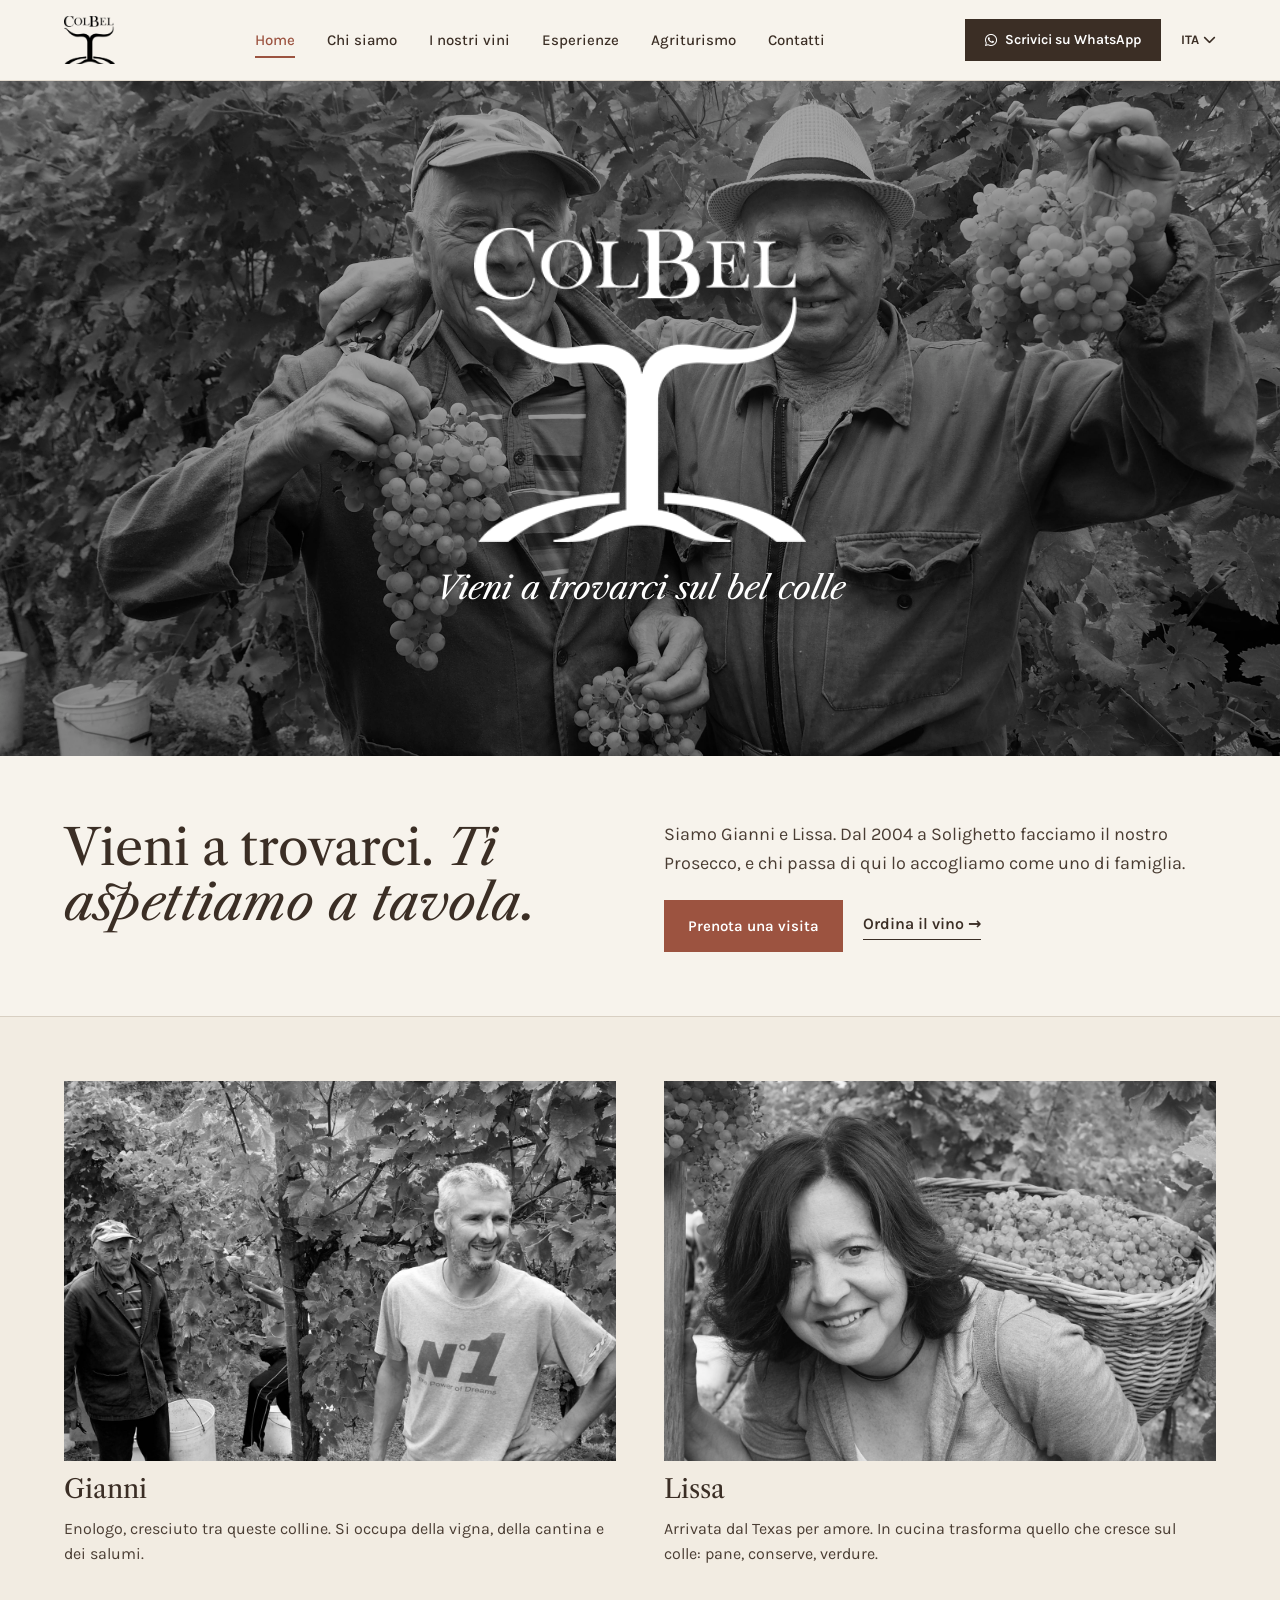
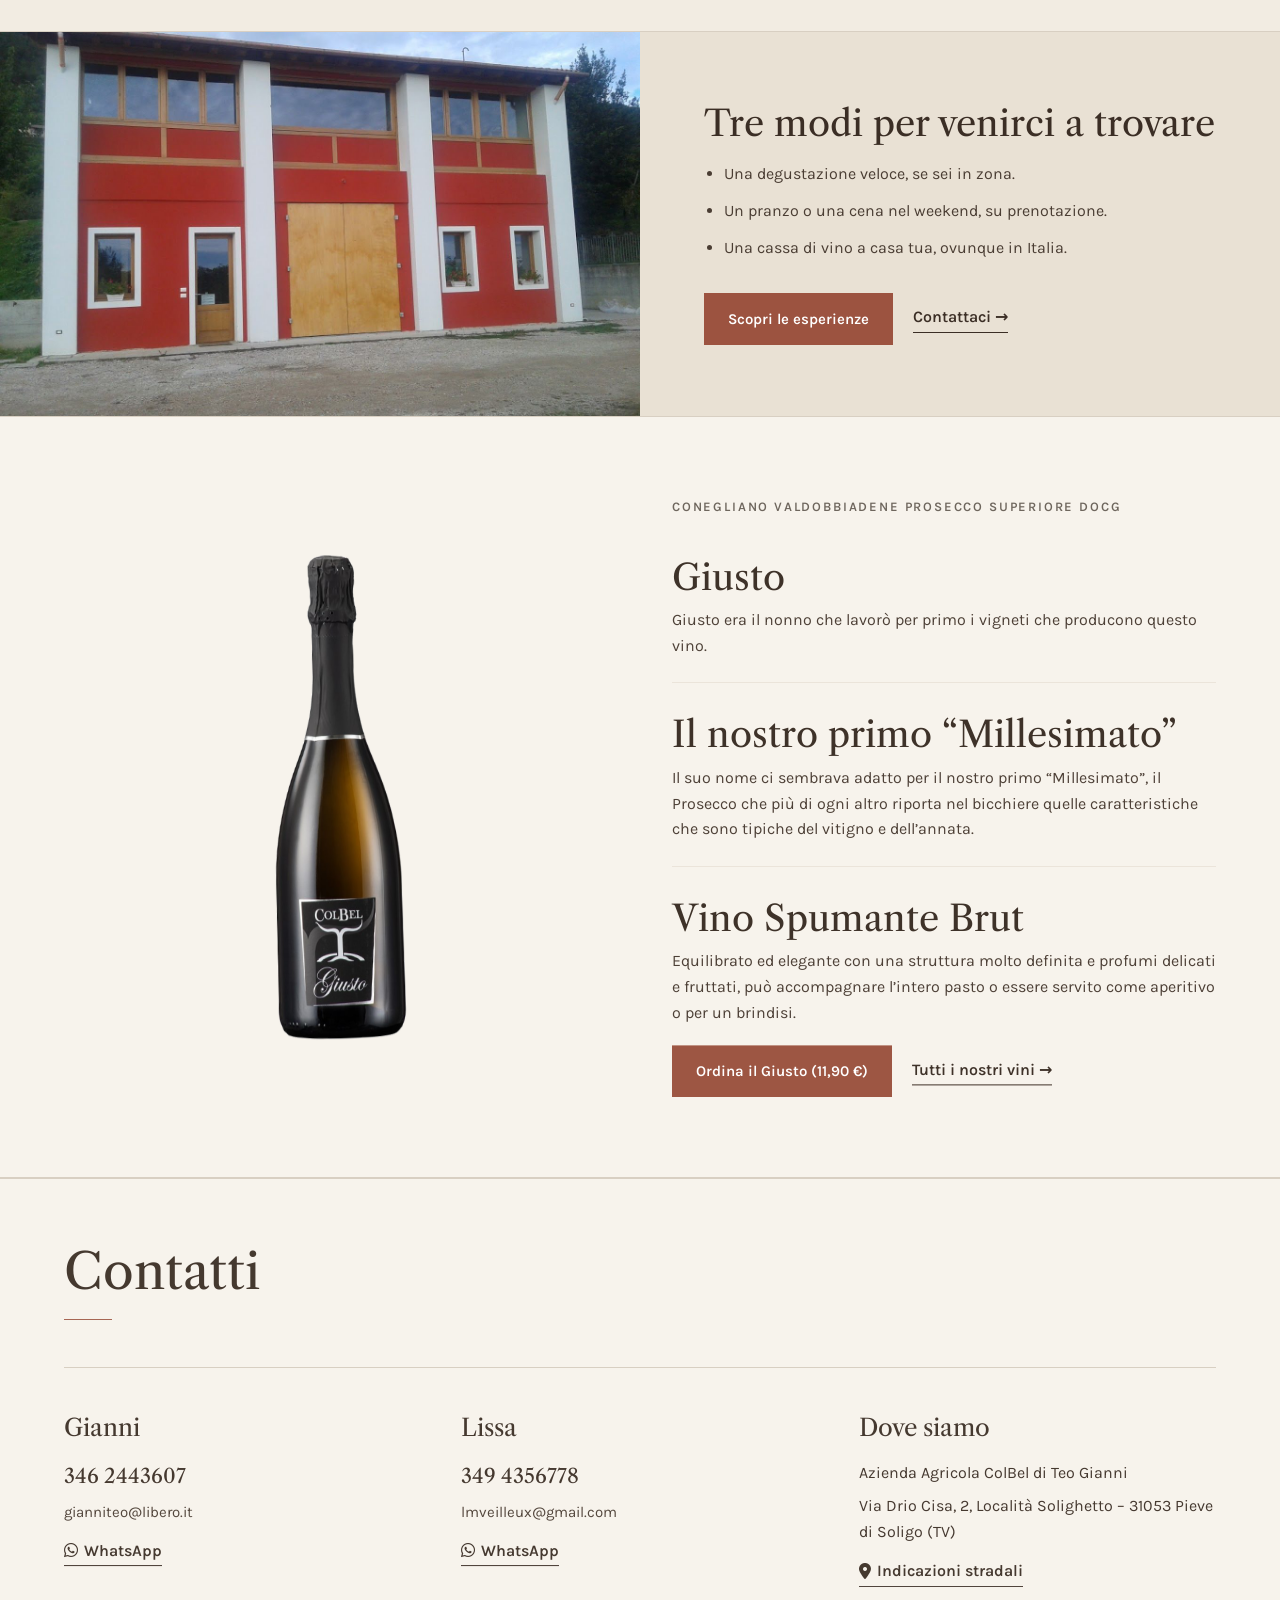
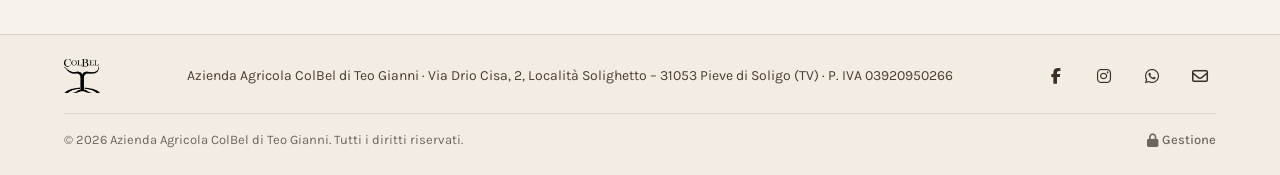
<file: index.html>
<!DOCTYPE html>
<html lang="it">
<head>
  <meta charset="UTF-8" />
  <meta name="viewport" content="width=device-width, initial-scale=1.0" />
  <title>ColBel Vineyards and Winery – Una tradizione, un’emozione</title>
  <meta name="description" content="ColBel Vineyards and Winery – Una tradizione, un’emozione. Via Drio Cisa, 2 – Loc. Solighetto, 31053 Pieve di Soligo (TV)." />
  <meta property="og:type" content="website" />
  <meta property="og:site_name" content="ColBel Vineyards and Winery" />
  <meta property="og:title" content="ColBel Vineyards and Winery – Una tradizione, un’emozione" />
  <meta property="og:description" content="ColBel Vineyards and Winery – Una tradizione, un’emozione. Via Drio Cisa, 2 – Loc. Solighetto, 31053 Pieve di Soligo (TV)." />
  <meta property="og:locale" content="it_IT" />
  <meta name="theme-color" content="#0a0908" />
  <link rel="icon" type="image/png" href="assets/images/logo.png" />
  <link rel="preconnect" href="https://fonts.googleapis.com" />
  <link rel="preconnect" href="https://fonts.gstatic.com" crossorigin />
  <link rel="stylesheet" href="https://fonts.googleapis.com/css2?family=Karla:ital,wght@0,300;0,400;0,500;0,600;0,700;1,400&family=Libre+Caslon+Text:ital,wght@0,400;0,700;1,400&display=swap" />
  <link rel="stylesheet" href="https://cdnjs.cloudflare.com/ajax/libs/font-awesome/6.5.1/css/all.min.css" />
  <link rel="stylesheet" href="assets/css/casa.css" />
  <script type="application/ld+json">{"@context":"https://schema.org","@type":"Winery","name":"ColBel Vineyards and Winery","legalName":"Azienda Agricola ColBel di Teo Gianni","slogan":"Una tradizione, un’emozione","url":"https://colbelwine.com/","logo":"https://colbelwine.com/assets/images/logo.png","email":"lissa@colbelwine.com","telephone":["+39 346 2443607","+39 349 4356778"],"vatID":"IT03920950266","address":{"@type":"PostalAddress","streetAddress":"Via Drio Cisa, 2, Località Solighetto","postalCode":"31053","addressLocality":"Pieve di Soligo","addressRegion":"TV","addressCountry":"IT"},"sameAs":["https://www.facebook.com/people/AA-Colbel-C-V-Prosecco-DOCG/100054377224427/","https://www.instagram.com/colbel_wine/"]}</script>
  <script>document.documentElement.classList.add('js');</script>
</head>
<body>

  <!-- ==================== HEADER ==================== -->
  <header class="site-header">
    <a href="index.html" class="brand" aria-label="ColBel – Home">
      <img src="assets/images/logo.png" alt="ColBel" />
    </a>
    <nav class="main-nav" id="mainNav" aria-label="Menu principale">
      <a href="index.html" class="nav-link active"><span data-i18n="nav_home">Home</span></a>
      <a href="storia.html" class="nav-link"><span data-i18n="nav_about">Chi siamo</span></a>
      <a href="vini.html" class="nav-link"><span data-i18n="nav_wines">I nostri vini</span></a>
      <a href="esperienze.html" class="nav-link"><span data-i18n="nav_experiences">Esperienze</span></a>
      <a href="agriturismo.html" class="nav-link"><span data-i18n="nav_agriturismo">Agriturismo</span></a>
      <a href="contatti.html" class="nav-link"><span data-i18n="nav_contacts">Contatti</span></a>
    </nav>
    <div class="header-tools">
      <a href="https://wa.me/393462443607" target="_blank" rel="noopener" class="header-cta-btn"><i class="fa-brands fa-whatsapp"></i> <span>Scrivici su WhatsApp</span></a>
      <div class="lang-menu" id="langMenu">
        <button type="button" class="lang-current" id="langCurrent" aria-haspopup="true" aria-expanded="false"><span id="langCurrentLabel">ITA</span> <i class="fa-solid fa-chevron-down"></i></button>
        <div class="lang-list" role="menu">
          <button class="lang-btn active" data-lang="ita" role="menuitem">Italiano</button>
          <button class="lang-btn" data-lang="eng" role="menuitem">English</button>
        </div>
      </div>
      <button class="menu-toggle" id="mobileNavToggle" aria-label="Apri il menu"><span></span><span></span></button>
    </div>
  </header>

  <div class="menu-overlay" id="menuOverlay" aria-hidden="true">
    <nav aria-label="Menu">
        <a href="index.html" data-i18n="nav_home">Home</a>
        <a href="storia.html" data-i18n="nav_about">Chi siamo</a>
        <a href="vini.html" data-i18n="nav_wines">I nostri vini</a>
        <a href="esperienze.html" data-i18n="nav_experiences">Esperienze</a>
        <a href="agriturismo.html" data-i18n="nav_agriturismo">Agriturismo</a>
        <a href="contatti.html" data-i18n="nav_contacts">Contatti</a>
    </nav>
    <div class="menu-foot">
      <div class="lang-toggle drawer-lang-toggle">
        <button class="lang-btn active" data-lang="ita">ITA</button>
        <button class="lang-btn" data-lang="eng">ENG</button>
      </div>
      <a href="https://wa.me/393462443607" class="link" target="_blank" rel="noopener" data-cb-wa="gianni"><i class="fa-brands fa-whatsapp"></i> WhatsApp</a>
    </div>
  </div>

  <main id="top" data-page="index">

    <!-- 1. Apertura: foto a tutto schermo, logo grande al centro e frase -->
    <section class="hero-full" id="home">
      <div class="hero-full__bg"><img src="assets/images/p9201811-2.jpg" alt="Vendemmia sulle colline di ColBel" data-cb-src="impostazioni.hero_immagine" data-cb-pos="impostazioni.hero_immagine_pos" data-cb-label="Foto di apertura" fetchpriority="high" /></div>
      <div class="hero-full__shade"></div>
      <div class="hero-full__content">
        <h1 class="hero-full__title"><img src="assets/images/logoesteso.png" alt="ColBel Vineyards and Winery" class="hero-logo" /></h1>
        <p class="hero-claim">Vieni a trovarci sul bel colle</p>
      </div>
    </section>

    
    
    <!-- 2. Vieni a trovarci: Sezione editoriale D-finale -->
    <section class="home-intro" id="vieni-a-trovarci">
      <h2>Vieni a trovarci. <span>Ti aspettiamo a tavola.</span></h2>
      <div class="home-intro-copy">
        <p>Siamo Gianni e Lissa. Dal 2004 a Solighetto facciamo il nostro Prosecco, e chi passa di qui lo accogliamo come uno di famiglia.</p>
        <div class="home-intro-actions">
          <a href="esperienze.html" class="btn">Prenota una visita</a>
          <a href="vini.html" class="link">Ordina il vino &rarr;</a>
        </div>
      </div>
    </section>

    <!-- 3. Persone in Bianco e Nero: Gianni e Lissa (D-finale) -->
    <section class="home-people" id="chi-siamo">
      <div class="person-card">
        <img src="assets/images/df-gianni.jpg" alt="Gianni durante la vendemmia" class="bw" />
        <h3>Gianni</h3>
        <p>Enologo, cresciuto tra queste colline. Si occupa della vigna, della cantina e dei salumi.</p>
      </div>
      <div class="person-card">
        <img src="assets/images/df-lissa.jpg" alt="Lissa tra le vigne" class="bw" />
        <h3>Lissa</h3>
        <p>Arrivata dal Texas per amore. In cucina trasforma quello che cresce sul colle: pane, conserve, verdure.</p>
      </div>
    </section>

    <!-- 4. Tre modi per venirci a trovare (Blocco contrasto #E9E1D4 D-finale) -->
    <section class="home-ways" id="modi">
      <img src="assets/images/df-sala.jpg" alt="La sala degustazione ColBel" />
      <div class="home-ways-copy">
        <h3>Tre modi per venirci a trovare</h3>
        <ul>
          <li>Una degustazione veloce, se sei in zona.</li>
          <li>Un pranzo o una cena nel weekend, su prenotazione.</li>
          <li>Una cassa di vino a casa tua, ovunque in Italia.</li>
        </ul>
        <div class="home-intro-actions" style="margin-top: 14px;">
          <a href="esperienze.html" class="btn">Scopri le esperienze</a>
          <a href="contatti.html" class="link">Contattaci &rarr;</a>
        </div>
      </div>
    </section>

    <!-- 5. Momento fermo: la bottiglia Giusto che ruota -->
    <section class="bottle-scroll" id="bottiglia" aria-label="Giusto">
      <div class="bottle-story">
        <div class="bottle-stage" id="bottleStage" data-frames="0" data-frames-src="assets/bottiglia/giusto-{n}.webp" data-frames-pad="4">
          <img class="bottle-img" src="assets/images/bottiglie/giusto.png" alt="Giusto Millesimato Prosecco Superiore DOCG" data-cb-src="scrollytelling.immagine_bottiglia" data-cb-label="Bottiglia (PNG trasparente)" />
        </div>
        <div class="story-steps">
          <span class="eyebrow" data-cb="scrollytelling.titolo_sezione" data-cb-label="Titolo della sezione">Conegliano Valdobbiadene Prosecco Superiore DOCG</span>
          <article class="story-step is-first" data-step="0">
            <h3 class="h2" data-cb="scrollytelling.step.0.titolo" data-cb-label="Titolo">Giusto</h3>
            <p class="text" data-cb="scrollytelling.step.0.testo" data-cb-label="Testo">Giusto era il nonno che lavorò per primo i vigneti che producono questo vino.</p>
          </article>
          <article class="story-step" data-step="1">
            <h3 class="h2" data-cb="scrollytelling.step.1.titolo" data-cb-label="Titolo">Il nostro primo “Millesimato”</h3>
            <p class="text" data-cb="scrollytelling.step.1.testo" data-cb-label="Testo">Il suo nome ci sembrava adatto per il nostro primo “Millesimato”, il Prosecco che più di ogni altro riporta nel bicchiere quelle caratteristiche che sono tipiche del vitigno e dell’annata.</p>
          </article>
          <article class="story-step" data-step="2">
            <h3 class="h2" data-cb="scrollytelling.step.2.titolo" data-cb-label="Titolo">Vino Spumante Brut</h3>
            <p class="text" data-cb="scrollytelling.step.2.testo" data-cb-label="Testo">Equilibrato ed elegante con una struttura molto definita e profumi delicati e fruttati, può accompagnare l’intero pasto o essere servito come aperitivo o per un brindisi.</p>
            <div class="home-intro-actions" style="margin-top: 20px;">
              <button type="button" class="btn" onclick="openOrderModal('Giusto – Prosecco Superiore DOCG Millesimato Brut', 11.90)">Ordina il Giusto (11,90 €)</button>
              <a href="vini.html" class="link">Tutti i nostri vini &rarr;</a>
            </div>
          </article>
        </div>
      </div>
    </section>

    <!-- 6. Sezione Contatti in fondo (ben staccata dai numeri, senza spazi vuoti prima del footer) -->
    <section class="contact-block" id="contatti-blocco">
      <div class="cb-head" data-reveal>
        <h2 class="cb-title" data-i18n="nav_contacts">Contatti</h2>
        <span class="cb-rule" aria-hidden="true"></span>
        <p class="text cb-intro" data-cb="impostazioni.testi_sezioni.contatti_home" data-cb-label="Testo sopra i contatti"></p>
      </div>
      <div class="cb-people">
        <div class="cb-person" data-reveal>
          <strong class="cb-name" data-cb="contatti.gianni.nome">Gianni</strong>
          <a class="cb-phone" href="tel:+393462443607" data-cb-tel="gianni"><span data-cb="contatti.gianni.telefono">346 2443607</span></a>
          <a class="cb-mail" href="mailto:gianniteo@libero.it" data-cb="contatti.gianni.email">gianniteo@libero.it</a>
          <a href="https://wa.me/393462443607" class="link" target="_blank" rel="noopener" data-cb-wa="gianni"><i class="fa-brands fa-whatsapp"></i> <span>WhatsApp</span></a>
        </div>
        <div class="cb-person" data-reveal>
          <strong class="cb-name" data-cb="contatti.lissa.nome">Lissa</strong>
          <a class="cb-phone" href="tel:+393494356778" data-cb-tel="lissa"><span data-cb="contatti.lissa.telefono">349 4356778</span></a>
          <a class="cb-mail" href="mailto:lmveilleux@gmail.com" data-cb="contatti.lissa.email">lmveilleux@gmail.com</a>
          <a href="https://wa.me/393494356778" class="link" target="_blank" rel="noopener" data-cb-wa="lissa"><i class="fa-brands fa-whatsapp"></i> <span>WhatsApp</span></a>
        </div>
        <div class="cb-person cb-where" data-reveal>
          <strong class="cb-name" data-i18n="cb_where">Dove siamo</strong>
          <span class="cb-addr" data-cb="contatti.azienda.nome">Azienda Agricola ColBel di Teo Gianni</span>
          <span class="cb-addr" data-cb="contatti.azienda.indirizzo">Via Drio Cisa, 2, Località Solighetto – 31053 Pieve di Soligo (TV)</span>
          <a href="https://www.google.com/maps/search/?api=1&amp;query=ColBel+Via+Drio+Cisa+2+Solighetto+Pieve+di+Soligo" class="link" target="_blank" rel="noopener"><i class="fa-solid fa-location-dot"></i> <span data-i18n="cb_directions">Indicazioni stradali</span></a>
        </div>
      </div>
    </section>

  </main>

  <!-- ==================== FOOTER (minimal: due righe) ==================== -->
  <footer class="site-footer" id="footer">
    <div class="fm-main">
      <a href="index.html" class="fm-logo" aria-label="ColBel – Home"><img src="assets/images/logo.png" alt="ColBel Vineyards and Winery" loading="lazy" /></a>
      <address class="fm-legal">
        <span>Azienda Agricola ColBel di Teo Gianni · Via Drio Cisa, 2, Località Solighetto – 31053 Pieve di Soligo (TV) · P. IVA <span data-cb="impostazioni.partita_iva" data-cb-label="Partita IVA">03920950266</span></span>
      </address>
      <div class="fm-social">
        <a href="https://www.facebook.com/people/AA-Colbel-C-V-Prosecco-DOCG/100054377224427/" target="_blank" rel="noopener" aria-label="Facebook" data-cb-social="facebook"><i class="fa-brands fa-facebook-f"></i></a>
        <a href="https://www.instagram.com/colbel_wine/?hl=it" target="_blank" rel="noopener" aria-label="Instagram" data-cb-social="instagram"><i class="fa-brands fa-instagram"></i></a>
        <a href="https://wa.me/393462443607" target="_blank" rel="noopener" aria-label="WhatsApp" data-cb-wa="gianni"><i class="fa-brands fa-whatsapp"></i></a>
        <a href="mailto:lissa@colbelwine.com" aria-label="Email"><i class="fa-regular fa-envelope"></i></a>
      </div>
    </div>
    <div class="fm-bottom">
      <span data-cb="impostazioni.testo_footer">© 2026 Azienda Agricola ColBel di Teo Gianni. Tutti i diritti riservati.</span>
      <a href="admin/" class="fm-admin"><i class="fa-solid fa-lock"></i> Gestione</a>
    </div>
  </footer>

  <!-- ==================== MODALE ORDINE ==================== -->
  <div id="orderModal" class="modal-backdrop" aria-hidden="true">
    <div class="modal-content" role="dialog" aria-modal="true" aria-labelledby="modalWineTitle">
      <button class="modal-close-btn" aria-label="Chiudi">&times;</button>
      <span class="eyebrow" data-i18n="modal_label">Ordine diretto dalla cantina</span>
      <h3 id="modalWineTitle" class="h3">Prosecco Superiore</h3>
      <p id="modalWinePrice" class="modal-price">11,90 € / bottiglia</p>

      <div class="qty">
        <span class="small" data-i18n="modal_qty">Quantità (minimo 6 bottiglie)</span>
        <div class="qty-stepper-wrap">
          <button type="button" class="qty-step-btn" id="qtyMinus" aria-label="Meno 6 bottiglie"><i class="fa-solid fa-minus"></i></button>
          <input type="number" id="bottleQty" class="qty-input-field" value="6" min="6" step="6" readonly />
          <button type="button" class="qty-step-btn" id="qtyPlus" aria-label="Più 6 bottiglie"><i class="fa-solid fa-plus"></i></button>
        </div>
        <div class="qty-presets">
          <button type="button" class="preset-pill active" data-qty="6">6 · 1 cassa</button>
          <button type="button" class="preset-pill" data-qty="12">12 · 2 casse</button>
          <button type="button" class="preset-pill" data-qty="24">24 · 4 casse</button>
        </div>
      </div>

      <p id="modalTotalCalc" class="modal-total">Totale indicativo: 71,40 € (IVA incl.)</p>
      <p class="small" data-i18n="modal_hint">Scegli come inviarci la richiesta: ti rispondiamo con le istruzioni per pagamento e spedizione.</p>

      <div class="modal-actions">
        <a id="btnWaGianni" href="#" target="_blank" rel="noopener" class="btn btn--block"><i class="fa-brands fa-whatsapp"></i> <span data-i18n="modal_wa_gianni">Invia a Gianni</span></a>
        <a id="btnWaLissa" href="#" target="_blank" rel="noopener" class="btn btn--block"><i class="fa-brands fa-whatsapp"></i> <span data-i18n="modal_wa_lissa">Invia a Lissa</span></a>
        <a id="btnEmailOrder" href="#" class="link" style="align-self:center"><span data-i18n="modal_email">Oppure via email</span></a>
      </div>
    </div>
  </div>

  <!-- ==================== AZIONI RAPIDE (MOBILE) ==================== -->
  <aside class="mobile-bottom-bar" aria-label="Azioni rapide">
    <a href="tel:+393462443607" class="bottom-bar-action" data-cb-tel="gianni"><i class="fa-solid fa-phone"></i><span data-i18n="mob_call">Chiama</span></a>
    <a href="https://wa.me/393462443607?text=Buongiorno%20ColBel,%20vorrei%20informazioni" target="_blank" rel="noopener" class="bottom-bar-action" data-cb-wa="gianni" data-cb-wa-msg="Buongiorno ColBel, vorrei informazioni"><i class="fa-brands fa-whatsapp"></i><span>WhatsApp</span></a>
    <button type="button" class="bottom-bar-action cta" id="dockOrderBtn" onclick="openOrderModal('Giusto – Prosecco Superiore DOCG Millesimato Brut', 11.90)"><i class="fa-solid fa-wine-bottle"></i><span data-i18n="mob_order">Ordina</span></button>
  </aside>

  <script src="assets/js/vendor/gsap.min.js"></script>
  <script src="assets/js/vendor/ScrollTrigger.min.js"></script>
  <script src="assets/js/vendor/lenis.min.js"></script>
  <script src="assets/js/content.js"></script>
  <script src="assets/js/casa.js"></script>
</body>
</html>
</file>
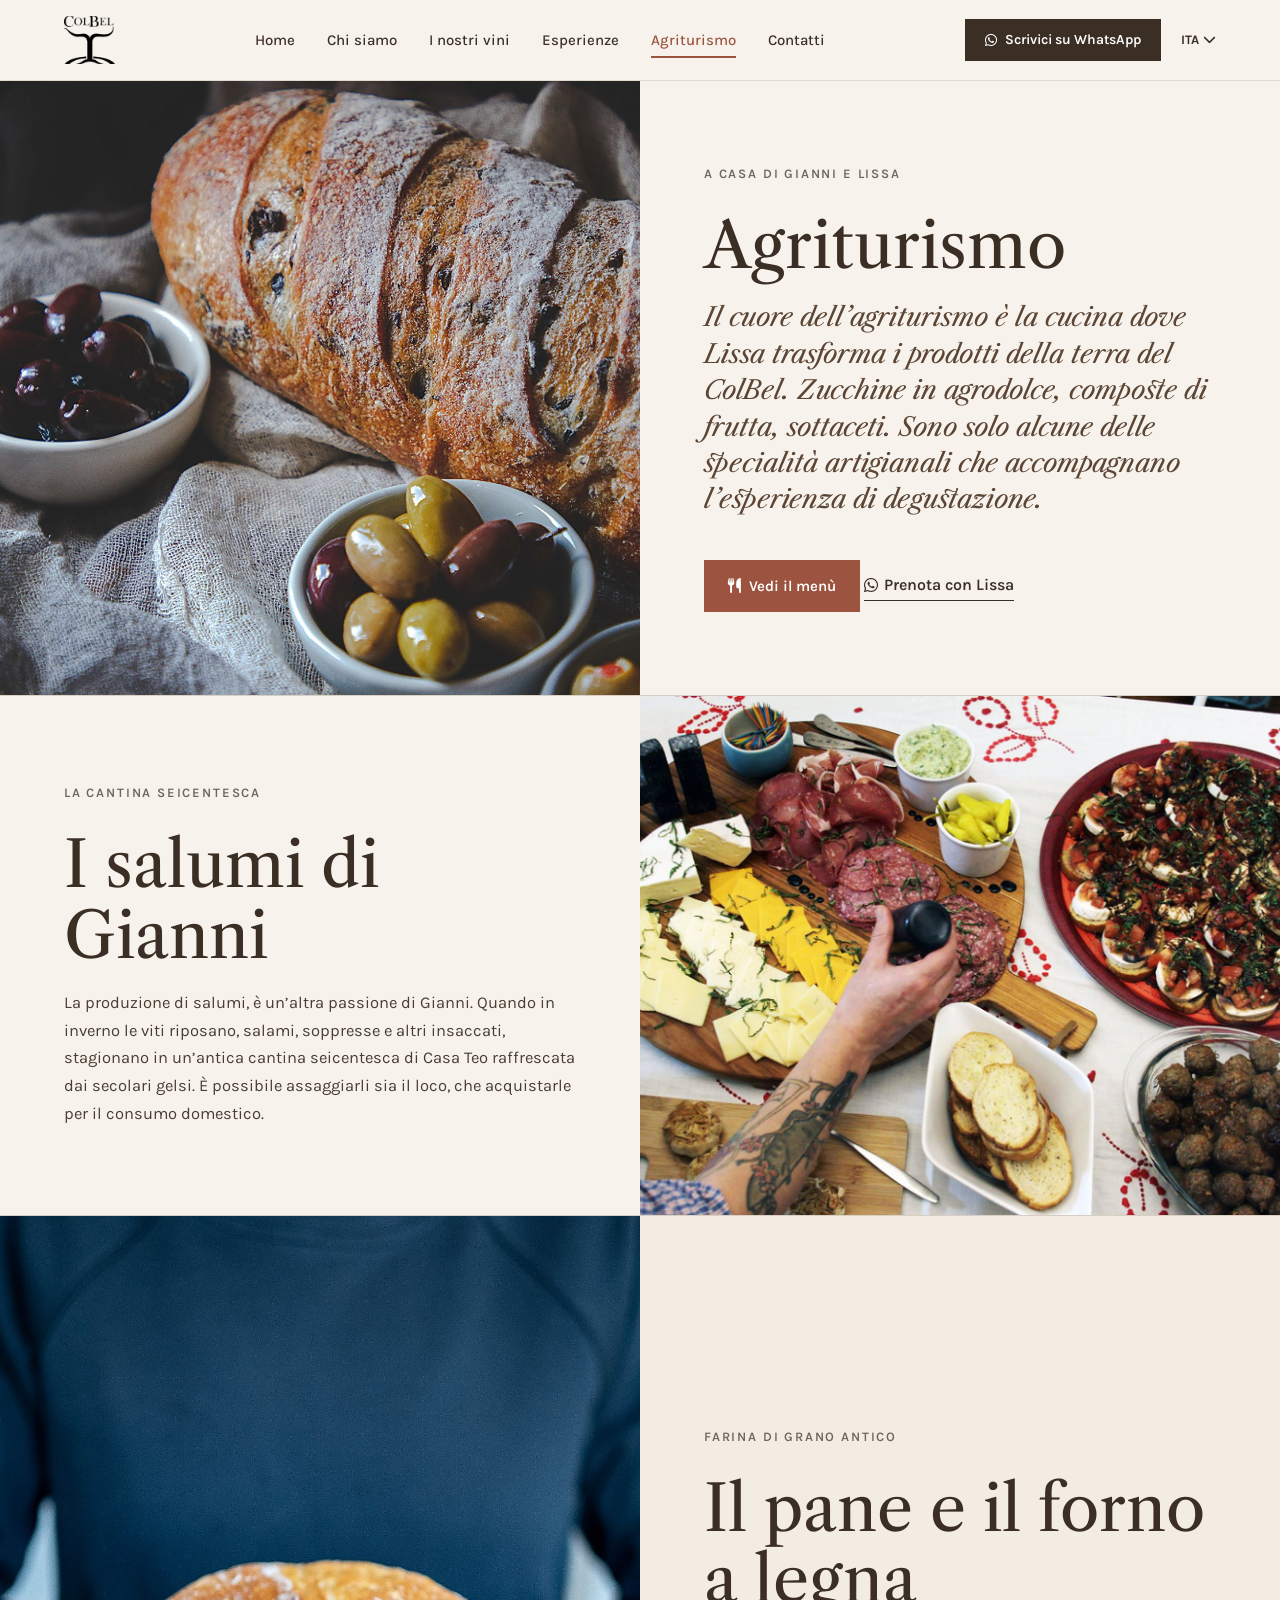
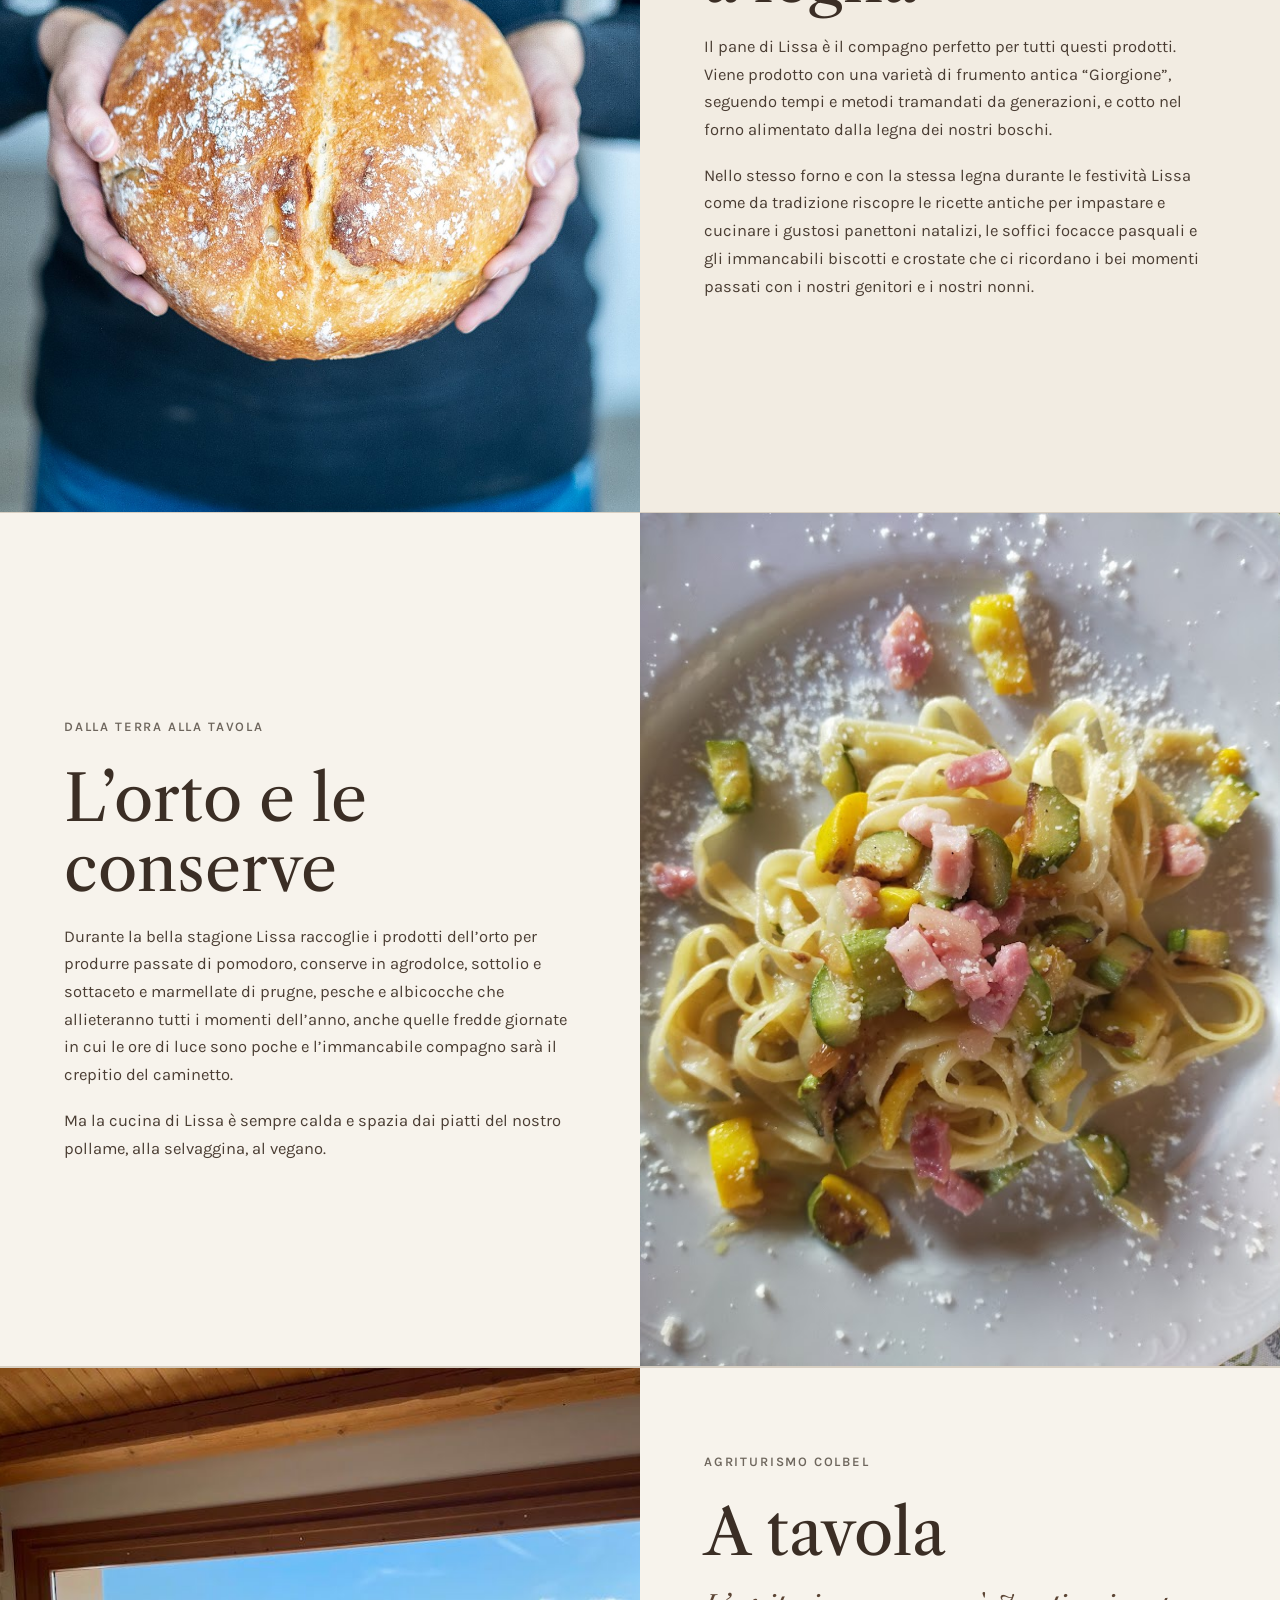
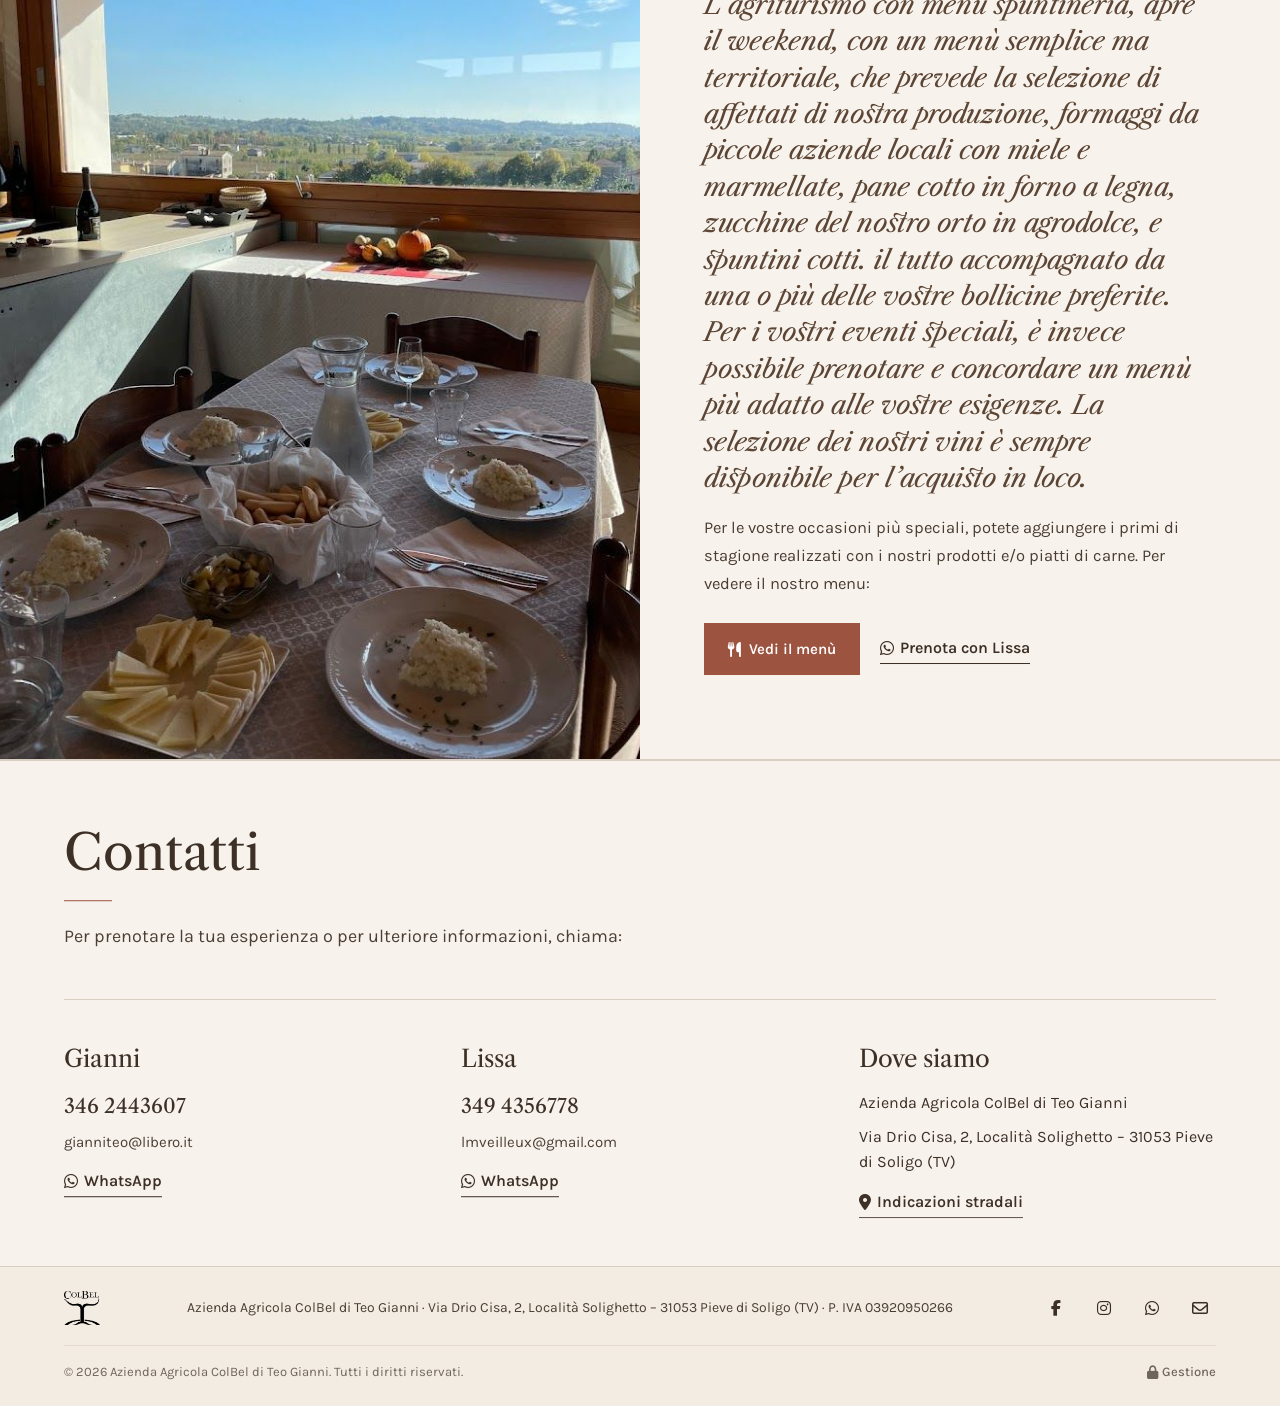
<file: agriturismo.html>
<!DOCTYPE html>
<html lang="it">
<head>
  <meta charset="UTF-8" />
  <meta name="viewport" content="width=device-width, initial-scale=1.0" />
  <title>Agriturismo – ColBel Vineyards and Winery</title>
  <meta name="description" content="Il cuore dell’agriturismo è la cucina dove Lissa trasforma i prodotti della terra del ColBel." />
  <meta property="og:type" content="website" />
  <meta property="og:site_name" content="ColBel Vineyards and Winery" />
  <meta property="og:title" content="Agriturismo – ColBel Vineyards and Winery" />
  <meta property="og:description" content="Il cuore dell’agriturismo è la cucina dove Lissa trasforma i prodotti della terra del ColBel." />
  <meta property="og:locale" content="it_IT" />
  <meta name="theme-color" content="#0a0908" />
  <link rel="icon" type="image/png" href="assets/images/logo.png" />
  <link rel="preconnect" href="https://fonts.googleapis.com" />
  <link rel="preconnect" href="https://fonts.gstatic.com" crossorigin />
  <link rel="stylesheet" href="https://fonts.googleapis.com/css2?family=Karla:ital,wght@0,300;0,400;0,500;0,600;0,700;1,400&family=Libre+Caslon+Text:ital,wght@0,400;0,700;1,400&display=swap" />
  <link rel="stylesheet" href="https://cdnjs.cloudflare.com/ajax/libs/font-awesome/6.5.1/css/all.min.css" />
  <link rel="stylesheet" href="assets/css/casa.css" />
  <script type="application/ld+json">{"@context":"https://schema.org","@type":"Winery","name":"ColBel Vineyards and Winery","legalName":"Azienda Agricola ColBel di Teo Gianni","slogan":"Una tradizione, un’emozione","url":"https://colbelwine.com/","logo":"https://colbelwine.com/assets/images/logo.png","email":"lissa@colbelwine.com","telephone":["+39 346 2443607","+39 349 4356778"],"vatID":"IT03920950266","address":{"@type":"PostalAddress","streetAddress":"Via Drio Cisa, 2, Località Solighetto","postalCode":"31053","addressLocality":"Pieve di Soligo","addressRegion":"TV","addressCountry":"IT"},"sameAs":["https://www.facebook.com/people/AA-Colbel-C-V-Prosecco-DOCG/100054377224427/","https://www.instagram.com/colbel_wine/"]}</script>
  <script>document.documentElement.classList.add('js');</script>
</head>
<body>

  <!-- ==================== HEADER ==================== -->
  <header class="site-header">
    <a href="index.html" class="brand" aria-label="ColBel – Home">
      <img src="assets/images/logo.png" alt="ColBel" />
    </a>
    <nav class="main-nav" id="mainNav" aria-label="Menu principale">
      <a href="index.html" class="nav-link"><span data-i18n="nav_home">Home</span></a>
      <a href="storia.html" class="nav-link"><span data-i18n="nav_about">Chi siamo</span></a>
      <a href="vini.html" class="nav-link"><span data-i18n="nav_wines">I nostri vini</span></a>
      <a href="esperienze.html" class="nav-link"><span data-i18n="nav_experiences">Esperienze</span></a>
      <a href="agriturismo.html" class="nav-link active"><span data-i18n="nav_agriturismo">Agriturismo</span></a>
      <a href="contatti.html" class="nav-link"><span data-i18n="nav_contacts">Contatti</span></a>
    </nav>
    <div class="header-tools">
      <a href="https://wa.me/393462443607" target="_blank" rel="noopener" class="header-cta-btn"><i class="fa-brands fa-whatsapp"></i> <span>Scrivici su WhatsApp</span></a>
      <div class="lang-menu" id="langMenu">
        <button type="button" class="lang-current" id="langCurrent" aria-haspopup="true" aria-expanded="false"><span id="langCurrentLabel">ITA</span> <i class="fa-solid fa-chevron-down"></i></button>
        <div class="lang-list" role="menu">
          <button class="lang-btn active" data-lang="ita" role="menuitem">Italiano</button>
          <button class="lang-btn" data-lang="eng" role="menuitem">English</button>
        </div>
      </div>
      <button class="menu-toggle" id="mobileNavToggle" aria-label="Apri il menu"><span></span><span></span></button>
    </div>
  </header>

  <div class="menu-overlay" id="menuOverlay" aria-hidden="true">
    <nav aria-label="Menu">
        <a href="index.html" data-i18n="nav_home">Home</a>
        <a href="storia.html" data-i18n="nav_about">Chi siamo</a>
        <a href="vini.html" data-i18n="nav_wines">I nostri vini</a>
        <a href="esperienze.html" data-i18n="nav_experiences">Esperienze</a>
        <a href="agriturismo.html" data-i18n="nav_agriturismo">Agriturismo</a>
        <a href="contatti.html" data-i18n="nav_contacts">Contatti</a>
    </nav>
    <div class="menu-foot">
      <div class="lang-toggle drawer-lang-toggle">
        <button class="lang-btn active" data-lang="ita">ITA</button>
        <button class="lang-btn" data-lang="eng">ENG</button>
      </div>
      <a href="https://wa.me/393462443607" class="link" target="_blank" rel="noopener" data-cb-wa="gianni"><i class="fa-brands fa-whatsapp"></i> WhatsApp</a>
    </div>
  </div>

  <main id="top" data-page="agriturismo">

    <!-- 1. Hero Spaccato 50/50: Il pane e le olive dell'orto -->
    <section class="page-hero grid">
      <figure class="photo" data-photo><img src="assets/images/stock/pane-olive.jpg" alt="Pane fatto in casa e prodotti dell'agriturismo ColBel" fetchpriority="high" data-cb-src="agriturismo.immagine" data-cb-pos="agriturismo.immagine_pos" data-cb-label="Foto Agriturismo" /></figure>
      <div class="copy copy-left">
        <div class="col" data-reveal>
          <span class="eyebrow">A casa di Gianni e Lissa</span>
          <h1 class="h1" data-cb="agriturismo.titolo">Agriturismo</h1>
          <p class="lead" data-cb="agriturismo.descrizione">Il cuore dell’agriturismo è la cucina dove Lissa trasforma i prodotti della terra del ColBel. Zucchine in agrodolce, composte di frutta, sottaceti. Sono solo alcune delle specialità artigianali che accompagnano l’esperienza di degustazione.</p>
          <div class="actions" style="margin-top: 1.5rem;">
            <a href="https://drive.google.com/file/d/1X7A61adjXPqkHjpULQF5xil_7dh0yKVr/view?usp=sharing" class="btn" target="_blank" rel="noopener" data-cb-href="impostazioni.testi_sezioni.menu_url"><i class="fa-solid fa-utensils"></i> <span data-i18n="agri_menu_btn">Vedi il menù</span></a>
            <a href="https://wa.me/393494356778" class="link" target="_blank" rel="noopener" data-cb-wa="lissa"><i class="fa-brands fa-whatsapp"></i> <span data-i18n="agri_btn">Prenota con Lissa</span></a>
          </div>
        </div>
      </div>
    </section>

    <!-- 2. Capitolo 1: I salumi di Gianni (Testo a sinistra, Foto a destra) -->
    <section class="split-section split-section--right" id="salumi">
      <div class="split-photo">
        <img src="assets/images/stock/tagliere-salumi.jpg" alt="I salumi artigianali di Gianni" loading="lazy" style="object-position:50% 50%" data-cb-src="agriturismo.galleria#foto-2.immagine" data-cb-pos="agriturismo.galleria#foto-2.immagine_pos" data-cb-label="Foto del capitolo" />
      </div>
      <div class="split-copy" data-reveal>
        <div class="col">
          <span class="eyebrow">La cantina seicentesca</span>
          <h2 class="h1" data-cb="agriturismo.galleria#foto-2.titolo" data-cb-label="Titolo del capitolo">I salumi di Gianni</h2>
          <p class="text" data-cb="agriturismo.galleria#foto-2.didascalia" data-cb-label="Paragrafo">La produzione di salumi, è un’altra passione di Gianni. Quando in inverno le viti riposano, salami, soppresse e altri insaccati, stagionano in un’antica cantina seicentesca di Casa Teo raffrescata dai secolari gelsi. È possibile assaggiarli sia in loco, che acquistarli per il consumo domestico.</p>
        </div>
      </div>
    </section>

    <!-- 3. Capitolo 2: Il pane e il forno a legna (Foto a sinistra, Testo a destra) -->
    <section class="split-section split-section--left" id="forno">
      <div class="split-photo">
        <img src="assets/images/stock/mani-pane.jpg" alt="Lissa e la lavorazione del pane con grano antico" loading="lazy" style="object-position:50% 50%" data-cb-src="agriturismo.galleria#foto-1.immagine" data-cb-pos="agriturismo.galleria#foto-1.immagine_pos" data-cb-label="Foto del capitolo" />
      </div>
      <div class="split-copy" data-reveal>
        <div class="col">
          <span class="eyebrow">Farina di grano antico</span>
          <h2 class="h1" data-cb="agriturismo.galleria#foto-1.titolo" data-cb-label="Titolo del capitolo">Il pane e il forno a legna</h2>
          <p class="text" data-cb="agriturismo.galleria#foto-1.didascalia" data-cb-label="Paragrafo">Il pane di Lissa è il compagno perfetto per tutti questi prodotti. Viene prodotto con una varietà di frumento antica “Giorgione”, seguendo tempi e metodi tramandati da generazioni, e cotto nel forno alimentato dalla legna dei nostri boschi.</p>
          <p class="text" data-cb="agriturismo.galleria#foto-5.didascalia" data-cb-label="Paragrafo">Nello stesso forno e con la stessa legna durante le festività Lissa come da tradizione riscopre le ricette antiche per impastare e cucinare i gustosi panettoni natalizi, le soffici focacce pasquali e gli immancabili biscotti e crostate che ci ricordano i bei momenti passati con i nostri genitori e i nostri nonni.</p>
        </div>
      </div>
    </section>

    <!-- 4. Capitolo 3: L’orto e le conserve (Testo a sinistra, Foto a destra) -->
    <section class="split-section split-section--right" id="orto">
      <div class="split-photo">
        <img src="assets/images/IMG20200731193140.jpg" alt="I prodotti dell'orto e le conserve fatte in casa" loading="lazy" style="object-position:50% 50%" data-cb-src="agriturismo.galleria#foto-3.immagine" data-cb-pos="agriturismo.galleria#foto-3.immagine_pos" data-cb-label="Foto del capitolo" />
      </div>
      <div class="split-copy" data-reveal>
        <div class="col">
          <span class="eyebrow">Dalla terra alla tavola</span>
          <h2 class="h1" data-cb="agriturismo.galleria#foto-3.titolo" data-cb-label="Titolo del capitolo">L’orto e le conserve</h2>
          <p class="text" data-cb="agriturismo.galleria#foto-3.didascalia" data-cb-label="Paragrafo">Durante la bella stagione Lissa raccoglie i prodotti dell’orto per produrre passate di pomodoro, conserve in agrodolce, sottolio e sottaceto e marmellate di prugne, pesche e albicocche che allieteranno tutti i momenti dell’anno, anche quelle fredde giornate in cui le ore di luce sono poche e l’immancabile compagno sarà il crepitio del caminetto.</p>
          <p class="text" data-cb="agriturismo.galleria#foto-6.didascalia" data-cb-label="Paragrafo">Ma la cucina di Lissa è sempre calda e spazia dai piatti del nostro pollame, alla selvaggina, al vegano.</p>
        </div>
      </div>
    </section>

    <!-- 5. Sezione finale a tutta larghezza: A tavola (Foto a sinistra, Testo a destra) -->
    <section class="final-split-section" id="a-tavola">
      <figure class="final-photo"><img src="assets/images/web/sala-vista.jpg" alt="Sala degustazione con vista sulle colline" loading="lazy" /></figure>
      <div class="final-copy" data-reveal>
        <div class="col">
          <span class="eyebrow">Agriturismo ColBel</span>
          <h2 class="h1" data-i18n="agri_menu_title">A tavola</h2>
          <p class="lead" data-cb="agriturismo.spuntineria">L’agriturismo con menù spuntineria apre il weekend, con un menù semplice ma territoriale, che prevede la selezione di affettati di nostra produzione, formaggi da piccole aziende locali con miele e marmellate, pane cotto in forno a legna, zucchine del nostro orto in agrodolce, e spuntini caldi, il tutto accompagnato dalle tue bollicine preferite.</p>
          <p class="text"><span data-cb="impostazioni.testi_sezioni.agriturismo_menu">Per le tue occasioni più speciali, puoi concordare i primi di stagione realizzati con i nostri prodotti o piatti di carne della tradizione.</span></p>
          <div class="actions">
            <a href="https://drive.google.com/file/d/1X7A61adjXPqkHjpULQF5xil_7dh0yKVr/view?usp=sharing" class="btn" target="_blank" rel="noopener" data-cb-href="impostazioni.testi_sezioni.menu_url"><i class="fa-solid fa-utensils"></i> <span data-i18n="agri_menu_btn">Vedi il menù</span></a>
            <a href="https://wa.me/393494356778" class="link" target="_blank" rel="noopener" data-cb-wa="lissa"><i class="fa-brands fa-whatsapp"></i> <span data-i18n="agri_btn">Prenota con Lissa</span></a>
          </div>
        </div>
      </div>
    </section>

    <section class="contact-block" id="contatti-blocco">
      <div class="cb-head" data-reveal>
        <h2 class="cb-title" data-i18n="nav_contacts">Contatti</h2>
        <span class="cb-rule" aria-hidden="true"></span>
        <p class="text cb-intro" data-cb="impostazioni.testi_sezioni.contatti_agriturismo" data-cb-label="Testo sopra i contatti">Per prenotare la tua esperienza o per qualsiasi informazione, puoi chiamarci:</p>
      </div>
      <div class="cb-people">
        <div class="cb-person" data-reveal>
          <strong class="cb-name" data-cb="contatti.gianni.nome">Gianni</strong>
          <a class="cb-phone" href="tel:+393462443607" data-cb-tel="gianni"><span data-cb="contatti.gianni.telefono">346 2443607</span></a>
          <a class="cb-mail" href="mailto:gianniteo@libero.it" data-cb="contatti.gianni.email">gianniteo@libero.it</a>
          <a href="https://wa.me/393462443607" class="link" target="_blank" rel="noopener" data-cb-wa="gianni"><i class="fa-brands fa-whatsapp"></i> <span>WhatsApp</span></a>
        </div>
        <div class="cb-person" data-reveal>
          <strong class="cb-name" data-cb="contatti.lissa.nome">Lissa</strong>
          <a class="cb-phone" href="tel:+393494356778" data-cb-tel="lissa"><span data-cb="contatti.lissa.telefono">349 4356778</span></a>
          <a class="cb-mail" href="mailto:lmveilleux@gmail.com" data-cb="contatti.lissa.email">lmveilleux@gmail.com</a>
          <a href="https://wa.me/393494356778" class="link" target="_blank" rel="noopener" data-cb-wa="lissa"><i class="fa-brands fa-whatsapp"></i> <span>WhatsApp</span></a>
        </div>
        <div class="cb-person cb-where" data-reveal>
          <strong class="cb-name" data-i18n="cb_where">Dove siamo</strong>
          <span class="cb-addr" data-cb="contatti.azienda.nome">Azienda Agricola ColBel di Teo Gianni</span>
          <span class="cb-addr" data-cb="contatti.azienda.indirizzo">Via Drio Cisa, 2, Località Solighetto – 31053 Pieve di Soligo (TV)</span>
          <a href="https://www.google.com/maps/search/?api=1&amp;query=ColBel+Via+Drio+Cisa+2+Solighetto+Pieve+di+Soligo" class="link" target="_blank" rel="noopener"><i class="fa-solid fa-location-dot"></i> <span data-i18n="cb_directions">Indicazioni stradali</span></a>
        </div>
      </div>
    </section>

  </main>

  <!-- ==================== FOOTER (minimal: due righe) ==================== -->
  <footer class="site-footer" id="footer">
    <div class="fm-main">
      <a href="index.html" class="fm-logo" aria-label="ColBel – Home"><img src="assets/images/logo.png" alt="ColBel Vineyards and Winery" loading="lazy" /></a>
      <address class="fm-legal">
        <span>Azienda Agricola ColBel di Teo Gianni · Via Drio Cisa, 2, Località Solighetto – 31053 Pieve di Soligo (TV) · P. IVA <span data-cb="impostazioni.partita_iva" data-cb-label="Partita IVA">03920950266</span></span>
      </address>
      <div class="fm-social">
        <a href="https://www.facebook.com/people/AA-Colbel-C-V-Prosecco-DOCG/100054377224427/" target="_blank" rel="noopener" aria-label="Facebook" data-cb-social="facebook"><i class="fa-brands fa-facebook-f"></i></a>
        <a href="https://www.instagram.com/colbel_wine/?hl=it" target="_blank" rel="noopener" aria-label="Instagram" data-cb-social="instagram"><i class="fa-brands fa-instagram"></i></a>
        <a href="https://wa.me/393462443607" target="_blank" rel="noopener" aria-label="WhatsApp" data-cb-wa="gianni"><i class="fa-brands fa-whatsapp"></i></a>
        <a href="mailto:lissa@colbelwine.com" aria-label="Email"><i class="fa-regular fa-envelope"></i></a>
      </div>
    </div>
    <div class="fm-bottom">
      <span data-cb="impostazioni.testo_footer">© 2026 Azienda Agricola ColBel di Teo Gianni. Tutti i diritti riservati.</span>
      <a href="admin/" class="fm-admin"><i class="fa-solid fa-lock"></i> Gestione</a>
    </div>
  </footer>

  <!-- ==================== MODALE ORDINE ==================== -->
  <div id="orderModal" class="modal-backdrop" aria-hidden="true">
    <div class="modal-content" role="dialog" aria-modal="true" aria-labelledby="modalWineTitle">
      <button class="modal-close-btn" aria-label="Chiudi">&times;</button>
      <span class="eyebrow" data-i18n="modal_label">Ordine diretto dalla cantina</span>
      <h3 id="modalWineTitle" class="h3">Prosecco Superiore</h3>
      <p id="modalWinePrice" class="modal-price">11,90 € / bottiglia</p>

      <div class="qty">
        <span class="small" data-i18n="modal_qty">Quantità (minimo 6 bottiglie)</span>
        <div class="qty-stepper-wrap">
          <button type="button" class="qty-step-btn" id="qtyMinus" aria-label="Meno 6 bottiglie"><i class="fa-solid fa-minus"></i></button>
          <input type="number" id="bottleQty" class="qty-input-field" value="6" min="6" step="6" readonly />
          <button type="button" class="qty-step-btn" id="qtyPlus" aria-label="Più 6 bottiglie"><i class="fa-solid fa-plus"></i></button>
        </div>
        <div class="qty-presets">
          <button type="button" class="preset-pill active" data-qty="6">6 · 1 cassa</button>
          <button type="button" class="preset-pill" data-qty="12">12 · 2 casse</button>
          <button type="button" class="preset-pill" data-qty="24">24 · 4 casse</button>
        </div>
      </div>

      <p id="modalTotalCalc" class="modal-total">Totale indicativo: 71,40 € (IVA incl.)</p>
      <p class="small" data-i18n="modal_hint">Scegli come inviarci la richiesta: ti rispondiamo con le istruzioni per pagamento e spedizione.</p>

      <div class="modal-actions">
        <a id="btnWaGianni" href="#" target="_blank" rel="noopener" class="btn btn--block"><i class="fa-brands fa-whatsapp"></i> <span data-i18n="modal_wa_gianni">Invia a Gianni</span></a>
        <a id="btnWaLissa" href="#" target="_blank" rel="noopener" class="btn btn--block"><i class="fa-brands fa-whatsapp"></i> <span data-i18n="modal_wa_lissa">Invia a Lissa</span></a>
        <a id="btnEmailOrder" href="#" class="link" style="align-self:center"><span data-i18n="modal_email">Oppure via email</span></a>
      </div>
    </div>
  </div>

  <!-- ==================== AZIONI RAPIDE (MOBILE) ==================== -->
  <aside class="mobile-bottom-bar" aria-label="Azioni rapide">
    <a href="tel:+393462443607" class="bottom-bar-action" data-cb-tel="gianni"><i class="fa-solid fa-phone"></i><span data-i18n="mob_call">Chiama</span></a>
    <a href="https://wa.me/393462443607?text=Buongiorno%20ColBel,%20vorrei%20informazioni" target="_blank" rel="noopener" class="bottom-bar-action" data-cb-wa="gianni" data-cb-wa-msg="Buongiorno ColBel, vorrei informazioni"><i class="fa-brands fa-whatsapp"></i><span>WhatsApp</span></a>
    <button type="button" class="bottom-bar-action cta" id="dockOrderBtn" onclick="openOrderModal('Giusto – Prosecco Superiore DOCG Millesimato Brut', 11.90)"><i class="fa-solid fa-wine-bottle"></i><span data-i18n="mob_order">Ordina</span></button>
  </aside>

  <script src="assets/js/vendor/gsap.min.js"></script>
  <script src="assets/js/vendor/ScrollTrigger.min.js"></script>
  <script src="assets/js/vendor/lenis.min.js"></script>
  <script src="assets/js/content.js"></script>
  <script src="assets/js/casa.js"></script>
</body>
</html>
</file>
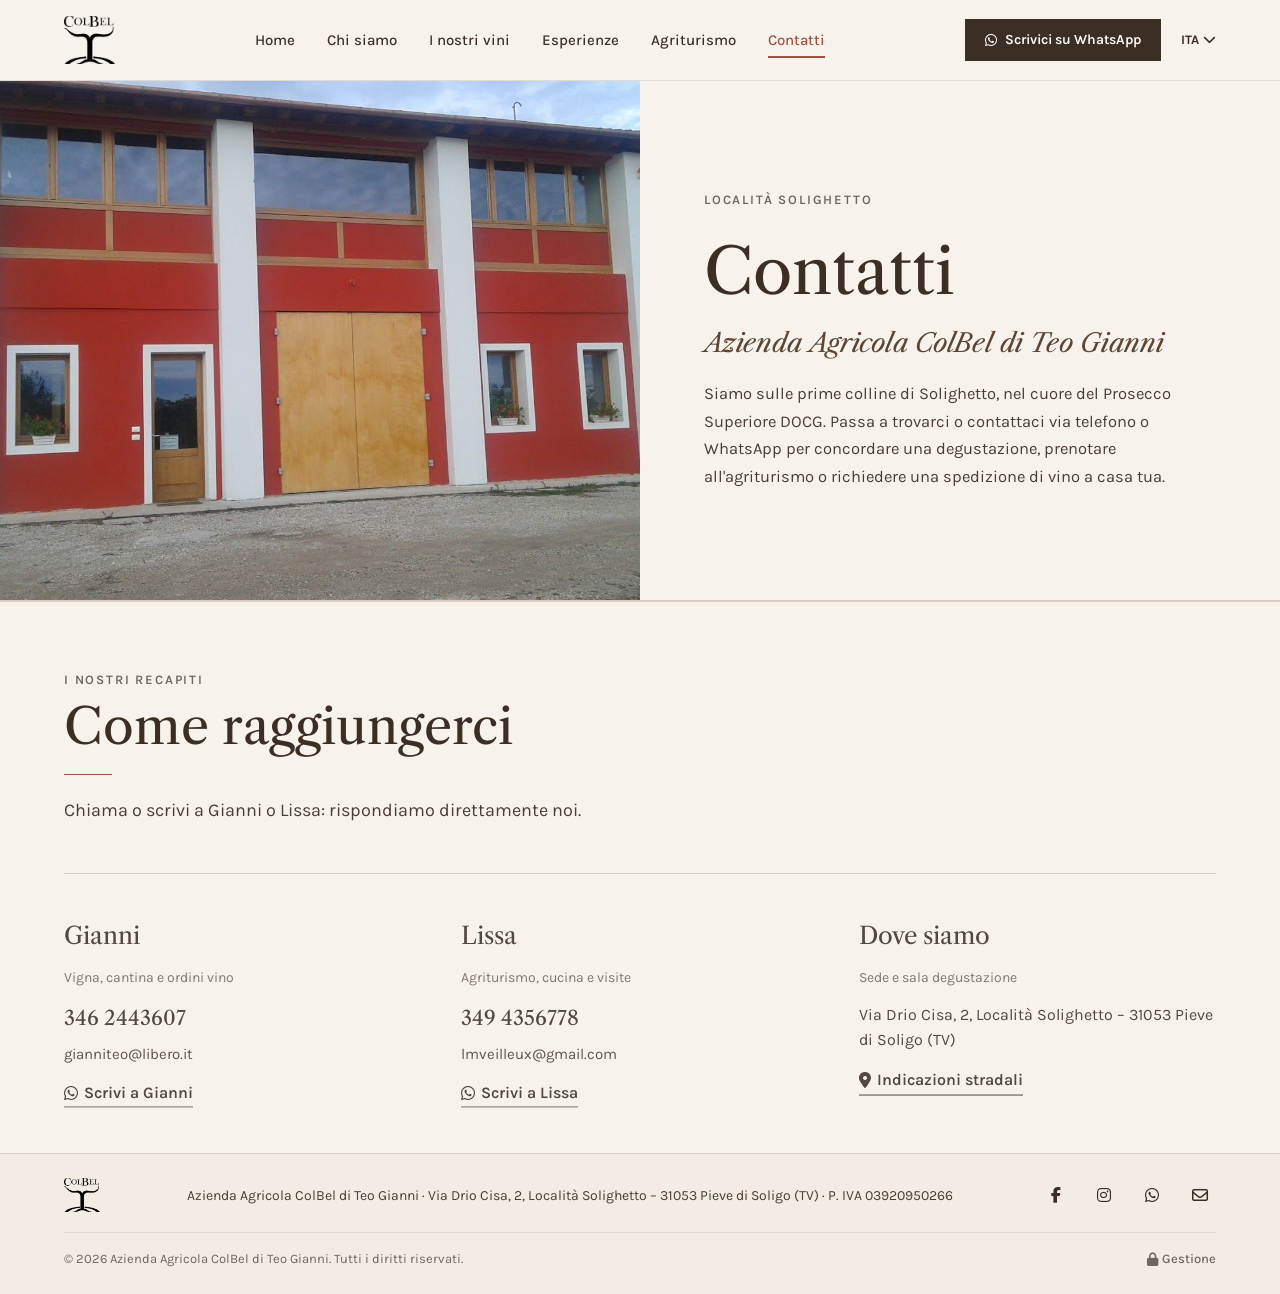
<file: contatti.html>
<!DOCTYPE html>
<html lang="it">
<head>
  <meta charset="UTF-8" />
  <meta name="viewport" content="width=device-width, initial-scale=1.0" />
  <title>Contatti – ColBel Vineyards and Winery</title>
  <meta name="description" content="Azienda Agricola ColBel di Teo Gianni – Via Drio Cisa, 2, Località Solighetto – 31053 Pieve di Soligo (TV)." />
  <meta property="og:type" content="website" />
  <meta property="og:site_name" content="ColBel Vineyards and Winery" />
  <meta property="og:title" content="Contatti – ColBel Vineyards and Winery" />
  <meta property="og:description" content="Azienda Agricola ColBel di Teo Gianni – Via Drio Cisa, 2, Località Solighetto – 31053 Pieve di Soligo (TV)." />
  <meta property="og:locale" content="it_IT" />
  <meta name="theme-color" content="#0a0908" />
  <link rel="icon" type="image/png" href="assets/images/logo.png" />
  <link rel="preconnect" href="https://fonts.googleapis.com" />
  <link rel="preconnect" href="https://fonts.gstatic.com" crossorigin />
  <link rel="stylesheet" href="https://fonts.googleapis.com/css2?family=Karla:ital,wght@0,300;0,400;0,500;0,600;0,700;1,400&family=Libre+Caslon+Text:ital,wght@0,400;0,700;1,400&display=swap" />
  <link rel="stylesheet" href="https://cdnjs.cloudflare.com/ajax/libs/font-awesome/6.5.1/css/all.min.css" />
  <link rel="stylesheet" href="assets/css/casa.css" />
  <script type="application/ld+json">{"@context":"https://schema.org","@type":"Winery","name":"ColBel Vineyards and Winery","legalName":"Azienda Agricola ColBel di Teo Gianni","slogan":"Una tradizione, un’emozione","url":"https://colbelwine.com/","logo":"https://colbelwine.com/assets/images/logo.png","email":"lissa@colbelwine.com","telephone":["+39 346 2443607","+39 349 4356778"],"vatID":"IT03920950266","address":{"@type":"PostalAddress","streetAddress":"Via Drio Cisa, 2, Località Solighetto","postalCode":"31053","addressLocality":"Pieve di Soligo","addressRegion":"TV","addressCountry":"IT"},"sameAs":["https://www.facebook.com/people/AA-Colbel-C-V-Prosecco-DOCG/100054377224427/","https://www.instagram.com/colbel_wine/"]}</script>
  <script>document.documentElement.classList.add('js');</script>
</head>
<body>

  <!-- ==================== HEADER ==================== -->
  <header class="site-header">
    <a href="index.html" class="brand" aria-label="ColBel – Home">
      <img src="assets/images/logo.png" alt="ColBel" />
    </a>
    <nav class="main-nav" id="mainNav" aria-label="Menu principale">
      <a href="index.html" class="nav-link"><span data-i18n="nav_home">Home</span></a>
      <a href="storia.html" class="nav-link"><span data-i18n="nav_about">Chi siamo</span></a>
      <a href="vini.html" class="nav-link"><span data-i18n="nav_wines">I nostri vini</span></a>
      <a href="esperienze.html" class="nav-link"><span data-i18n="nav_experiences">Esperienze</span></a>
      <a href="agriturismo.html" class="nav-link"><span data-i18n="nav_agriturismo">Agriturismo</span></a>
      <a href="contatti.html" class="nav-link active"><span data-i18n="nav_contacts">Contatti</span></a>
    </nav>
    <div class="header-tools">
      <a href="https://wa.me/393462443607" target="_blank" rel="noopener" class="header-cta-btn"><i class="fa-brands fa-whatsapp"></i> <span>Scrivici su WhatsApp</span></a>
      <div class="lang-menu" id="langMenu">
        <button type="button" class="lang-current" id="langCurrent" aria-haspopup="true" aria-expanded="false"><span id="langCurrentLabel">ITA</span> <i class="fa-solid fa-chevron-down"></i></button>
        <div class="lang-list" role="menu">
          <button class="lang-btn active" data-lang="ita" role="menuitem">Italiano</button>
          <button class="lang-btn" data-lang="eng" role="menuitem">English</button>
        </div>
      </div>
      <button class="menu-toggle" id="mobileNavToggle" aria-label="Apri il menu"><span></span><span></span></button>
    </div>
  </header>

  <div class="menu-overlay" id="menuOverlay" aria-hidden="true">
    <nav aria-label="Menu">
        <a href="index.html" data-i18n="nav_home">Home</a>
        <a href="storia.html" data-i18n="nav_about">Chi siamo</a>
        <a href="vini.html" data-i18n="nav_wines">I nostri vini</a>
        <a href="esperienze.html" data-i18n="nav_experiences">Esperienze</a>
        <a href="agriturismo.html" data-i18n="nav_agriturismo">Agriturismo</a>
        <a href="contatti.html" data-i18n="nav_contacts">Contatti</a>
    </nav>
    <div class="menu-foot">
      <div class="lang-toggle drawer-lang-toggle">
        <button class="lang-btn active" data-lang="ita">ITA</button>
        <button class="lang-btn" data-lang="eng">ENG</button>
      </div>
      <a href="https://wa.me/393462443607" class="link" target="_blank" rel="noopener" data-cb-wa="gianni"><i class="fa-brands fa-whatsapp"></i> WhatsApp</a>
    </div>
  </div>

  <main id="top" data-page="contatti">

    <!-- 1. Hero Spaccato 50/50: La sala degustazione e introduzione contatti -->
    <section class="page-hero grid">
      <figure class="photo" data-photo><img src="assets/images/web/sala-degustazione.jpg" alt="La sala degustazione dell'agriturismo ColBel" fetchpriority="high" data-cb-src="contatti.azienda.immagine" data-cb-pos="contatti.azienda.immagine_pos" data-cb-label="Foto Contatti" /></figure>
      <div class="copy copy-left">
        <div class="col" data-reveal>
          <span class="eyebrow">Località Solighetto</span>
          <h1 class="h1" data-cb="contatti.titolo">Contatti</h1>
          <p class="lead" data-cb="contatti.sottotitolo">Azienda Agricola ColBel di Teo Gianni</p>
          <p class="text">Siamo sulle prime colline di Solighetto, nel cuore del Prosecco Superiore DOCG. Passa a trovarci o contattaci via telefono o WhatsApp per concordare una degustazione, prenotare all'agriturismo o richiedere una spedizione di vino a casa tua.</p>
        </div>
      </div>
    </section>

    <!-- 2. Blocco Contatti esteso e ordinato -->
    <section class="contact-block contact-block--page" id="contatti-blocco">
      <div class="cb-head" data-reveal>
        <span class="eyebrow">I nostri recapiti</span>
        <h2 class="cb-title">Come raggiungerci</h2>
        <span class="cb-rule" aria-hidden="true"></span>
        <p class="text cb-intro">Chiama o scrivi a Gianni o Lissa: rispondiamo direttamente noi.</p>
      </div>
      <div class="cb-people">
        <div class="cb-person" data-reveal>
          <strong class="cb-name" data-cb="contatti.gianni.nome">Gianni</strong>
          <span class="small" style="margin-bottom: 4px;">Vigna, cantina e ordini vino</span>
          <a class="cb-phone" href="tel:+393462443607" data-cb-tel="gianni"><span data-cb="contatti.gianni.telefono">346 2443607</span></a>
          <a class="cb-mail" href="mailto:gianniteo@libero.it" data-cb="contatti.gianni.email">gianniteo@libero.it</a>
          <a href="https://wa.me/393462443607" class="link" target="_blank" rel="noopener" data-cb-wa="gianni"><i class="fa-brands fa-whatsapp"></i> <span>Scrivi a Gianni</span></a>
        </div>
        <div class="cb-person" data-reveal>
          <strong class="cb-name" data-cb="contatti.lissa.nome">Lissa</strong>
          <span class="small" style="margin-bottom: 4px;">Agriturismo, cucina e visite</span>
          <a class="cb-phone" href="tel:+393494356778" data-cb-tel="lissa"><span data-cb="contatti.lissa.telefono">349 4356778</span></a>
          <a class="cb-mail" href="mailto:lmveilleux@gmail.com" data-cb="contatti.lissa.email">lmveilleux@gmail.com</a>
          <a href="https://wa.me/393494356778" class="link" target="_blank" rel="noopener" data-cb-wa="lissa"><i class="fa-brands fa-whatsapp"></i> <span>Scrivi a Lissa</span></a>
        </div>
        <div class="cb-person cb-where" data-reveal>
          <strong class="cb-name" data-i18n="cb_where">Dove siamo</strong>
          <span class="small" style="margin-bottom: 4px;">Sede e sala degustazione</span>
          <span class="cb-addr" data-cb="contatti.azienda.indirizzo">Via Drio Cisa, 2, Località Solighetto – 31053 Pieve di Soligo (TV)</span>
          <a href="https://www.google.com/maps/search/?api=1&amp;query=ColBel+Via+Drio+Cisa+2+Solighetto+Pieve+di+Soligo" class="link" target="_blank" rel="noopener"><i class="fa-solid fa-location-dot"></i> <span data-i18n="cb_directions">Indicazioni stradali</span></a>
        </div>
      </div>
    </section>

  </main>

  <!-- ==================== FOOTER (minimal: due righe) ==================== -->
  <footer class="site-footer" id="footer">
    <div class="fm-main">
      <a href="index.html" class="fm-logo" aria-label="ColBel – Home"><img src="assets/images/logo.png" alt="ColBel Vineyards and Winery" loading="lazy" /></a>
      <address class="fm-legal">
        <span>Azienda Agricola ColBel di Teo Gianni · Via Drio Cisa, 2, Località Solighetto – 31053 Pieve di Soligo (TV) · P. IVA <span data-cb="impostazioni.partita_iva" data-cb-label="Partita IVA">03920950266</span></span>
      </address>
      <div class="fm-social">
        <a href="https://www.facebook.com/people/AA-Colbel-C-V-Prosecco-DOCG/100054377224427/" target="_blank" rel="noopener" aria-label="Facebook" data-cb-social="facebook"><i class="fa-brands fa-facebook-f"></i></a>
        <a href="https://www.instagram.com/colbel_wine/?hl=it" target="_blank" rel="noopener" aria-label="Instagram" data-cb-social="instagram"><i class="fa-brands fa-instagram"></i></a>
        <a href="https://wa.me/393462443607" target="_blank" rel="noopener" aria-label="WhatsApp" data-cb-wa="gianni"><i class="fa-brands fa-whatsapp"></i></a>
        <a href="mailto:lissa@colbelwine.com" aria-label="Email"><i class="fa-regular fa-envelope"></i></a>
      </div>
    </div>
    <div class="fm-bottom">
      <span data-cb="impostazioni.testo_footer">© 2026 Azienda Agricola ColBel di Teo Gianni. Tutti i diritti riservati.</span>
      <a href="admin/" class="fm-admin"><i class="fa-solid fa-lock"></i> Gestione</a>
    </div>
  </footer>

  <!-- ==================== MODALE ORDINE ==================== -->
  <div id="orderModal" class="modal-backdrop" aria-hidden="true">
    <div class="modal-content" role="dialog" aria-modal="true" aria-labelledby="modalWineTitle">
      <button class="modal-close-btn" aria-label="Chiudi">&times;</button>
      <span class="eyebrow" data-i18n="modal_label">Ordine diretto dalla cantina</span>
      <h3 id="modalWineTitle" class="h3">Prosecco Superiore</h3>
      <p id="modalWinePrice" class="modal-price">11,90 € / bottiglia</p>

      <div class="qty">
        <span class="small" data-i18n="modal_qty">Quantità (minimo 6 bottiglie)</span>
        <div class="qty-stepper-wrap">
          <button type="button" class="qty-step-btn" id="qtyMinus" aria-label="Meno 6 bottiglie"><i class="fa-solid fa-minus"></i></button>
          <input type="number" id="bottleQty" class="qty-input-field" value="6" min="6" step="6" readonly />
          <button type="button" class="qty-step-btn" id="qtyPlus" aria-label="Più 6 bottiglie"><i class="fa-solid fa-plus"></i></button>
        </div>
        <div class="qty-presets">
          <button type="button" class="preset-pill active" data-qty="6">6 · 1 cassa</button>
          <button type="button" class="preset-pill" data-qty="12">12 · 2 casse</button>
          <button type="button" class="preset-pill" data-qty="24">24 · 4 casse</button>
        </div>
      </div>

      <p id="modalTotalCalc" class="modal-total">Totale indicativo: 71,40 € (IVA incl.)</p>
      <p class="small" data-i18n="modal_hint">Scegli come inviarci la richiesta: ti rispondiamo con le istruzioni per pagamento e spedizione.</p>

      <div class="modal-actions">
        <a id="btnWaGianni" href="#" target="_blank" rel="noopener" class="btn btn--block"><i class="fa-brands fa-whatsapp"></i> <span data-i18n="modal_wa_gianni">Invia a Gianni</span></a>
        <a id="btnWaLissa" href="#" target="_blank" rel="noopener" class="btn btn--block"><i class="fa-brands fa-whatsapp"></i> <span data-i18n="modal_wa_lissa">Invia a Lissa</span></a>
        <a id="btnEmailOrder" href="#" class="link" style="align-self:center"><span data-i18n="modal_email">Oppure via email</span></a>
      </div>
    </div>
  </div>

  <!-- ==================== AZIONI RAPIDE (MOBILE) ==================== -->
  <aside class="mobile-bottom-bar" aria-label="Azioni rapide">
    <a href="tel:+393462443607" class="bottom-bar-action" data-cb-tel="gianni"><i class="fa-solid fa-phone"></i><span data-i18n="mob_call">Chiama</span></a>
    <a href="https://wa.me/393462443607?text=Buongiorno%20ColBel,%20vorrei%20informazioni" target="_blank" rel="noopener" class="bottom-bar-action" data-cb-wa="gianni" data-cb-wa-msg="Buongiorno ColBel, vorrei informazioni"><i class="fa-brands fa-whatsapp"></i><span>WhatsApp</span></a>
    <button type="button" class="bottom-bar-action cta" id="dockOrderBtn" onclick="openOrderModal('Giusto – Prosecco Superiore DOCG Millesimato Brut', 11.90)"><i class="fa-solid fa-wine-bottle"></i><span data-i18n="mob_order">Ordina</span></button>
  </aside>

  <script src="assets/js/vendor/gsap.min.js"></script>
  <script src="assets/js/vendor/ScrollTrigger.min.js"></script>
  <script src="assets/js/vendor/lenis.min.js"></script>
  <script src="assets/js/content.js"></script>
  <script src="assets/js/casa.js"></script>
</body>
</html>
</file>
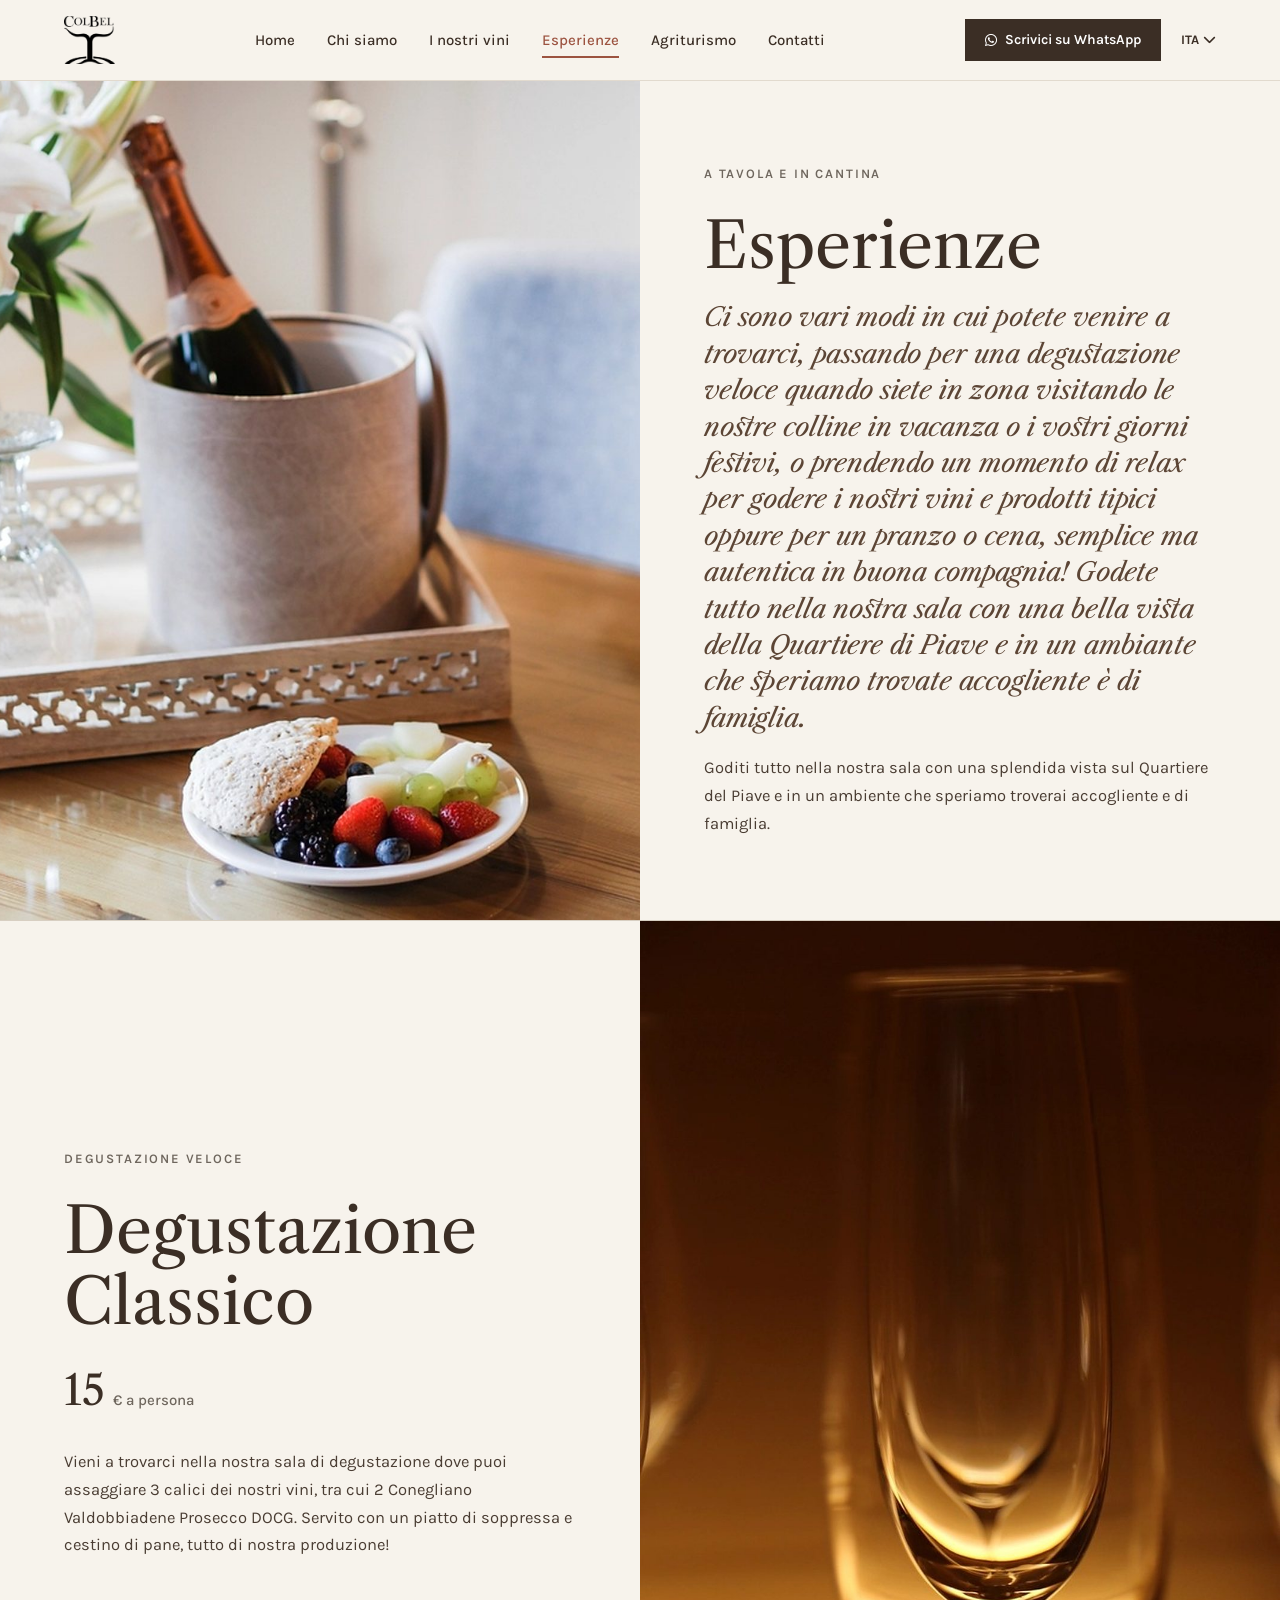
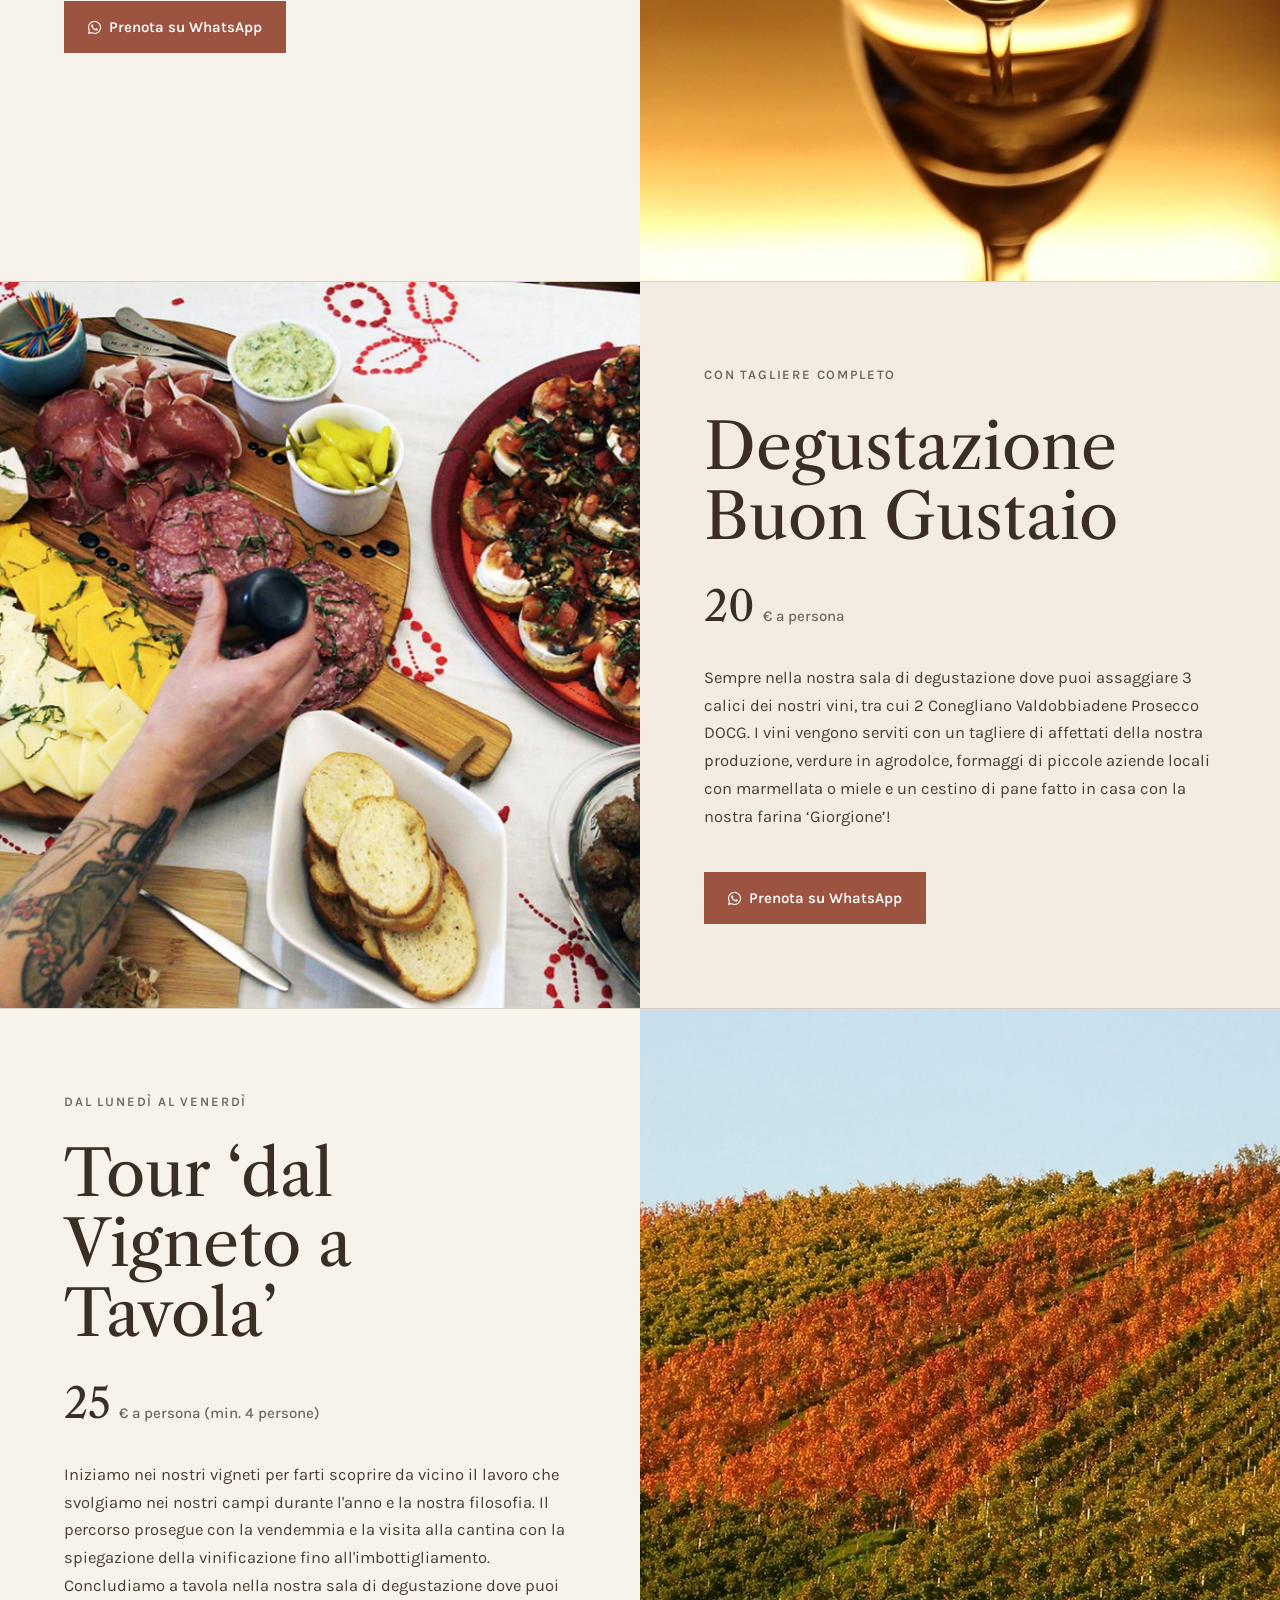
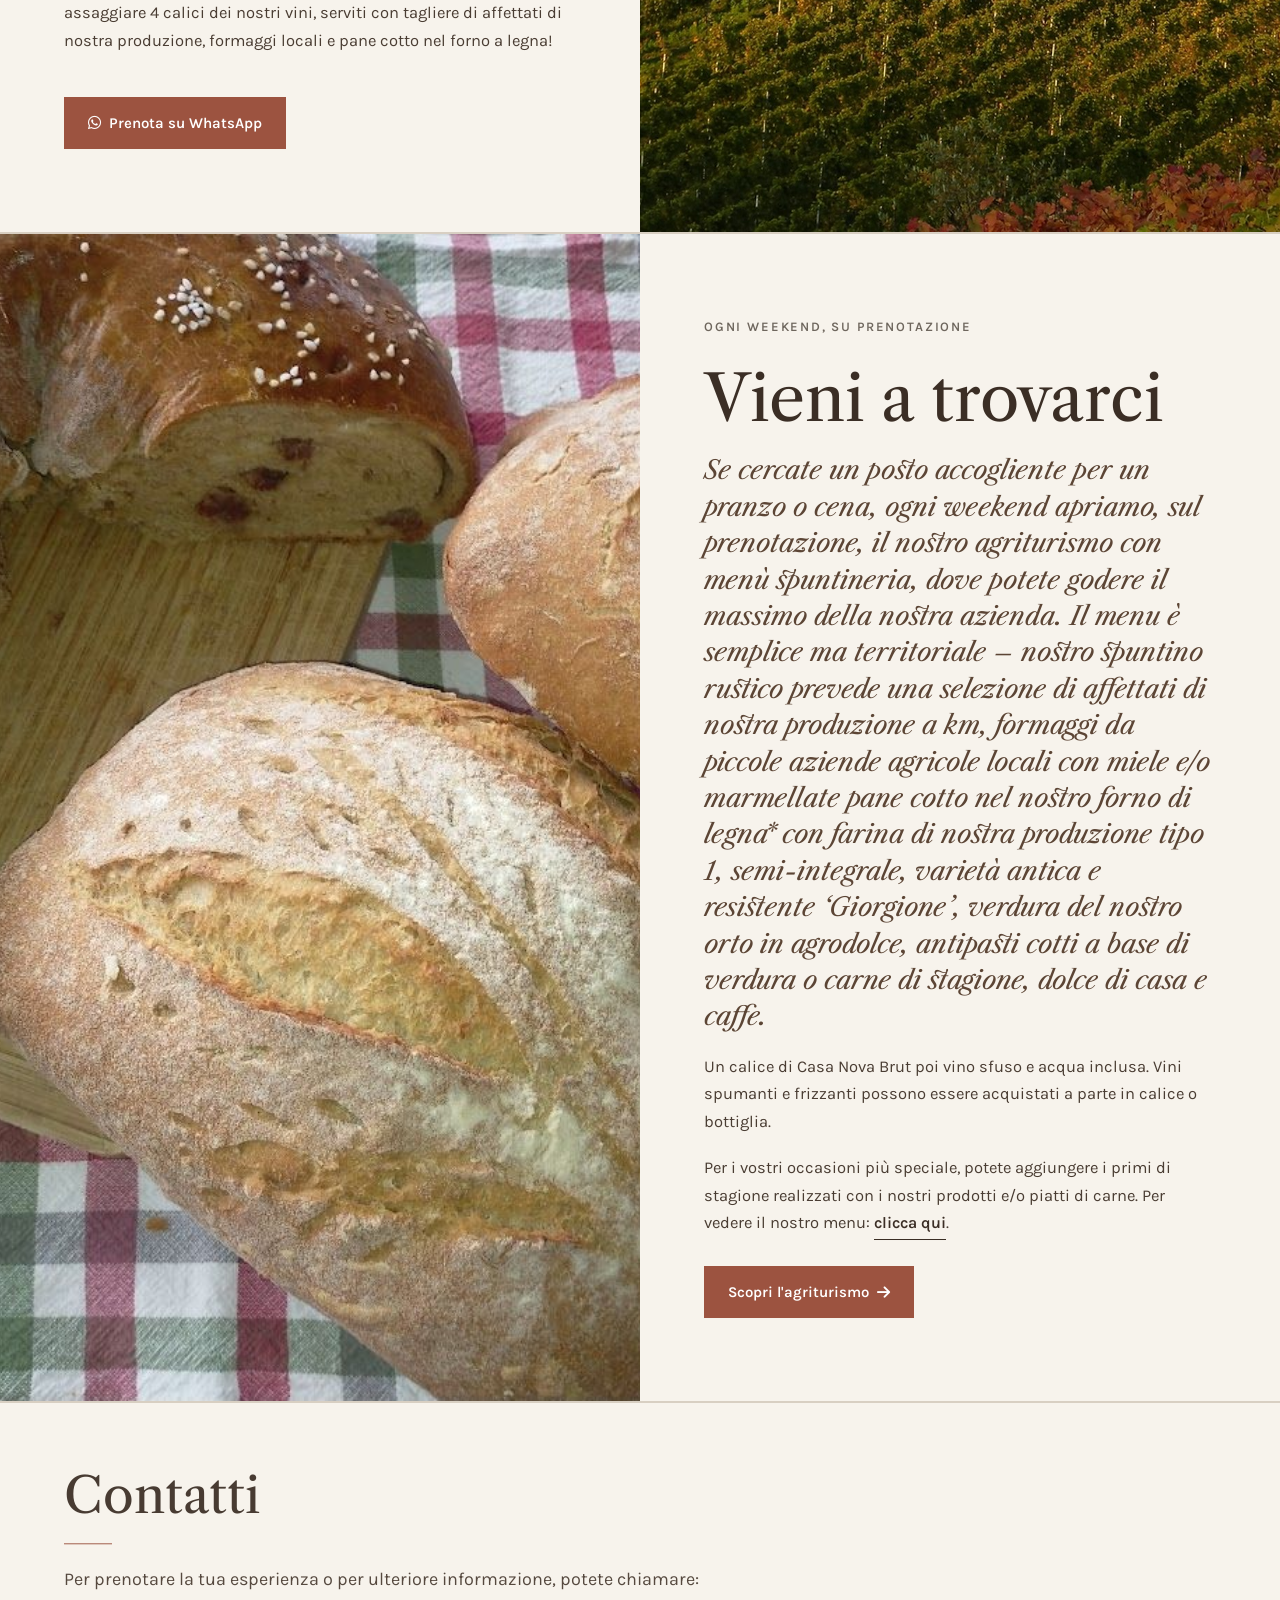
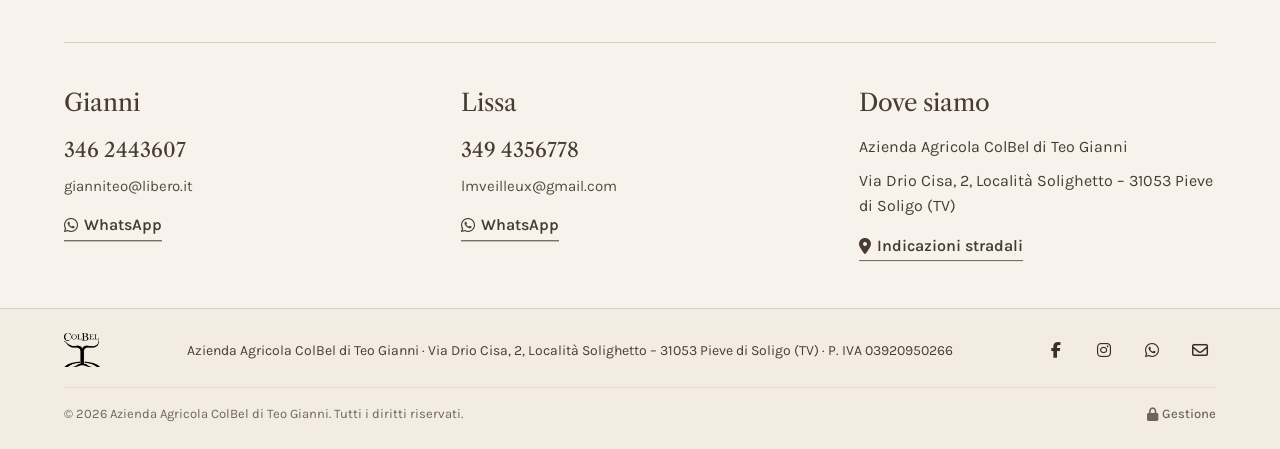
<file: esperienze.html>
<!DOCTYPE html>
<html lang="it">
<head>
  <meta charset="UTF-8" />
  <meta name="viewport" content="width=device-width, initial-scale=1.0" />
  <title>Esperienze – ColBel Vineyards and Winery</title>
  <meta name="description" content="Degustazione Classico, Degustazione Buon Gustaio e Tour dal Vigneto a Tavola a Solighetto." />
  <meta property="og:type" content="website" />
  <meta property="og:site_name" content="ColBel Vineyards and Winery" />
  <meta property="og:title" content="Esperienze – ColBel Vineyards and Winery" />
  <meta property="og:description" content="Degustazione Classico, Degustazione Buon Gustaio e Tour dal Vigneto a Tavola a Solighetto." />
  <meta property="og:locale" content="it_IT" />
  <meta name="theme-color" content="#0a0908" />
  <link rel="icon" type="image/png" href="assets/images/logo.png" />
  <link rel="preconnect" href="https://fonts.googleapis.com" />
  <link rel="preconnect" href="https://fonts.gstatic.com" crossorigin />
  <link rel="stylesheet" href="https://fonts.googleapis.com/css2?family=Karla:ital,wght@0,300;0,400;0,500;0,600;0,700;1,400&family=Libre+Caslon+Text:ital,wght@0,400;0,700;1,400&display=swap" />
  <link rel="stylesheet" href="https://cdnjs.cloudflare.com/ajax/libs/font-awesome/6.5.1/css/all.min.css" />
  <link rel="stylesheet" href="assets/css/casa.css" />
  <script type="application/ld+json">{"@context":"https://schema.org","@type":"Winery","name":"ColBel Vineyards and Winery","legalName":"Azienda Agricola ColBel di Teo Gianni","slogan":"Una tradizione, un’emozione","url":"https://colbelwine.com/","logo":"https://colbelwine.com/assets/images/logo.png","email":"lissa@colbelwine.com","telephone":["+39 346 2443607","+39 349 4356778"],"vatID":"IT03920950266","address":{"@type":"PostalAddress","streetAddress":"Via Drio Cisa, 2, Località Solighetto","postalCode":"31053","addressLocality":"Pieve di Soligo","addressRegion":"TV","addressCountry":"IT"},"sameAs":["https://www.facebook.com/people/AA-Colbel-C-V-Prosecco-DOCG/100054377224427/","https://www.instagram.com/colbel_wine/"]}</script>
  <script>document.documentElement.classList.add('js');</script>
</head>
<body>

  <!-- ==================== HEADER ==================== -->
  <header class="site-header">
    <a href="index.html" class="brand" aria-label="ColBel – Home">
      <img src="assets/images/logo.png" alt="ColBel" />
    </a>
    <nav class="main-nav" id="mainNav" aria-label="Menu principale">
      <a href="index.html" class="nav-link"><span data-i18n="nav_home">Home</span></a>
      <a href="storia.html" class="nav-link"><span data-i18n="nav_about">Chi siamo</span></a>
      <a href="vini.html" class="nav-link"><span data-i18n="nav_wines">I nostri vini</span></a>
      <a href="esperienze.html" class="nav-link active"><span data-i18n="nav_experiences">Esperienze</span></a>
      <a href="agriturismo.html" class="nav-link"><span data-i18n="nav_agriturismo">Agriturismo</span></a>
      <a href="contatti.html" class="nav-link"><span data-i18n="nav_contacts">Contatti</span></a>
    </nav>
    <div class="header-tools">
      <a href="https://wa.me/393462443607" target="_blank" rel="noopener" class="header-cta-btn"><i class="fa-brands fa-whatsapp"></i> <span>Scrivici su WhatsApp</span></a>
      <div class="lang-menu" id="langMenu">
        <button type="button" class="lang-current" id="langCurrent" aria-haspopup="true" aria-expanded="false"><span id="langCurrentLabel">ITA</span> <i class="fa-solid fa-chevron-down"></i></button>
        <div class="lang-list" role="menu">
          <button class="lang-btn active" data-lang="ita" role="menuitem">Italiano</button>
          <button class="lang-btn" data-lang="eng" role="menuitem">English</button>
        </div>
      </div>
      <button class="menu-toggle" id="mobileNavToggle" aria-label="Apri il menu"><span></span><span></span></button>
    </div>
  </header>

  <div class="menu-overlay" id="menuOverlay" aria-hidden="true">
    <nav aria-label="Menu">
        <a href="index.html" data-i18n="nav_home">Home</a>
        <a href="storia.html" data-i18n="nav_about">Chi siamo</a>
        <a href="vini.html" data-i18n="nav_wines">I nostri vini</a>
        <a href="esperienze.html" data-i18n="nav_experiences">Esperienze</a>
        <a href="agriturismo.html" data-i18n="nav_agriturismo">Agriturismo</a>
        <a href="contatti.html" data-i18n="nav_contacts">Contatti</a>
    </nav>
    <div class="menu-foot">
      <div class="lang-toggle drawer-lang-toggle">
        <button class="lang-btn active" data-lang="ita">ITA</button>
        <button class="lang-btn" data-lang="eng">ENG</button>
      </div>
      <a href="https://wa.me/393462443607" class="link" target="_blank" rel="noopener" data-cb-wa="gianni"><i class="fa-brands fa-whatsapp"></i> WhatsApp</a>
    </div>
  </div>

  <main id="top" data-page="esperienze">

    <!-- 1. Hero Spaccato 50/50: Tavola brindisi e introduzione -->
    <section class="page-hero grid">
      <figure class="photo" data-photo><img src="assets/images/stock/tavola-brindisi.jpg" alt="Degustazione di Prosecco tra i vigneti ColBel" fetchpriority="high" style="object-position:50% 40%" data-cb-src="impostazioni.testi_sezioni.esperienze_immagine" data-cb-pos="impostazioni.testi_sezioni.esperienze_immagine_pos" data-cb-label="Foto Esperienze" /></figure>
      <div class="copy copy-left">
        <div class="col" data-reveal>
          <span class="eyebrow">A tavola e in cantina</span>
          <h1 class="h1" data-cb="impostazioni.testi_sezioni.esperienze_titolo">Esperienze</h1>
          <p class="lead" data-cb="impostazioni.testi_sezioni.esperienze_intro">Ci sono vari modi in cui puoi venire a trovarci, passando per una degustazione veloce quando sei in zona visitando le nostre colline o prendendoti un momento di relax per godere i nostri vini e prodotti tipici oppure per un pranzo o cena, semplice ma autentica in buona compagnia!</p>
          <p class="text">Goditi tutto nella nostra sala con una splendida vista sul Quartiere del Piave e in un ambiente che speriamo troverai accogliente e di famiglia.</p>
        </div>
      </div>
    </section>

    <!-- 2. Esperienza 1: Degustazione Classico (Testo a sinistra, Foto a destra) -->
    <section class="split-section split-section--right" id="degustazione-classico">
      <div class="split-photo">
        <img src="assets/images/stock/calice-bollicine.jpg" alt="Un calice di Prosecco Superiore ColBel" loading="lazy" />
      </div>
      <div class="split-copy" data-reveal>
        <div class="col">
          <span class="eyebrow">Degustazione veloce</span>
          <h2 class="h1">Degustazione Classico</h2>
          <div class="exp-price">15 <span class="unit">€ a persona</span></div>
          <p class="text">Vieni a trovarci nella nostra sala di degustazione dove puoi assaggiare 3 calici dei nostri vini, tra cui 2 Conegliano Valdobbiadene Prosecco DOCG. Servito con un piatto di soppressa e cestino di pane, tutto di nostra produzione!</p>
          <div class="actions" style="margin-top: 1.5rem;">
            <a href="https://wa.me/393462443607?text=Buongiorno%20ColBel,%20vorrei%20prenotare%20la%20Degustazione%20Classico" target="_blank" rel="noopener" class="btn"><i class="fa-brands fa-whatsapp"></i> Prenota su WhatsApp</a>
          </div>
        </div>
      </div>
    </section>

    <!-- 3. Esperienza 2: Degustazione Buon Gustaio (Foto a sinistra, Testo a destra) -->
    <section class="split-section split-section--left" id="degustazione-buon-gustaio">
      <div class="split-photo">
        <img src="assets/images/stock/tagliere-salumi.jpg" alt="Tagliere di salumi artigianali e formaggi locali" loading="lazy" />
      </div>
      <div class="split-copy" data-reveal>
        <div class="col">
          <span class="eyebrow">Con tagliere completo</span>
          <h2 class="h1">Degustazione Buon Gustaio</h2>
          <div class="exp-price">20 <span class="unit">€ a persona</span></div>
          <p class="text">Sempre nella nostra sala di degustazione dove puoi assaggiare 3 calici dei nostri vini, tra cui 2 Conegliano Valdobbiadene Prosecco DOCG. I vini vengono serviti con un tagliere di affettati della nostra produzione, verdure in agrodolce, formaggi di piccole aziende locali con marmellata o miele e un cestino di pane fatto in casa con la nostra farina ‘Giorgione’!</p>
          <div class="actions" style="margin-top: 1.5rem;">
            <a href="https://wa.me/393462443607?text=Buongiorno%20ColBel,%20vorrei%20prenotare%20la%20Degustazione%20Buon%20Gustaio" target="_blank" rel="noopener" class="btn"><i class="fa-brands fa-whatsapp"></i> Prenota su WhatsApp</a>
          </div>
        </div>
      </div>
    </section>

    <!-- 4. Esperienza 3: Tour dal Vigneto a Tavola (Testo a sinistra, Foto a destra) -->
    <section class="split-section split-section--right" id="tour-vigneto-tavola">
      <div class="split-photo">
        <img src="assets/images/stock/collina-autunno.jpg" alt="I vigneti terrazzati di ColBel in autunno" loading="lazy" />
      </div>
      <div class="split-copy" data-reveal>
        <div class="col">
          <span class="eyebrow">Dal lunedì al venerdì</span>
          <h2 class="h1">Tour ‘dal Vigneto a Tavola’</h2>
          <div class="exp-price">25 <span class="unit">€ a persona (min. 4 persone)</span></div>
          <p class="text">Iniziamo nei nostri vigneti per farti scoprire da vicino il lavoro che svolgiamo nei nostri campi durante l'anno e la nostra filosofia. Il percorso prosegue con la vendemmia e la visita alla cantina con la spiegazione della vinificazione fino all'imbottigliamento. Concludiamo a tavola nella nostra sala di degustazione dove puoi assaggiare 4 calici dei nostri vini, serviti con tagliere di affettati di nostra produzione, formaggi locali e pane cotto nel forno a legna!</p>
          <div class="actions" style="margin-top: 1.5rem;">
            <a href="https://wa.me/393462443607?text=Buongiorno%20ColBel,%20vorrei%20prenotare%20il%20Tour%20dal%20Vigneto%20a%20Tavola" target="_blank" rel="noopener" class="btn"><i class="fa-brands fa-whatsapp"></i> Prenota su WhatsApp</a>
          </div>
        </div>
      </div>
    </section>

    <!-- 5. Sezione finale a tutta larghezza: Vieni a trovarci (Agriturismo weekend) -->
    <section class="final-split-section" id="agriturismo-weekend">
      <figure class="final-photo"><img src="assets/images/web/pane.jpg" alt="Il pane cotto nel forno a legna con farina Giorgione" loading="lazy" /></figure>
      <div class="final-copy" data-reveal>
        <div class="col">
          <span class="eyebrow" data-i18n="exp_weekend">Ogni weekend, su prenotazione</span>
          <h2 class="h1">Vieni a trovarci</h2>
          <p class="lead" data-cb="impostazioni.testi_sezioni.esperienze_weekend">Se cerchi un posto accogliente per un pranzo o cena, ogni weekend apriamo su prenotazione il nostro agriturismo con menù spuntineria, dove puoi godere del massimo della nostra azienda: affettati di nostra produzione a km 0, formaggi di piccole aziende agricole locali con miele e marmellate, pane cotto nel nostro forno a legna con farina di grano antico ‘Giorgione’, verdure dell'orto in agrodolce e dolci fatti in casa.</p>
          <p class="text" data-cb="impostazioni.testi_sezioni.esperienze_weekend_2">Un calice di Casa Nova Brut, poi vino sfuso e acqua inclusi. I nostri spumanti e frizzanti possono essere degustati anche in calice o acquistati in bottiglia.</p>
          <p class="text"><span data-cb="impostazioni.testi_sezioni.esperienze_menu">Per le tue occasioni più speciali, puoi concordare primi piatti di stagione e specialità di carne. Per vedere il nostro menù:</span> <a href="https://drive.google.com/file/d/1X7A61adjXPqkHjpULQF5xil_7dh0yKVr/view?usp=sharing" target="_blank" rel="noopener" class="link">clicca qui</a>.</p>
          <div class="actions">
            <a href="agriturismo.html" class="btn"><span data-i18n="exp_agri_btn">Scopri l'agriturismo</span> <i class="fa-solid fa-arrow-right"></i></a>
          </div>
        </div>
      </div>
    </section>

    <section class="contact-block" id="contatti-blocco">
      <div class="cb-head" data-reveal>
        <h2 class="cb-title" data-i18n="nav_contacts">Contatti</h2>
        <span class="cb-rule" aria-hidden="true"></span>
        <p class="text cb-intro" data-cb="impostazioni.testi_sezioni.contatti_esperienze" data-cb-label="Testo sopra i contatti">Per prenotare la tua esperienza o per qualsiasi informazione, puoi chiamarci:</p>
      </div>
      <div class="cb-people">
        <div class="cb-person" data-reveal>
          <strong class="cb-name" data-cb="contatti.gianni.nome">Gianni</strong>
          <a class="cb-phone" href="tel:+393462443607" data-cb-tel="gianni"><span data-cb="contatti.gianni.telefono">346 2443607</span></a>
          <a class="cb-mail" href="mailto:gianniteo@libero.it" data-cb="contatti.gianni.email">gianniteo@libero.it</a>
          <a href="https://wa.me/393462443607" class="link" target="_blank" rel="noopener" data-cb-wa="gianni"><i class="fa-brands fa-whatsapp"></i> <span>WhatsApp</span></a>
        </div>
        <div class="cb-person" data-reveal>
          <strong class="cb-name" data-cb="contatti.lissa.nome">Lissa</strong>
          <a class="cb-phone" href="tel:+393494356778" data-cb-tel="lissa"><span data-cb="contatti.lissa.telefono">349 4356778</span></a>
          <a class="cb-mail" href="mailto:lmveilleux@gmail.com" data-cb="contatti.lissa.email">lmveilleux@gmail.com</a>
          <a href="https://wa.me/393494356778" class="link" target="_blank" rel="noopener" data-cb-wa="lissa"><i class="fa-brands fa-whatsapp"></i> <span>WhatsApp</span></a>
        </div>
        <div class="cb-person cb-where" data-reveal>
          <strong class="cb-name" data-i18n="cb_where">Dove siamo</strong>
          <span class="cb-addr" data-cb="contatti.azienda.nome">Azienda Agricola ColBel di Teo Gianni</span>
          <span class="cb-addr" data-cb="contatti.azienda.indirizzo">Via Drio Cisa, 2, Località Solighetto – 31053 Pieve di Soligo (TV)</span>
          <a href="https://www.google.com/maps/search/?api=1&amp;query=ColBel+Via+Drio+Cisa+2+Solighetto+Pieve+di+Soligo" class="link" target="_blank" rel="noopener"><i class="fa-solid fa-location-dot"></i> <span data-i18n="cb_directions">Indicazioni stradali</span></a>
        </div>
      </div>
    </section>

  </main>

  <!-- ==================== FOOTER (minimal: due righe) ==================== -->
  <footer class="site-footer" id="footer">
    <div class="fm-main">
      <a href="index.html" class="fm-logo" aria-label="ColBel – Home"><img src="assets/images/logo.png" alt="ColBel Vineyards and Winery" loading="lazy" /></a>
      <address class="fm-legal">
        <span>Azienda Agricola ColBel di Teo Gianni · Via Drio Cisa, 2, Località Solighetto – 31053 Pieve di Soligo (TV) · P. IVA <span data-cb="impostazioni.partita_iva" data-cb-label="Partita IVA">03920950266</span></span>
      </address>
      <div class="fm-social">
        <a href="https://www.facebook.com/people/AA-Colbel-C-V-Prosecco-DOCG/100054377224427/" target="_blank" rel="noopener" aria-label="Facebook" data-cb-social="facebook"><i class="fa-brands fa-facebook-f"></i></a>
        <a href="https://www.instagram.com/colbel_wine/?hl=it" target="_blank" rel="noopener" aria-label="Instagram" data-cb-social="instagram"><i class="fa-brands fa-instagram"></i></a>
        <a href="https://wa.me/393462443607" target="_blank" rel="noopener" aria-label="WhatsApp" data-cb-wa="gianni"><i class="fa-brands fa-whatsapp"></i></a>
        <a href="mailto:lissa@colbelwine.com" aria-label="Email"><i class="fa-regular fa-envelope"></i></a>
      </div>
    </div>
    <div class="fm-bottom">
      <span data-cb="impostazioni.testo_footer">© 2026 Azienda Agricola ColBel di Teo Gianni. Tutti i diritti riservati.</span>
      <a href="admin/" class="fm-admin"><i class="fa-solid fa-lock"></i> Gestione</a>
    </div>
  </footer>

  <!-- ==================== MODALE ORDINE ==================== -->
  <div id="orderModal" class="modal-backdrop" aria-hidden="true">
    <div class="modal-content" role="dialog" aria-modal="true" aria-labelledby="modalWineTitle">
      <button class="modal-close-btn" aria-label="Chiudi">&times;</button>
      <span class="eyebrow" data-i18n="modal_label">Ordine diretto dalla cantina</span>
      <h3 id="modalWineTitle" class="h3">Prosecco Superiore</h3>
      <p id="modalWinePrice" class="modal-price">11,90 € / bottiglia</p>

      <div class="qty">
        <span class="small" data-i18n="modal_qty">Quantità (minimo 6 bottiglie)</span>
        <div class="qty-stepper-wrap">
          <button type="button" class="qty-step-btn" id="qtyMinus" aria-label="Meno 6 bottiglie"><i class="fa-solid fa-minus"></i></button>
          <input type="number" id="bottleQty" class="qty-input-field" value="6" min="6" step="6" readonly />
          <button type="button" class="qty-step-btn" id="qtyPlus" aria-label="Più 6 bottiglie"><i class="fa-solid fa-plus"></i></button>
        </div>
        <div class="qty-presets">
          <button type="button" class="preset-pill active" data-qty="6">6 · 1 cassa</button>
          <button type="button" class="preset-pill" data-qty="12">12 · 2 casse</button>
          <button type="button" class="preset-pill" data-qty="24">24 · 4 casse</button>
        </div>
      </div>

      <p id="modalTotalCalc" class="modal-total">Totale indicativo: 71,40 € (IVA incl.)</p>
      <p class="small" data-i18n="modal_hint">Scegli come inviarci la richiesta: ti rispondiamo con le istruzioni per pagamento e spedizione.</p>

      <div class="modal-actions">
        <a id="btnWaGianni" href="#" target="_blank" rel="noopener" class="btn btn--block"><i class="fa-brands fa-whatsapp"></i> <span data-i18n="modal_wa_gianni">Invia a Gianni</span></a>
        <a id="btnWaLissa" href="#" target="_blank" rel="noopener" class="btn btn--block"><i class="fa-brands fa-whatsapp"></i> <span data-i18n="modal_wa_lissa">Invia a Lissa</span></a>
        <a id="btnEmailOrder" href="#" class="link" style="align-self:center"><span data-i18n="modal_email">Oppure via email</span></a>
      </div>
    </div>
  </div>

  <!-- ==================== AZIONI RAPIDE (MOBILE) ==================== -->
  <aside class="mobile-bottom-bar" aria-label="Azioni rapide">
    <a href="tel:+393462443607" class="bottom-bar-action" data-cb-tel="gianni"><i class="fa-solid fa-phone"></i><span data-i18n="mob_call">Chiama</span></a>
    <a href="https://wa.me/393462443607?text=Buongiorno%20ColBel,%20vorrei%20informazioni" target="_blank" rel="noopener" class="bottom-bar-action" data-cb-wa="gianni" data-cb-wa-msg="Buongiorno ColBel, vorrei informazioni"><i class="fa-brands fa-whatsapp"></i><span>WhatsApp</span></a>
    <button type="button" class="bottom-bar-action cta" id="dockOrderBtn" onclick="openOrderModal('Giusto – Prosecco Superiore DOCG Millesimato Brut', 11.90)"><i class="fa-solid fa-wine-bottle"></i><span data-i18n="mob_order">Ordina</span></button>
  </aside>

  <script src="assets/js/vendor/gsap.min.js"></script>
  <script src="assets/js/vendor/ScrollTrigger.min.js"></script>
  <script src="assets/js/vendor/lenis.min.js"></script>
  <script src="assets/js/content.js"></script>
  <script src="assets/js/casa.js"></script>
</body>
</html>
</file>
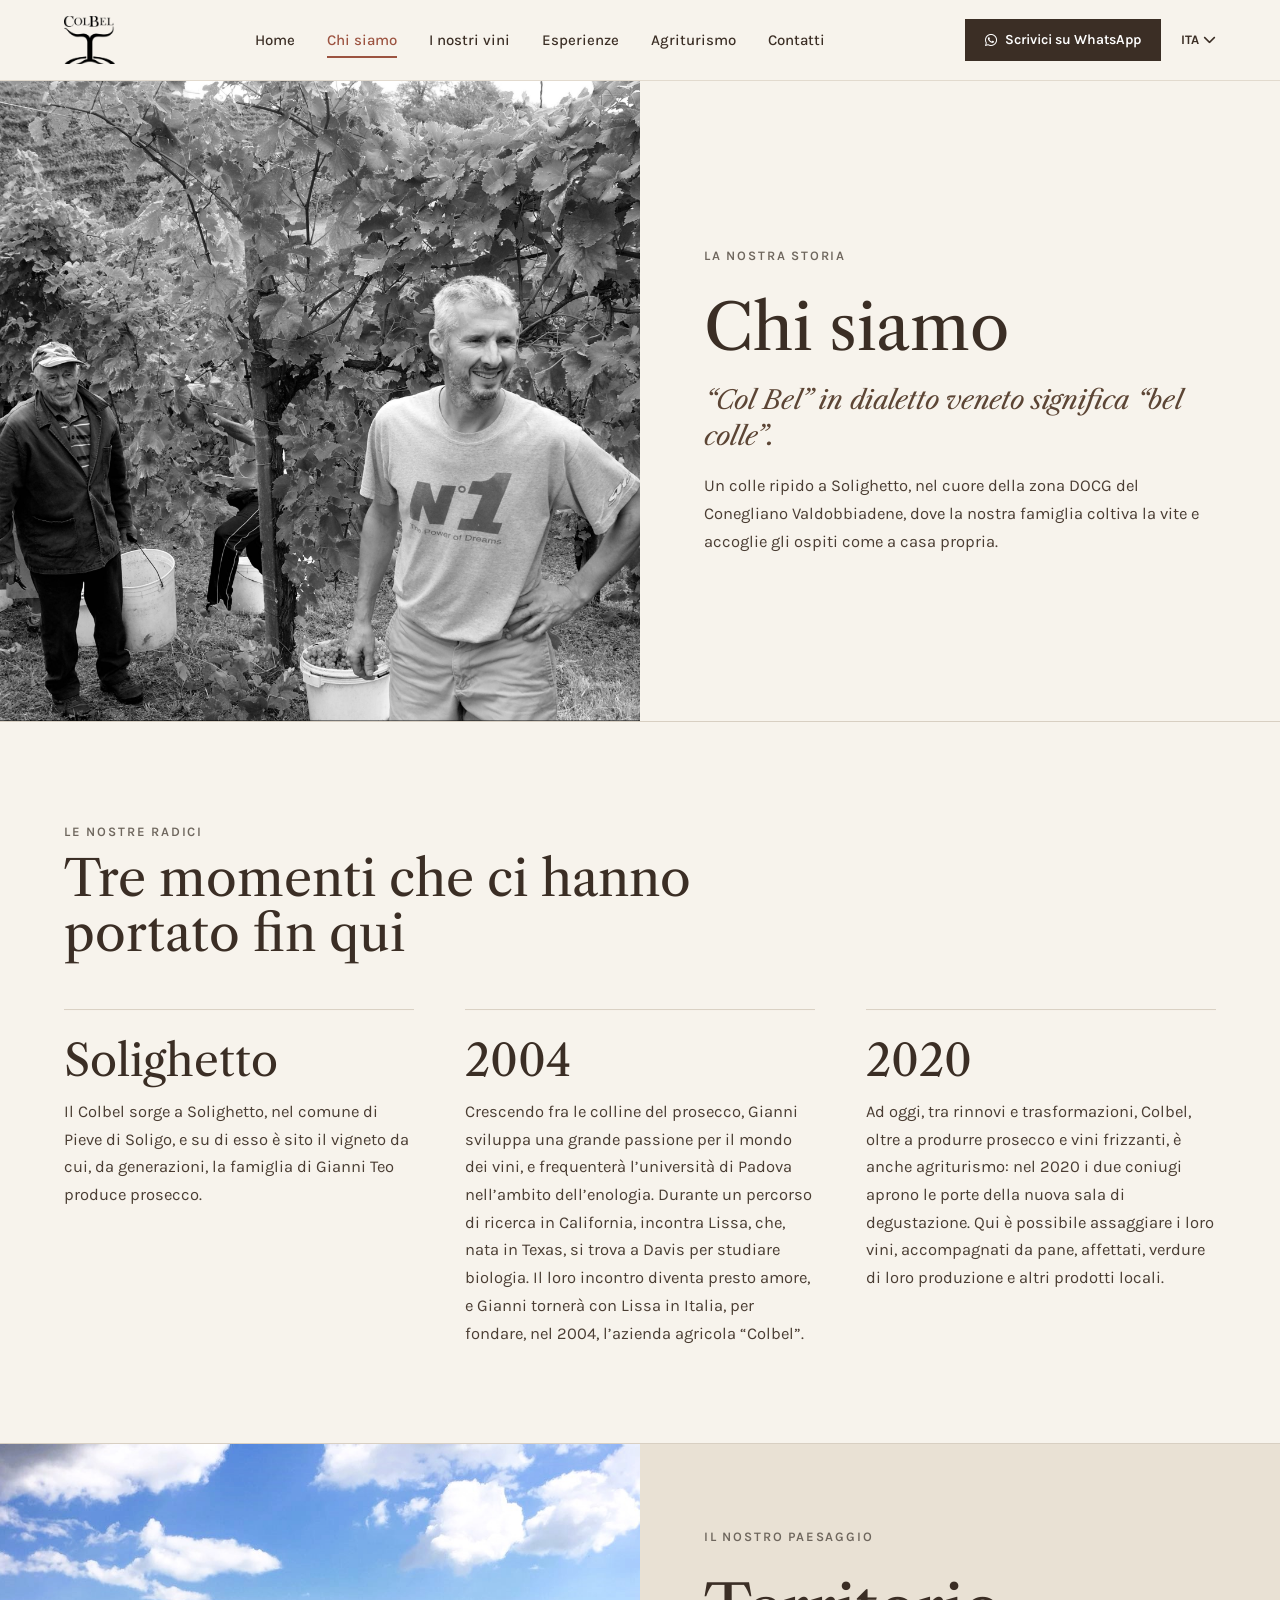
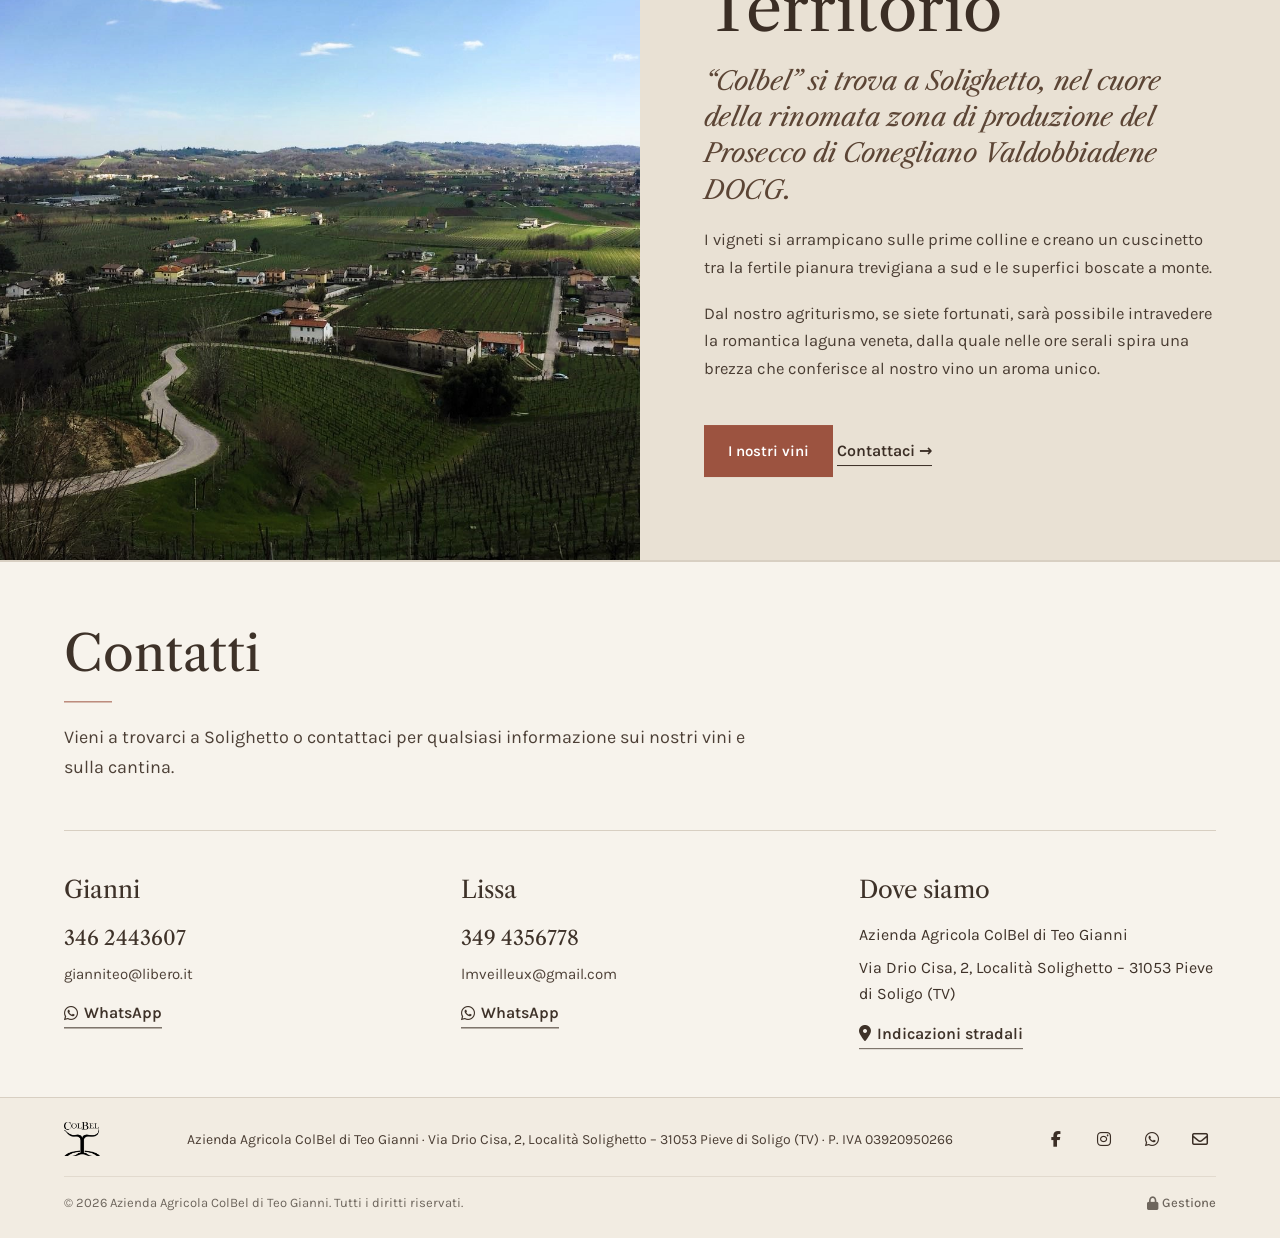
<file: storia.html>
<!DOCTYPE html>
<html lang="it">
<head>
  <meta charset="UTF-8" />
  <meta name="viewport" content="width=device-width, initial-scale=1.0" />
  <title>Chi siamo – ColBel Vineyards and Winery</title>
  <meta name="description" content="“Col Bel” in dialetto veneto significa “bel colle”." />
  <meta property="og:type" content="website" />
  <meta property="og:site_name" content="ColBel Vineyards and Winery" />
  <meta property="og:title" content="Chi siamo – ColBel Vineyards and Winery" />
  <meta property="og:description" content="“Col Bel” in dialetto veneto significa “bel colle”." />
  <meta property="og:locale" content="it_IT" />
  <meta name="theme-color" content="#0a0908" />
  <link rel="icon" type="image/png" href="assets/images/logo.png" />
  <link rel="preconnect" href="https://fonts.googleapis.com" />
  <link rel="preconnect" href="https://fonts.gstatic.com" crossorigin />
  <link rel="stylesheet" href="https://fonts.googleapis.com/css2?family=Karla:ital,wght@0,300;0,400;0,500;0,600;0,700;1,400&family=Libre+Caslon+Text:ital,wght@0,400;0,700;1,400&display=swap" />
  <link rel="stylesheet" href="https://cdnjs.cloudflare.com/ajax/libs/font-awesome/6.5.1/css/all.min.css" />
  <link rel="stylesheet" href="assets/css/casa.css" />
  <script type="application/ld+json">{"@context":"https://schema.org","@type":"Winery","name":"ColBel Vineyards and Winery","legalName":"Azienda Agricola ColBel di Teo Gianni","slogan":"Una tradizione, un’emozione","url":"https://colbelwine.com/","logo":"https://colbelwine.com/assets/images/logo.png","email":"lissa@colbelwine.com","telephone":["+39 346 2443607","+39 349 4356778"],"vatID":"IT03920950266","address":{"@type":"PostalAddress","streetAddress":"Via Drio Cisa, 2, Località Solighetto","postalCode":"31053","addressLocality":"Pieve di Soligo","addressRegion":"TV","addressCountry":"IT"},"sameAs":["https://www.facebook.com/people/AA-Colbel-C-V-Prosecco-DOCG/100054377224427/","https://www.instagram.com/colbel_wine/"]}</script>
  <script>document.documentElement.classList.add('js');</script>
</head>
<body>

  <!-- ==================== HEADER ==================== -->
  <header class="site-header">
    <a href="index.html" class="brand" aria-label="ColBel – Home">
      <img src="assets/images/logo.png" alt="ColBel" />
    </a>
    <nav class="main-nav" id="mainNav" aria-label="Menu principale">
      <a href="index.html" class="nav-link"><span data-i18n="nav_home">Home</span></a>
      <a href="storia.html" class="nav-link active"><span data-i18n="nav_about">Chi siamo</span></a>
      <a href="vini.html" class="nav-link"><span data-i18n="nav_wines">I nostri vini</span></a>
      <a href="esperienze.html" class="nav-link"><span data-i18n="nav_experiences">Esperienze</span></a>
      <a href="agriturismo.html" class="nav-link"><span data-i18n="nav_agriturismo">Agriturismo</span></a>
      <a href="contatti.html" class="nav-link"><span data-i18n="nav_contacts">Contatti</span></a>
    </nav>
    <div class="header-tools">
      <a href="https://wa.me/393462443607" target="_blank" rel="noopener" class="header-cta-btn"><i class="fa-brands fa-whatsapp"></i> <span>Scrivici su WhatsApp</span></a>
      <div class="lang-menu" id="langMenu">
        <button type="button" class="lang-current" id="langCurrent" aria-haspopup="true" aria-expanded="false"><span id="langCurrentLabel">ITA</span> <i class="fa-solid fa-chevron-down"></i></button>
        <div class="lang-list" role="menu">
          <button class="lang-btn active" data-lang="ita" role="menuitem">Italiano</button>
          <button class="lang-btn" data-lang="eng" role="menuitem">English</button>
        </div>
      </div>
      <button class="menu-toggle" id="mobileNavToggle" aria-label="Apri il menu"><span></span><span></span></button>
    </div>
  </header>

  <div class="menu-overlay" id="menuOverlay" aria-hidden="true">
    <nav aria-label="Menu">
        <a href="index.html" data-i18n="nav_home">Home</a>
        <a href="storia.html" data-i18n="nav_about">Chi siamo</a>
        <a href="vini.html" data-i18n="nav_wines">I nostri vini</a>
        <a href="esperienze.html" data-i18n="nav_experiences">Esperienze</a>
        <a href="agriturismo.html" data-i18n="nav_agriturismo">Agriturismo</a>
        <a href="contatti.html" data-i18n="nav_contacts">Contatti</a>
    </nav>
    <div class="menu-foot">
      <div class="lang-toggle drawer-lang-toggle">
        <button class="lang-btn active" data-lang="ita">ITA</button>
        <button class="lang-btn" data-lang="eng">ENG</button>
      </div>
      <a href="https://wa.me/393462443607" class="link" target="_blank" rel="noopener" data-cb-wa="gianni"><i class="fa-brands fa-whatsapp"></i> WhatsApp</a>
    </div>
  </div>

  <main id="top" data-page="storia">

    <!-- 1. Hero Spaccato 50/50: Gianni in vigna (B&W) e presentazione -->
    <section class="page-hero grid">
      <figure class="photo bw" data-photo><img src="assets/images/web/vendemmia-gianni.jpg" alt="Gianni tra i filari di ColBel" fetchpriority="high" style="object-position:65% 40%" data-cb-src="chiSiamo.immagine" data-cb-pos="chiSiamo.immagine_pos" data-cb-label="Foto Chi siamo" class="bw" /></figure>
      <div class="copy copy-left">
        <div class="col" data-reveal>
          <span class="eyebrow">La nostra storia</span>
          <h1 class="h1" data-cb="chiSiamo.titolo">Chi siamo</h1>
          <p class="lead" data-cb="chiSiamo.introduzione">“Col Bel” in dialetto veneto significa “bel colle”.</p>
          <p class="text">Un colle ripido a Solighetto, nel cuore della zona DOCG del Conegliano Valdobbiadene, dove la nostra famiglia coltiva la vite e accoglie gli ospiti come a casa propria.</p>
        </div>
      </div>
    </section>

    <!-- 2. Cronistoria a 3 tappe: Solighetto, 2004, 2020 -->
    <section class="story-milestones" id="tappe">
      <div class="story-milestones-head" data-reveal>
        <span class="eyebrow">Le nostre radici</span>
        <h2 class="h2">Tre momenti che ci hanno portato fin qui</h2>
      </div>
      <div class="milestones-grid">
        <article class="milestone-item" data-reveal>
          <span class="milestone-year">Solighetto</span>
          <p class="text" data-cb="chiSiamo.paragrafo_0">Il Colbel sorge a Solighetto, nel comune di Pieve di Soligo, e su di esso è sito il vigneto da cui, da generazioni, la famiglia di Gianni Teo produce prosecco.</p>
        </article>
        <article class="milestone-item" data-reveal>
          <span class="milestone-year">2004</span>
          <p class="text" data-cb="chiSiamo.paragrafo_1">Crescendo fra le colline del prosecco, Gianni sviluppa una grande passione per il mondo dei vini, e frequenterà l’università di Padova nell’ambito dell’enologia. Durante un percorso di ricerca in California, incontra Lissa, che, nata in Texas, si trova a Davis per studiare biologia. Il loro incontro diventa presto amore, e Gianni tornerà con Lissa in Italia, per fondare, nel 2004, l’azienda agricola “Colbel”.</p>
        </article>
        <article class="milestone-item" data-reveal>
          <span class="milestone-year">2020</span>
          <p class="text" data-cb="chiSiamo.paragrafo_2">Ad oggi, tra rinnovi e trasformazioni, Colbel, oltre a produrre prosecco e vini frizzanti, è anche agriturismo: nel 2020 i due coniugi aprono le porte della nuova sala di degustazione. Qui è possibile assaggiare i loro vini, accompagnati da pane, affettati, verdure di loro produzione e altri prodotti locali.</p>
        </article>
      </div>
    </section>

    <!-- 3. Territorio: Spaccato 50/50 su fondo caldo Pietra #E9E1D4 -->
    <section class="split-section split-section--left" id="territorio" style="background-color: var(--caldo-contrast);">
      <div class="split-photo">
        <img src="assets/images/IMG-20180409-WA0003.jpg" alt="Le colline del Prosecco Superiore a Solighetto" loading="lazy" data-cb-src="territorio.immagine_sfondo" data-cb-pos="territorio.immagine_sfondo_pos" data-cb-label="Foto del territorio" />
      </div>
      <div class="split-copy" data-reveal>
        <div class="col">
          <span class="eyebrow">Il nostro paesaggio</span>
          <h2 class="h1" data-cb="territorio.titolo">Territorio</h2>
          <p class="lead" data-cb="territorio.citazione">“Colbel” si trova a Solighetto, nel cuore della rinomata zona di produzione del Prosecco di Conegliano Valdobbiadene DOCG.</p>
          <p class="text" data-cb="territorio.descrizione">I vigneti si arrampicano sulle prime colline e creano un cuscinetto tra la fertile pianura trevigiana a sud e le superfici boscate a monte.</p>
          <p class="text" data-cb="territorio.descrizione_2">Dal nostro agriturismo, se sei fortunato, sarà possibile intravedere la romantica laguna veneta, dalla quale nelle ore serali spira una brezza che conferisce al nostro vino un aroma unico.</p>
          <div class="actions" style="margin-top: 1.5rem;">
            <a href="vini.html" class="btn">I nostri vini</a>
            <a href="contatti.html" class="link">Contattaci &rarr;</a>
          </div>
        </div>
      </div>
    </section>

    <!-- 4. Sezione Contatti in fondo -->
    <section class="contact-block" id="contatti-blocco">
      <div class="cb-head" data-reveal>
        <h2 class="cb-title" data-i18n="nav_contacts">Contatti</h2>
        <span class="cb-rule" aria-hidden="true"></span>
        <p class="text cb-intro">Vieni a trovarci a Solighetto o contattaci per qualsiasi informazione sui nostri vini e sulla cantina.</p>
      </div>
      <div class="cb-people">
        <div class="cb-person" data-reveal>
          <strong class="cb-name" data-cb="contatti.gianni.nome">Gianni</strong>
          <a class="cb-phone" href="tel:+393462443607" data-cb-tel="gianni"><span data-cb="contatti.gianni.telefono">346 2443607</span></a>
          <a class="cb-mail" href="mailto:gianniteo@libero.it" data-cb="contatti.gianni.email">gianniteo@libero.it</a>
          <a href="https://wa.me/393462443607" class="link" target="_blank" rel="noopener" data-cb-wa="gianni"><i class="fa-brands fa-whatsapp"></i> <span>WhatsApp</span></a>
        </div>
        <div class="cb-person" data-reveal>
          <strong class="cb-name" data-cb="contatti.lissa.nome">Lissa</strong>
          <a class="cb-phone" href="tel:+393494356778" data-cb-tel="lissa"><span data-cb="contatti.lissa.telefono">349 4356778</span></a>
          <a class="cb-mail" href="mailto:lmveilleux@gmail.com" data-cb="contatti.lissa.email">lmveilleux@gmail.com</a>
          <a href="https://wa.me/393494356778" class="link" target="_blank" rel="noopener" data-cb-wa="lissa"><i class="fa-brands fa-whatsapp"></i> <span>WhatsApp</span></a>
        </div>
        <div class="cb-person cb-where" data-reveal>
          <strong class="cb-name" data-i18n="cb_where">Dove siamo</strong>
          <span class="cb-addr" data-cb="contatti.azienda.nome">Azienda Agricola ColBel di Teo Gianni</span>
          <span class="cb-addr" data-cb="contatti.azienda.indirizzo">Via Drio Cisa, 2, Località Solighetto – 31053 Pieve di Soligo (TV)</span>
          <a href="https://www.google.com/maps/search/?api=1&amp;query=ColBel+Via+Drio+Cisa+2+Solighetto+Pieve+di+Soligo" class="link" target="_blank" rel="noopener"><i class="fa-solid fa-location-dot"></i> <span data-i18n="cb_directions">Indicazioni stradali</span></a>
        </div>
      </div>
    </section>

  </main>

  <!-- ==================== FOOTER (minimal: due righe) ==================== -->
  <footer class="site-footer" id="footer">
    <div class="fm-main">
      <a href="index.html" class="fm-logo" aria-label="ColBel – Home"><img src="assets/images/logo.png" alt="ColBel Vineyards and Winery" loading="lazy" /></a>
      <address class="fm-legal">
        <span>Azienda Agricola ColBel di Teo Gianni · Via Drio Cisa, 2, Località Solighetto – 31053 Pieve di Soligo (TV) · P. IVA <span data-cb="impostazioni.partita_iva" data-cb-label="Partita IVA">03920950266</span></span>
      </address>
      <div class="fm-social">
        <a href="https://www.facebook.com/people/AA-Colbel-C-V-Prosecco-DOCG/100054377224427/" target="_blank" rel="noopener" aria-label="Facebook" data-cb-social="facebook"><i class="fa-brands fa-facebook-f"></i></a>
        <a href="https://www.instagram.com/colbel_wine/?hl=it" target="_blank" rel="noopener" aria-label="Instagram" data-cb-social="instagram"><i class="fa-brands fa-instagram"></i></a>
        <a href="https://wa.me/393462443607" target="_blank" rel="noopener" aria-label="WhatsApp" data-cb-wa="gianni"><i class="fa-brands fa-whatsapp"></i></a>
        <a href="mailto:lissa@colbelwine.com" aria-label="Email"><i class="fa-regular fa-envelope"></i></a>
      </div>
    </div>
    <div class="fm-bottom">
      <span data-cb="impostazioni.testo_footer">© 2026 Azienda Agricola ColBel di Teo Gianni. Tutti i diritti riservati.</span>
      <a href="admin/" class="fm-admin"><i class="fa-solid fa-lock"></i> Gestione</a>
    </div>
  </footer>

  <!-- ==================== MODALE ORDINE ==================== -->
  <div id="orderModal" class="modal-backdrop" aria-hidden="true">
    <div class="modal-content" role="dialog" aria-modal="true" aria-labelledby="modalWineTitle">
      <button class="modal-close-btn" aria-label="Chiudi">&times;</button>
      <span class="eyebrow" data-i18n="modal_label">Ordine diretto dalla cantina</span>
      <h3 id="modalWineTitle" class="h3">Prosecco Superiore</h3>
      <p id="modalWinePrice" class="modal-price">11,90 € / bottiglia</p>

      <div class="qty">
        <span class="small" data-i18n="modal_qty">Quantità (minimo 6 bottiglie)</span>
        <div class="qty-stepper-wrap">
          <button type="button" class="qty-step-btn" id="qtyMinus" aria-label="Meno 6 bottiglie"><i class="fa-solid fa-minus"></i></button>
          <input type="number" id="bottleQty" class="qty-input-field" value="6" min="6" step="6" readonly />
          <button type="button" class="qty-step-btn" id="qtyPlus" aria-label="Più 6 bottiglie"><i class="fa-solid fa-plus"></i></button>
        </div>
        <div class="qty-presets">
          <button type="button" class="preset-pill active" data-qty="6">6 · 1 cassa</button>
          <button type="button" class="preset-pill" data-qty="12">12 · 2 casse</button>
          <button type="button" class="preset-pill" data-qty="24">24 · 4 casse</button>
        </div>
      </div>

      <p id="modalTotalCalc" class="modal-total">Totale indicativo: 71,40 € (IVA incl.)</p>
      <p class="small" data-i18n="modal_hint">Scegli come inviarci la richiesta: ti rispondiamo con le istruzioni per pagamento e spedizione.</p>

      <div class="modal-actions">
        <a id="btnWaGianni" href="#" target="_blank" rel="noopener" class="btn btn--block"><i class="fa-brands fa-whatsapp"></i> <span data-i18n="modal_wa_gianni">Invia a Gianni</span></a>
        <a id="btnWaLissa" href="#" target="_blank" rel="noopener" class="btn btn--block"><i class="fa-brands fa-whatsapp"></i> <span data-i18n="modal_wa_lissa">Invia a Lissa</span></a>
        <a id="btnEmailOrder" href="#" class="link" style="align-self:center"><span data-i18n="modal_email">Oppure via email</span></a>
      </div>
    </div>
  </div>

  <!-- ==================== AZIONI RAPIDE (MOBILE) ==================== -->
  <aside class="mobile-bottom-bar" aria-label="Azioni rapide">
    <a href="tel:+393462443607" class="bottom-bar-action" data-cb-tel="gianni"><i class="fa-solid fa-phone"></i><span data-i18n="mob_call">Chiama</span></a>
    <a href="https://wa.me/393462443607?text=Buongiorno%20ColBel,%20vorrei%20informazioni" target="_blank" rel="noopener" class="bottom-bar-action" data-cb-wa="gianni" data-cb-wa-msg="Buongiorno ColBel, vorrei informazioni"><i class="fa-brands fa-whatsapp"></i><span>WhatsApp</span></a>
    <button type="button" class="bottom-bar-action cta" id="dockOrderBtn" onclick="openOrderModal('Giusto – Prosecco Superiore DOCG Millesimato Brut', 11.90)"><i class="fa-solid fa-wine-bottle"></i><span data-i18n="mob_order">Ordina</span></button>
  </aside>

  <script src="assets/js/vendor/gsap.min.js"></script>
  <script src="assets/js/vendor/ScrollTrigger.min.js"></script>
  <script src="assets/js/vendor/lenis.min.js"></script>
  <script src="assets/js/content.js"></script>
  <script src="assets/js/casa.js"></script>
</body>
</html>
</file>
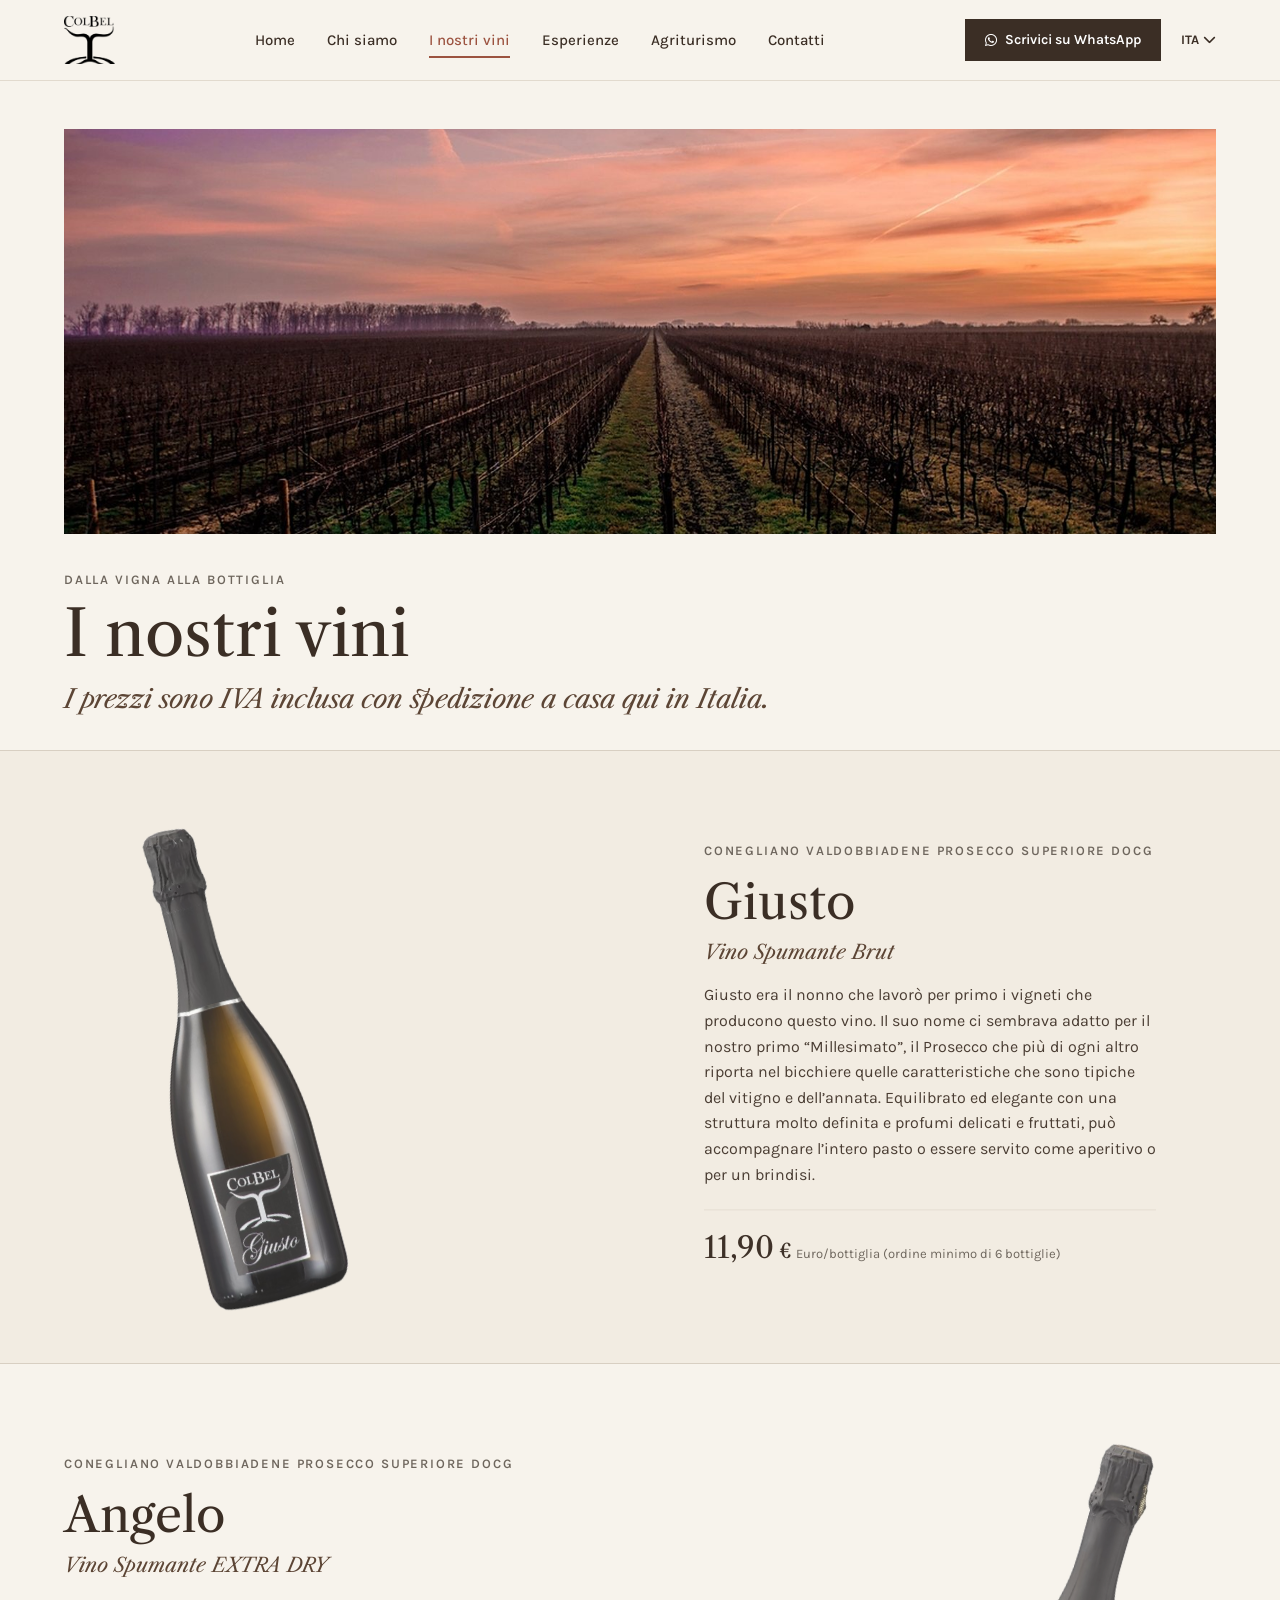
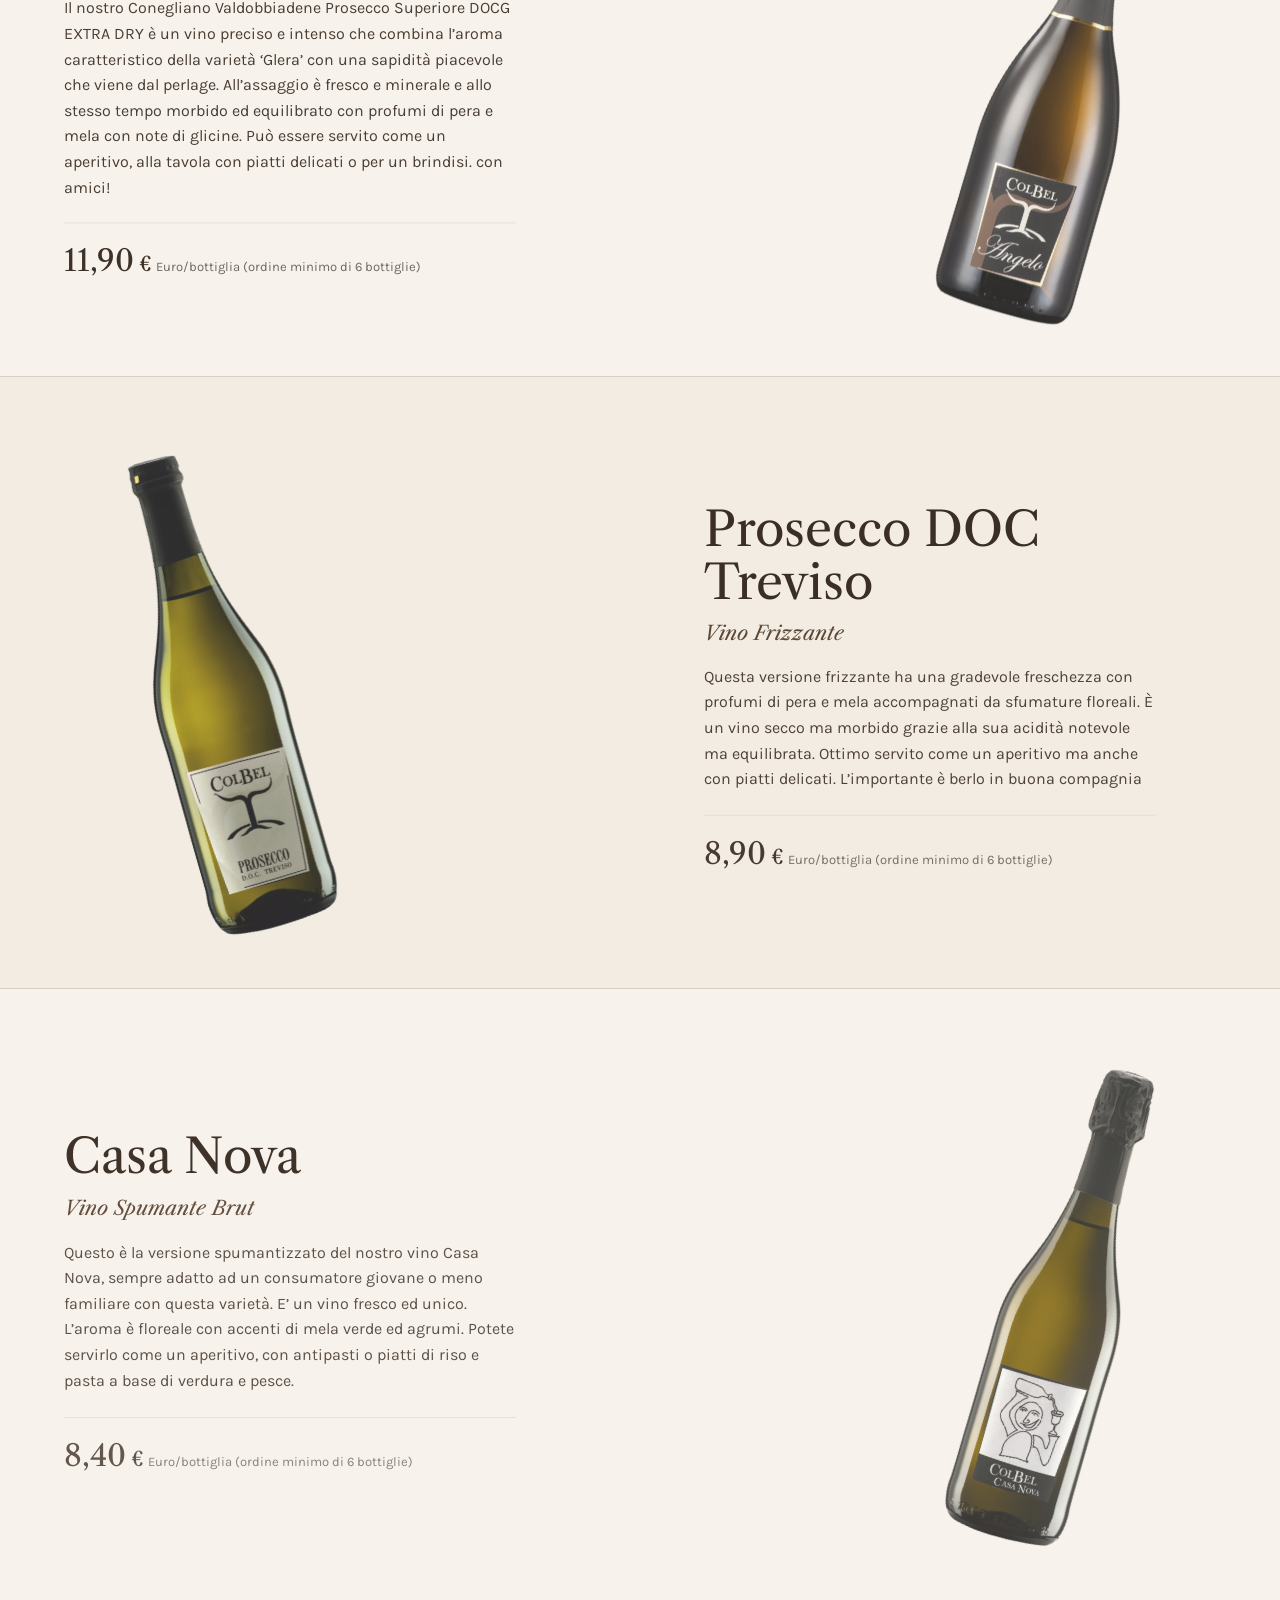
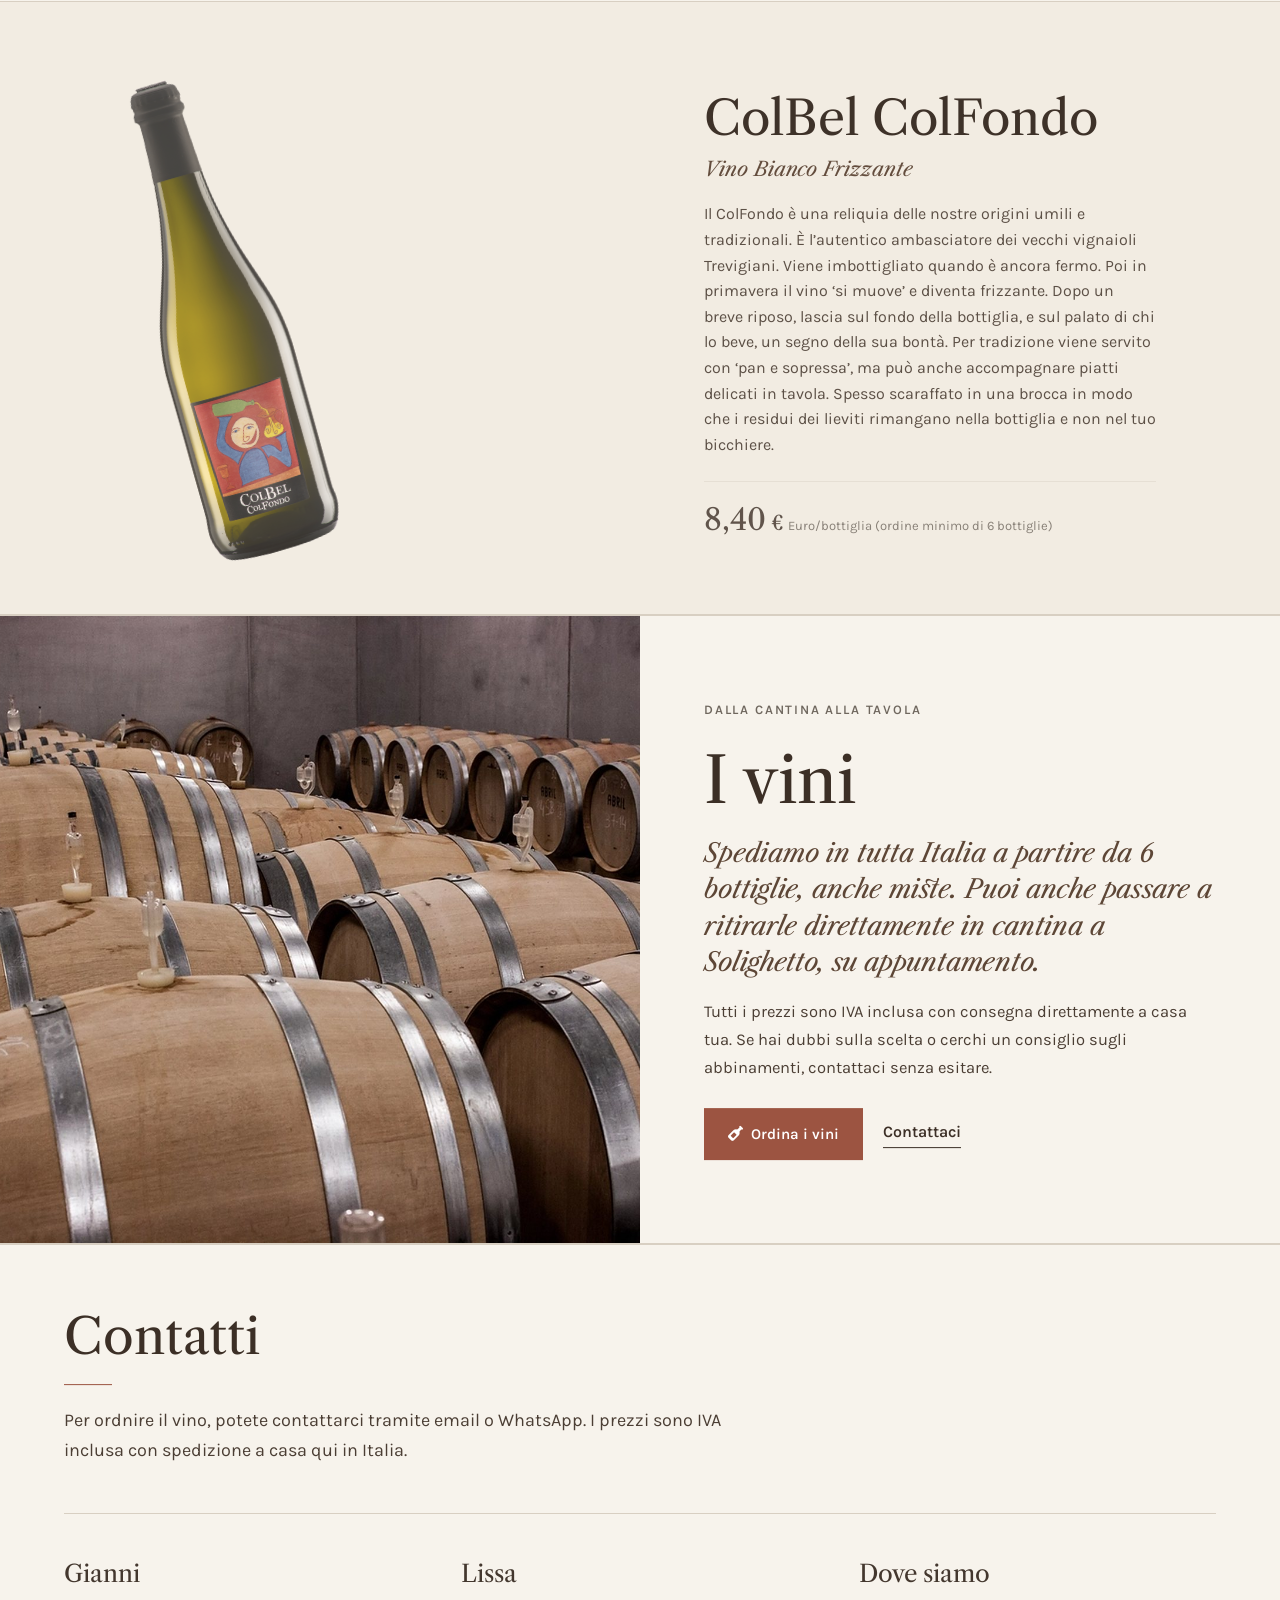
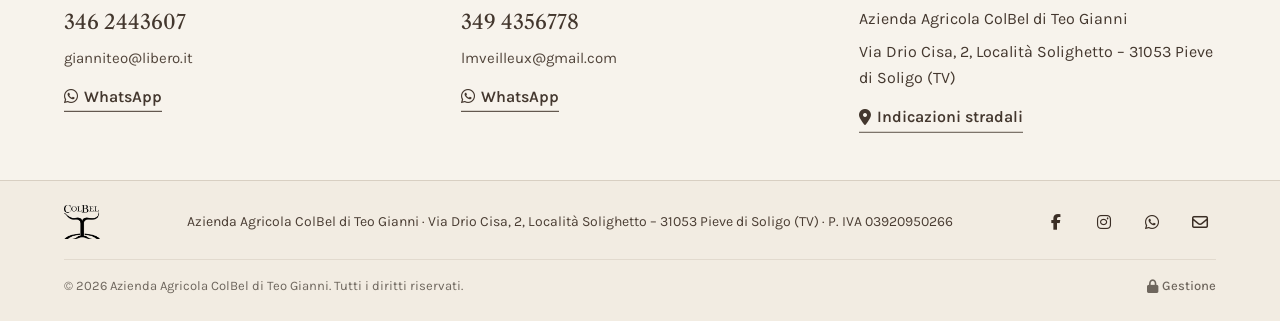
<file: vini.html>
<!DOCTYPE html>
<html lang="it">
<head>
  <meta charset="UTF-8" />
  <meta name="viewport" content="width=device-width, initial-scale=1.0" />
  <title>I nostri vini – ColBel Vineyards and Winery</title>
  <meta name="description" content="Conegliano Valdobbiadene Prosecco Superiore DOCG Millesimato, Prosecco DOC Treviso, Casa Nova e ColBel ColFondo." />
  <meta property="og:type" content="website" />
  <meta property="og:site_name" content="ColBel Vineyards and Winery" />
  <meta property="og:title" content="I nostri vini – ColBel Vineyards and Winery" />
  <meta property="og:description" content="Conegliano Valdobbiadene Prosecco Superiore DOCG Millesimato, Prosecco DOC Treviso, Casa Nova e ColBel ColFondo." />
  <meta property="og:locale" content="it_IT" />
  <meta name="theme-color" content="#0a0908" />
  <link rel="icon" type="image/png" href="assets/images/logo.png" />
  <link rel="preconnect" href="https://fonts.googleapis.com" />
  <link rel="preconnect" href="https://fonts.gstatic.com" crossorigin />
  <link rel="stylesheet" href="https://fonts.googleapis.com/css2?family=Karla:ital,wght@0,300;0,400;0,500;0,600;0,700;1,400&family=Libre+Caslon+Text:ital,wght@0,400;0,700;1,400&display=swap" />
  <link rel="stylesheet" href="https://cdnjs.cloudflare.com/ajax/libs/font-awesome/6.5.1/css/all.min.css" />
  <link rel="stylesheet" href="assets/css/casa.css" />
  <script type="application/ld+json">{"@context":"https://schema.org","@type":"Winery","name":"ColBel Vineyards and Winery","legalName":"Azienda Agricola ColBel di Teo Gianni","slogan":"Una tradizione, un’emozione","url":"https://colbelwine.com/","logo":"https://colbelwine.com/assets/images/logo.png","email":"lissa@colbelwine.com","telephone":["+39 346 2443607","+39 349 4356778"],"vatID":"IT03920950266","address":{"@type":"PostalAddress","streetAddress":"Via Drio Cisa, 2, Località Solighetto","postalCode":"31053","addressLocality":"Pieve di Soligo","addressRegion":"TV","addressCountry":"IT"},"sameAs":["https://www.facebook.com/people/AA-Colbel-C-V-Prosecco-DOCG/100054377224427/","https://www.instagram.com/colbel_wine/"]}</script>
  <script>document.documentElement.classList.add('js');</script>
</head>
<body>

  <!-- ==================== HEADER ==================== -->
  <header class="site-header">
    <a href="index.html" class="brand" aria-label="ColBel – Home">
      <img src="assets/images/logo.png" alt="ColBel" />
    </a>
    <nav class="main-nav" id="mainNav" aria-label="Menu principale">
      <a href="index.html" class="nav-link"><span data-i18n="nav_home">Home</span></a>
      <a href="storia.html" class="nav-link"><span data-i18n="nav_about">Chi siamo</span></a>
      <a href="vini.html" class="nav-link active"><span data-i18n="nav_wines">I nostri vini</span></a>
      <a href="esperienze.html" class="nav-link"><span data-i18n="nav_experiences">Esperienze</span></a>
      <a href="agriturismo.html" class="nav-link"><span data-i18n="nav_agriturismo">Agriturismo</span></a>
      <a href="contatti.html" class="nav-link"><span data-i18n="nav_contacts">Contatti</span></a>
    </nav>
    <div class="header-tools">
      <a href="https://wa.me/393462443607" target="_blank" rel="noopener" class="header-cta-btn"><i class="fa-brands fa-whatsapp"></i> <span>Scrivici su WhatsApp</span></a>
      <div class="lang-menu" id="langMenu">
        <button type="button" class="lang-current" id="langCurrent" aria-haspopup="true" aria-expanded="false"><span id="langCurrentLabel">ITA</span> <i class="fa-solid fa-chevron-down"></i></button>
        <div class="lang-list" role="menu">
          <button class="lang-btn active" data-lang="ita" role="menuitem">Italiano</button>
          <button class="lang-btn" data-lang="eng" role="menuitem">English</button>
        </div>
      </div>
      <button class="menu-toggle" id="mobileNavToggle" aria-label="Apri il menu"><span></span><span></span></button>
    </div>
  </header>

  <div class="menu-overlay" id="menuOverlay" aria-hidden="true">
    <nav aria-label="Menu">
        <a href="index.html" data-i18n="nav_home">Home</a>
        <a href="storia.html" data-i18n="nav_about">Chi siamo</a>
        <a href="vini.html" data-i18n="nav_wines">I nostri vini</a>
        <a href="esperienze.html" data-i18n="nav_experiences">Esperienze</a>
        <a href="agriturismo.html" data-i18n="nav_agriturismo">Agriturismo</a>
        <a href="contatti.html" data-i18n="nav_contacts">Contatti</a>
    </nav>
    <div class="menu-foot">
      <div class="lang-toggle drawer-lang-toggle">
        <button class="lang-btn active" data-lang="ita">ITA</button>
        <button class="lang-btn" data-lang="eng">ENG</button>
      </div>
      <a href="https://wa.me/393462443607" class="link" target="_blank" rel="noopener" data-cb-wa="gianni"><i class="fa-brands fa-whatsapp"></i> WhatsApp</a>
    </div>
  </div>

  <main id="top" data-page="vini" data-bubbles>

    <section class="wide-hero wide-hero--top">
      <figure class="photo wide-hero__photo" data-wide><img src="assets/images/stock/alba-filari.jpg" alt="I filari all'alba sulle colline di ColBel" data-cb-src="impostazioni.testi_sezioni.vini_immagine" data-cb-pos="impostazioni.testi_sezioni.vini_immagine_pos" data-cb-label="Foto di apertura Prodotti" /></figure>
      <div class="wide-hero__copy" data-reveal>
        <span class="eyebrow">Dalla vigna alla bottiglia</span>
        <h1 class="wide-title fit-line"><span data-cb="impostazioni.testi_sezioni.vini_titolo">I nostri vini</span></h1>
        <div class="wide-hero__body"><p class="lead" data-cb="impostazioni.testi_sezioni.vini_sottotitolo">I prezzi sono IVA inclusa con spedizione a casa qui in Italia a partire da 6 bottiglie, anche miste.</p></div>
      </div>
    </section>

    <div class="wines-list" id="winesRunwayView">

      <article class="wine-row grid is-left" id="vino-giusto-docg">
        <div class="wine-bottle"><img src="assets/images/bottiglie/giusto.png" alt="Giusto" loading="lazy" /></div>
        <div class="wine-info" data-reveal>
          <span class="denominazione">Conegliano Valdobbiadene Prosecco Superiore DOCG</span>
          <h2 class="h2">Giusto</h2>
          <div class="tipo">Vino Spumante Brut</div>
          <p class="text">Giusto era il nonno che lavorò per primo i vigneti che producono questo vino. Il suo nome ci sembrava adatto per il nostro primo “Millesimato”, il Prosecco che più di ogni altro riporta nel bicchiere quelle caratteristiche che sono tipiche del vitigno e dell’annata. Equilibrato ed elegante con una struttura molto definita e profumi delicati e fruttati, può accompagnare l’intero pasto o essere servito come aperitivo o per un brindisi.</p>
          <div class="price-row">
            <div><span class="price">11,90</span><span class="price-note">Euro / bottiglia (min. 6 bottiglie)</span></div>
          </div>
          <div class="actions" style="margin-top: 1.25rem;">
            <button type="button" class="btn" onclick="openOrderModal('Giusto – Prosecco Superiore DOCG Millesimato Brut', 11.90)">Ordina il Giusto</button>
          </div>
        </div>
      </article>

      <article class="wine-row grid is-right" id="vino-angelo-docg">
        <div class="wine-bottle"><img src="assets/images/bottiglie/angelo.png" alt="Angelo" loading="lazy" /></div>
        <div class="wine-info" data-reveal>
          <span class="denominazione">Conegliano Valdobbiadene Prosecco Superiore DOCG</span>
          <h2 class="h2">Angelo</h2>
          <div class="tipo">Vino Spumante EXTRA DRY</div>
          <p class="text">Il nostro Conegliano Valdobbiadene Prosecco Superiore DOCG EXTRA DRY è un vino preciso e intenso che combina l’aroma caratteristico della varietà ‘Glera’ con una sapidità piacevole che viene dal perlage. All’assaggio è fresco e minerale e allo stesso tempo morbido ed equilibrato con profumi di pera e mela con note di glicine. Può essere servito come un aperitivo, alla tavola con piatti delicati o per un brindisi con amici!</p>
          <div class="price-row">
            <div><span class="price">11,90</span><span class="price-note">Euro / bottiglia (min. 6 bottiglie)</span></div>
          </div>
          <div class="actions" style="margin-top: 1.25rem;">
            <button type="button" class="btn" onclick="openOrderModal('Angelo – Prosecco Superiore DOCG Extra Dry', 11.90)">Ordina l'Angelo</button>
          </div>
        </div>
      </article>

      <article class="wine-row grid is-left" id="vino-treviso-doc">
        <div class="wine-bottle"><img src="assets/images/bottiglie/treviso-doc.png" alt="Prosecco DOC Treviso" loading="lazy" /></div>
        <div class="wine-info" data-reveal>
          <span class="denominazione">DOC Treviso</span>
          <h2 class="h2">Prosecco DOC Treviso</h2>
          <div class="tipo">Vino Frizzante</div>
          <p class="text">Questa versione frizzante ha una gradevole freschezza con profumi di pera e mela accompagnati da sfumature floreali. È un vino secco ma morbido grazie alla sua acidità notevole ma equilibrata. Ottimo servito come un aperitivo ma anche con piatti delicati. L’importante è berlo in buona compagnia.</p>
          <div class="price-row">
            <div><span class="price">8,90</span><span class="price-note">Euro / bottiglia (min. 6 bottiglie)</span></div>
          </div>
          <div class="actions" style="margin-top: 1.25rem;">
            <button type="button" class="btn" onclick="openOrderModal('Prosecco DOC Treviso Frizzante', 8.90)">Ordina Prosecco DOC</button>
          </div>
        </div>
      </article>

      <article class="wine-row grid is-right" id="vino-casanova-brut">
        <div class="wine-bottle"><img src="assets/images/bottiglie/casanova-brut.png" alt="Casa Nova" loading="lazy" /></div>
        <div class="wine-info" data-reveal>
          <span class="denominazione">Vino Spumante</span>
          <h2 class="h2">Casa Nova</h2>
          <div class="tipo">Vino Spumante Brut</div>
          <p class="text">Questa è la versione spumantizzata del nostro vino Casa Nova, sempre adatto ad un consumatore giovane o meno familiare con questa varietà. È un vino fresco ed unico. L’aroma è floreale con accenti di mela verde ed agrumi. Puoi servirlo come aperitivo, con antipasti o piatti di riso e pasta a base di verdura e pesce.</p>
          <div class="price-row">
            <div><span class="price">8,40</span><span class="price-note">Euro / bottiglia (min. 6 bottiglie)</span></div>
          </div>
          <div class="actions" style="margin-top: 1.25rem;">
            <button type="button" class="btn" onclick="openOrderModal('Casa Nova – Vino Spumante Brut', 8.40)">Ordina Casa Nova</button>
          </div>
        </div>
      </article>

      <article class="wine-row grid is-left" id="vino-colbel-colfondo">
        <div class="wine-bottle"><img src="assets/images/bottiglie/colfondo.png" alt="ColBel ColFondo" loading="lazy" /></div>
        <div class="wine-info" data-reveal>
          <span class="denominazione">Tradizione Trevigiana</span>
          <h2 class="h2">ColBel ColFondo</h2>
          <div class="tipo">Vino Bianco Frizzante sui Lieviti</div>
          <p class="text">Il ColFondo è una reliquia delle nostre origini umili e tradizionali. È l’autentico ambasciatore dei vecchi vignaioli Trevigiani. Viene imbottigliato quando è ancora fermo. Poi in primavera il vino ‘si muove’ e diventa frizzante. Dopo un breve riposo, lascia sul fondo della bottiglia, e sul palato di chi lo beve, un segno della sua bontà. Per tradizione viene servito con ‘pan e sopressa’, ma può anche accompagnare piatti delicati in tavola.</p>
          <div class="price-row">
            <div><span class="price">8,40</span><span class="price-note">Euro / bottiglia (min. 6 bottiglie)</span></div>
          </div>
          <div class="actions" style="margin-top: 1.25rem;">
            <button type="button" class="btn" onclick="openOrderModal('ColBel ColFondo – Frizzante sui lieviti', 8.40)">Ordina ColFondo</button>
          </div>
        </div>
      </article>
    </div>

    <!-- Sezione finale a tutta larghezza: I vini -->
    <section class="final-split-section" id="vini-chiusura">
      <figure class="final-photo"><img src="assets/images/stock/botti-cantina.jpg" alt="Botti in cantina ColBel" loading="lazy" data-cb-src="impostazioni.testi_sezioni.vini_chiusura_immagine" data-cb-pos="impostazioni.testi_sezioni.vini_chiusura_immagine_pos" data-cb-label="Foto chiusura vini" /></figure>
      <div class="final-copy" data-reveal>
        <div class="col">
          <span class="eyebrow">Dalla cantina alla tavola</span>
          <h2 class="h1">I vini</h2>
          <p class="lead">Spediamo in tutta Italia a partire da 6 bottiglie, anche miste. Puoi anche passare a ritirarle direttamente in cantina a Solighetto, su appuntamento.</p>
          <p class="text">Tutti i prezzi sono IVA inclusa con consegna direttamente a casa tua. Se hai dubbi sulla scelta o cerchi un consiglio sugli abbinamenti, contattaci senza esitare.</p>
          <div class="actions">
            <button type="button" class="btn" onclick="openOrderModal('Giusto – Prosecco Superiore DOCG Millesimato Brut', 11.90)"><i class="fa-solid fa-wine-bottle"></i> Ordina i vini</button>
            <a href="contatti.html" class="link">Contattaci</a>
          </div>
        </div>
      </div>
    </section>

    <section class="contact-block" id="contatti-blocco">
      <div class="cb-head" data-reveal>
        <h2 class="cb-title" data-i18n="nav_contacts">Contatti</h2>
        <span class="cb-rule" aria-hidden="true"></span>
        <p class="text cb-intro" data-cb="impostazioni.testi_sezioni.contatti_vini" data-cb-label="Testo sopra i contatti">Per ordinare il vino, puoi contattarci tramite email o WhatsApp. I prezzi sono IVA inclusa con spedizione a casa qui in Italia.</p>
      </div>
      <div class="cb-people">
        <div class="cb-person" data-reveal>
          <strong class="cb-name" data-cb="contatti.gianni.nome">Gianni</strong>
          <a class="cb-phone" href="tel:+393462443607" data-cb-tel="gianni"><span data-cb="contatti.gianni.telefono">346 2443607</span></a>
          <a class="cb-mail" href="mailto:gianniteo@libero.it" data-cb="contatti.gianni.email">gianniteo@libero.it</a>
          <a href="https://wa.me/393462443607" class="link" target="_blank" rel="noopener" data-cb-wa="gianni"><i class="fa-brands fa-whatsapp"></i> <span>WhatsApp</span></a>
        </div>
        <div class="cb-person" data-reveal>
          <strong class="cb-name" data-cb="contatti.lissa.nome">Lissa</strong>
          <a class="cb-phone" href="tel:+393494356778" data-cb-tel="lissa"><span data-cb="contatti.lissa.telefono">349 4356778</span></a>
          <a class="cb-mail" href="mailto:lmveilleux@gmail.com" data-cb="contatti.lissa.email">lmveilleux@gmail.com</a>
          <a href="https://wa.me/393494356778" class="link" target="_blank" rel="noopener" data-cb-wa="lissa"><i class="fa-brands fa-whatsapp"></i> <span>WhatsApp</span></a>
        </div>
        <div class="cb-person cb-where" data-reveal>
          <strong class="cb-name" data-i18n="cb_where">Dove siamo</strong>
          <span class="cb-addr" data-cb="contatti.azienda.nome">Azienda Agricola ColBel di Teo Gianni</span>
          <span class="cb-addr" data-cb="contatti.azienda.indirizzo">Via Drio Cisa, 2, Località Solighetto – 31053 Pieve di Soligo (TV)</span>
          <a href="https://www.google.com/maps/search/?api=1&amp;query=ColBel+Via+Drio+Cisa+2+Solighetto+Pieve+di+Soligo" class="link" target="_blank" rel="noopener"><i class="fa-solid fa-location-dot"></i> <span data-i18n="cb_directions">Indicazioni stradali</span></a>
        </div>
      </div>
    </section>

  </main>

  <!-- ==================== FOOTER (minimal: due righe) ==================== -->
  <footer class="site-footer" id="footer">
    <div class="fm-main">
      <a href="index.html" class="fm-logo" aria-label="ColBel – Home"><img src="assets/images/logo.png" alt="ColBel Vineyards and Winery" loading="lazy" /></a>
      <address class="fm-legal">
        <span>Azienda Agricola ColBel di Teo Gianni · Via Drio Cisa, 2, Località Solighetto – 31053 Pieve di Soligo (TV) · P. IVA <span data-cb="impostazioni.partita_iva" data-cb-label="Partita IVA">03920950266</span></span>
      </address>
      <div class="fm-social">
        <a href="https://www.facebook.com/people/AA-Colbel-C-V-Prosecco-DOCG/100054377224427/" target="_blank" rel="noopener" aria-label="Facebook" data-cb-social="facebook"><i class="fa-brands fa-facebook-f"></i></a>
        <a href="https://www.instagram.com/colbel_wine/?hl=it" target="_blank" rel="noopener" aria-label="Instagram" data-cb-social="instagram"><i class="fa-brands fa-instagram"></i></a>
        <a href="https://wa.me/393462443607" target="_blank" rel="noopener" aria-label="WhatsApp" data-cb-wa="gianni"><i class="fa-brands fa-whatsapp"></i></a>
        <a href="mailto:lissa@colbelwine.com" aria-label="Email"><i class="fa-regular fa-envelope"></i></a>
      </div>
    </div>
    <div class="fm-bottom">
      <span data-cb="impostazioni.testo_footer">© 2026 Azienda Agricola ColBel di Teo Gianni. Tutti i diritti riservati.</span>
      <a href="admin/" class="fm-admin"><i class="fa-solid fa-lock"></i> Gestione</a>
    </div>
  </footer>

  <!-- ==================== MODALE ORDINE ==================== -->
  <div id="orderModal" class="modal-backdrop" aria-hidden="true">
    <div class="modal-content" role="dialog" aria-modal="true" aria-labelledby="modalWineTitle">
      <button class="modal-close-btn" aria-label="Chiudi">&times;</button>
      <span class="eyebrow" data-i18n="modal_label">Ordine diretto dalla cantina</span>
      <h3 id="modalWineTitle" class="h3">Prosecco Superiore</h3>
      <p id="modalWinePrice" class="modal-price">11,90 € / bottiglia</p>

      <div class="qty">
        <span class="small" data-i18n="modal_qty">Quantità (minimo 6 bottiglie)</span>
        <div class="qty-stepper-wrap">
          <button type="button" class="qty-step-btn" id="qtyMinus" aria-label="Meno 6 bottiglie"><i class="fa-solid fa-minus"></i></button>
          <input type="number" id="bottleQty" class="qty-input-field" value="6" min="6" step="6" readonly />
          <button type="button" class="qty-step-btn" id="qtyPlus" aria-label="Più 6 bottiglie"><i class="fa-solid fa-plus"></i></button>
        </div>
        <div class="qty-presets">
          <button type="button" class="preset-pill active" data-qty="6">6 · 1 cassa</button>
          <button type="button" class="preset-pill" data-qty="12">12 · 2 casse</button>
          <button type="button" class="preset-pill" data-qty="24">24 · 4 casse</button>
        </div>
      </div>

      <p id="modalTotalCalc" class="modal-total">Totale indicativo: 71,40 € (IVA incl.)</p>
      <p class="small" data-i18n="modal_hint">Scegli come inviarci la richiesta: ti rispondiamo con le istruzioni per pagamento e spedizione.</p>

      <div class="modal-actions">
        <a id="btnWaGianni" href="#" target="_blank" rel="noopener" class="btn btn--block"><i class="fa-brands fa-whatsapp"></i> <span data-i18n="modal_wa_gianni">Invia a Gianni</span></a>
        <a id="btnWaLissa" href="#" target="_blank" rel="noopener" class="btn btn--block"><i class="fa-brands fa-whatsapp"></i> <span data-i18n="modal_wa_lissa">Invia a Lissa</span></a>
        <a id="btnEmailOrder" href="#" class="link" style="align-self:center"><span data-i18n="modal_email">Oppure via email</span></a>
      </div>
    </div>
  </div>

  <!-- ==================== AZIONI RAPIDE (MOBILE) ==================== -->
  <aside class="mobile-bottom-bar" aria-label="Azioni rapide">
    <a href="tel:+393462443607" class="bottom-bar-action" data-cb-tel="gianni"><i class="fa-solid fa-phone"></i><span data-i18n="mob_call">Chiama</span></a>
    <a href="https://wa.me/393462443607?text=Buongiorno%20ColBel,%20vorrei%20informazioni" target="_blank" rel="noopener" class="bottom-bar-action" data-cb-wa="gianni" data-cb-wa-msg="Buongiorno ColBel, vorrei informazioni"><i class="fa-brands fa-whatsapp"></i><span>WhatsApp</span></a>
    <button type="button" class="bottom-bar-action cta" id="dockOrderBtn" onclick="openOrderModal('Giusto – Prosecco Superiore DOCG Millesimato Brut', 11.90)"><i class="fa-solid fa-wine-bottle"></i><span data-i18n="mob_order">Ordina</span></button>
  </aside>

  <script src="assets/js/vendor/gsap.min.js"></script>
  <script src="assets/js/vendor/ScrollTrigger.min.js"></script>
  <script src="assets/js/vendor/lenis.min.js"></script>
  <script src="assets/js/content.js"></script>
  <script src="assets/js/casa.js"></script>
</body>
</html>
</file>
<file: assets/css/casa.css>
/* ==========================================================================
   ColBel — Design System Approvato (Board "D-finale": A casa nostra + Dal colle alla tavola)
   Riferimento visivo esatto: D-finale.dc.html
   --------------------------------------------------------------------------
   · Palette esatta:
     - Farina: #F2ECE2 (fondo base continuo)
     - Farina chiara: #F7F3EC (fondo header e sezioni editoriali)
     - Caldo contrasto: #E9E1D4 (fondo sezioni di stacco e accoglienza)
     - Pietra: #8B847B
     - Terra: #5C4535
     - Castagna: #3B2E25 (testo primario, titoli, bottoni scuri)
     - Testo corpo: #4A3D33 (morbido e naturale)
     - Sottotitoli / Eyebrow: #6E665D
     - Mattone: #9C5340 (accento caldo, bottoni primari)
     - Linee divisorie: #D8CFC2 e #E2DACE
   · Caratteri:
     - Titoli: 'Libre Caslon Text', serif (con corsivo per le frasi dette a voce)
     - Testi e UI: 'Karla', sans-serif
   · Foto:
     - Persone in bianco e nero (.bw, filter: grayscale(1))
     - Luoghi e cibo a colori naturali
   · Layout:
     - 100% full-bleed da bordo a bordo, ZERO schede/box/ombre/bordi arrotondati
   ========================================================================== */

/* ---------- 1. Token di Design ---------- */
:root {
  --farina: #F2ECE2;
  --farina-light: #F7F3EC;
  --caldo-contrast: #E9E1D4;
  --pietra: #8B847B;
  --terra: #5C4535;
  --castagna: #3B2E25;
  --testo: #4A3D33;
  --testo-sub: #6E665D;
  --mattone: #9C5340;
  --mattone-hover: #7E3E2F;
  --linea: #D8CFC2;
  --linea-light: #E2DACE;
  --bianco: #FFFFFF;

  --serif: 'Libre Caslon Text', Georgia, serif;
  --sans: 'Karla', system-ui, -apple-system, 'Segoe UI', Roboto, sans-serif;

  --header-h: 84px;
  --gutter: clamp(24px, 5vw, 80px);
}

/* ---------- 2. Reset e Base ---------- */
*, *::before, *::after {
  box-sizing: border-box;
  margin: 0;
  padding: 0;
}

html {
  -webkit-text-size-adjust: 100%;
  scroll-behavior: smooth;
  background-color: var(--farina);
}

body {
  background-color: var(--farina);
  color: var(--castagna);
  font-family: var(--sans);
  font-size: 16px;
  line-height: 1.6;
  font-weight: 400;
  -webkit-font-smoothing: antialiased;
  overflow-x: hidden;
  width: 100%;
}

img, video, canvas {
  display: block;
  max-width: 100%;
  height: auto;
}

a {
  color: var(--mattone);
  text-decoration: none;
  transition: color 0.2s ease, opacity 0.2s ease;
}

a:hover {
  color: var(--mattone-hover);
}

button {
  font: inherit;
  color: inherit;
  background: none;
  border: none;
  cursor: pointer;
}

::selection {
  background-color: var(--mattone);
  color: var(--bianco);
}

/* ---------- 3. Trattamento Foto (Persone B&W, Cibo/Luoghi a Colori) ---------- */
.bw, img.bw, figure.bw img,
[data-bw], .is-person img,
img[src*="gianni"], img[src*="lissa"], img[src*="vendemmia"] {
  filter: grayscale(1);
  -webkit-filter: grayscale(1);
}

img[src*="bottigl"], img[src*="pane"], img[src*="filari"],
img[src*="collin"], img[src*="uva"], img[src*="tagliere"],
img[src*="calice"], img[src*="botti"], img[src*="sala"],
img[src*="focacce"], img[src*="cantina"] {
  filter: none !important;
}

/* ---------- 4. Tipografia (Libre Caslon + Karla) ---------- */
h1, h2, h3, h4, .display, .h1, .h2, .h3, .wide-title, .cb-title {
  font-family: var(--serif);
  color: var(--castagna);
  font-weight: 400;
  line-height: 1.1;
  letter-spacing: normal;
}

h1, .h1, .wide-title {
  font-size: clamp(38px, 5.5vw, 64px);
}

h2, .h2 {
  font-size: clamp(30px, 4vw, 50px);
}

h3, .h3 {
  font-size: clamp(24px, 3vw, 34px);
}

.lead {
  font-family: var(--serif);
  font-style: italic;
  font-size: clamp(20px, 2.3vw, 26px);
  line-height: 1.4;
  color: var(--terra);
  max-width: 54ch;
}

.text, p {
  color: var(--testo);
  font-size: 16.5px;
  line-height: 1.68;
  max-width: 65ch;
}

.small {
  font-size: 14px;
  color: var(--testo-sub);
}

.eyebrow {
  display: inline-flex;
  align-items: center;
  font-size: 13px;
  letter-spacing: 0.14em;
  text-transform: uppercase;
  color: var(--testo-sub);
  font-weight: 600;
  margin-bottom: 0.5rem;
}

.eyebrow:empty {
  display: none;
}

/* ---------- 5. Bottoni e Link (Stile D-finale) ---------- */
.btn {
  display: inline-flex;
  align-items: center;
  justify-content: center;
  gap: 8px;
  padding: 14px 24px;
  background-color: var(--mattone);
  color: var(--bianco) !important;
  font-family: var(--sans);
  font-size: 15px;
  font-weight: 600;
  text-decoration: none !important;
  border: none;
  border-radius: 0;
  cursor: pointer;
  transition: background-color 0.2s ease;
}

.btn:hover {
  background-color: var(--mattone-hover);
  color: var(--bianco) !important;
}

.btn-dark {
  background-color: var(--castagna);
}

.btn-dark:hover {
  background-color: #261D17;
}

.btn--block {
  width: 100%;
}

.link {
  display: inline-flex;
  align-items: center;
  gap: 6px;
  color: var(--castagna) !important;
  font-size: 16px;
  font-weight: 600;
  text-decoration: none;
  border-bottom: 1px solid var(--castagna);
  padding-bottom: 2px;
  transition: color 0.2s ease, border-color 0.2s ease;
}

.link:hover {
  color: var(--mattone) !important;
  border-color: var(--mattone);
}

/* ---------- 6. Header (D-finale: pulito, caldo, riga inferiore sottile) ---------- */
.site-header {
  position: sticky;
  top: 0;
  left: 0;
  width: 100%;
  background-color: var(--farina-light);
  border-bottom: 1px solid var(--linea-light);
  display: flex;
  align-items: center;
  justify-content: space-between;
  padding: 16px var(--gutter);
  z-index: 1000;
  transition: transform 0.3s ease;
}

.site-header.is-hidden {
  transform: translateY(-100%);
}

.brand img {
  height: 48px;
  width: auto;
}

.main-nav {
  display: flex;
  align-items: center;
  gap: 32px;
}

.nav-link {
  font-size: 15px;
  font-weight: 500;
  color: var(--castagna) !important;
  text-decoration: none;
  transition: color 0.2s ease;
  position: relative;
  padding: 6px 0;
}

.nav-link:hover, .nav-link.active {
  color: var(--mattone) !important;
}

.nav-link.active::after {
  content: '';
  position: absolute;
  bottom: 0;
  left: 0;
  width: 100%;
  height: 2px;
  background-color: var(--mattone);
}

.header-tools {
  display: flex;
  align-items: center;
  gap: 20px;
}

.header-cta-btn {
  display: inline-flex;
  align-items: center;
  gap: 8px;
  background: var(--castagna);
  color: var(--bianco) !important;
  text-decoration: none;
  padding: 10px 20px;
  font-size: 14px;
  font-weight: 600;
  transition: background 0.2s ease;
}

.header-cta-btn:hover {
  background: #241C16;
}

.lang-menu {
  position: relative;
}

.lang-current {
  display: flex;
  align-items: center;
  gap: 4px;
  font-size: 13px;
  font-weight: 700;
  color: var(--castagna);
}

.lang-list {
  display: none;
  position: absolute;
  top: 100%;
  right: 0;
  background-color: var(--farina);
  border: 1px solid var(--linea);
  padding: 6px 0;
  min-width: 110px;
  box-shadow: 0 4px 12px rgba(59, 46, 37, 0.08);
}

.lang-menu:hover .lang-list, .lang-menu.open .lang-list {
  display: block;
}

.lang-btn {
  display: block;
  width: 100%;
  text-align: left;
  padding: 6px 14px;
  font-size: 13px;
  color: var(--testo);
}

.lang-btn:hover, .lang-btn.active {
  color: var(--mattone);
  background-color: rgba(156, 83, 64, 0.08);
}

.menu-toggle {
  display: none;
  flex-direction: column;
  justify-content: center;
  gap: 6px;
  width: 30px;
  height: 30px;
  cursor: pointer;
}

.menu-toggle span {
  display: block;
  width: 100%;
  height: 2px;
  background-color: var(--castagna);
  transition: transform 0.25s ease;
}

.menu-toggle.open span:first-child {
  transform: translateY(4px) rotate(45deg);
}

.menu-toggle.open span:last-child {
  transform: translateY(-4px) rotate(-45deg);
}

/* Mobile Menu Overlay */
.menu-overlay {
  position: fixed;
  inset: 0;
  background-color: var(--farina);
  z-index: 999;
  display: flex;
  flex-direction: column;
  justify-content: space-between;
  padding: calc(var(--header-h) + 2rem) var(--gutter) 2rem;
  opacity: 0;
  pointer-events: none;
  transition: opacity 0.3s ease;
}

.menu-overlay.open {
  opacity: 1;
  pointer-events: auto;
}

.menu-overlay nav {
  display: flex;
  flex-direction: column;
  gap: 1.5rem;
}

.menu-overlay nav a {
  font-family: var(--serif);
  font-size: clamp(2rem, 6vw, 3rem);
  color: var(--castagna);
  line-height: 1.1;
  border-bottom: 1px solid var(--linea);
  padding-bottom: 0.8rem;
}

.menu-overlay nav a.active, .menu-overlay nav a:hover {
  color: var(--mattone);
}

.menu-foot {
  display: flex;
  align-items: center;
  justify-content: space-between;
  padding-top: 1.5rem;
  border-top: 1px solid var(--linea);
}

/* ---------- 7. Home Hero Full (index.html) ---------- */
.hero-full {
  position: relative;
  width: 100%;
  height: clamp(520px, 75vh, 760px);
  display: flex;
  align-items: center;
  justify-content: center;
  overflow: hidden;
  background-color: var(--castagna);
}

.hero-full__bg {
  position: absolute;
  inset: 0;
  width: 100%;
  height: 100%;
}

.hero-full__bg img {
  width: 100%;
  height: 100%;
  object-fit: cover;
  object-position: 50% 35%;
}

.hero-full__shade {
  position: absolute;
  inset: 0;
  background: rgba(0, 0, 0, 0.35);
  pointer-events: none;
}

.hero-full__content {
  position: relative;
  z-index: 3;
  text-align: center;
  display: flex;
  flex-direction: column;
  align-items: center;
  justify-content: center;
  padding: 0 1.5rem;
}

.hero-logo {
  display: block;
  filter: brightness(0) invert(1);
  -webkit-filter: brightness(0) invert(1);
  width: 26vw;
  max-width: 400px;
  height: auto;
  margin: 0 auto;
}

.hero-claim {
  color: var(--bianco);
  font-family: var(--serif);
  font-style: italic;
  font-weight: 400;
  font-size: clamp(22px, 2.6vw, 32px);
  line-height: 1.35;
  margin-top: 1.5rem;
  text-shadow: 0 2px 14px rgba(0, 0, 0, 0.5);
}

/* ---------- 8. Sezione Editoriale Home (D-finale esatta) ---------- */
.home-intro {
  display: grid;
  grid-template-columns: repeat(2, minmax(0, 1fr));
  gap: 48px;
  padding: 64px var(--gutter);
  background: var(--farina-light);
  border-bottom: 1px solid var(--linea);
}

.home-intro h2 {
  font-family: var(--serif);
  font-size: clamp(34px, 4vw, 50px);
  line-height: 1.1;
  color: var(--castagna);
}

.home-intro h2 span {
  font-style: italic;
}

.home-intro-copy {
  display: flex;
  flex-direction: column;
  gap: 22px;
  justify-content: flex-end;
}

.home-intro-copy p {
  font-size: 18px;
  line-height: 1.6;
  color: var(--testo);
}

.home-intro-actions {
  display: flex;
  gap: 20px;
  align-items: center;
  flex-wrap: wrap;
}

/* ---------- 9. Sezione Persone in Bianco e Nero (D-finale esatta) ---------- */
.home-people {
  display: grid;
  grid-template-columns: repeat(2, minmax(0, 1fr));
  gap: 48px;
  padding: 64px var(--gutter);
  background: var(--farina);
  border-bottom: 1px solid var(--linea);
}

.person-card {
  display: flex;
  flex-direction: column;
  gap: 14px;
}

.person-card img {
  width: 100%;
  height: 380px;
  object-fit: cover;
  display: block;
  filter: grayscale(1);
  -webkit-filter: grayscale(1);
}

.person-card h3 {
  font-family: var(--serif);
  font-size: 26px;
  color: var(--castagna);
}

.person-card p {
  font-size: 16px;
  line-height: 1.55;
  color: var(--testo);
}

/* ---------- 10. Sezione Caldo Contrasto #E9E1D4 (D-finale esatta) ---------- */
.home-ways {
  display: grid;
  grid-template-columns: repeat(2, minmax(0, 1fr));
  background: var(--caldo-contrast);
  border-bottom: 1px solid var(--linea);
}

.home-ways img {
  width: 100%;
  height: 100%;
  min-height: 380px;
  object-fit: cover;
  display: block;
}

.home-ways-copy {
  display: flex;
  flex-direction: column;
  gap: 18px;
  justify-content: center;
  padding: 64px var(--gutter);
}

.home-ways-copy h3 {
  font-family: var(--serif);
  font-size: clamp(28px, 3.2vw, 36px);
  color: var(--castagna);
  line-height: 1.15;
}

.home-ways-copy ul {
  margin: 0;
  padding-left: 20px;
  display: flex;
  flex-direction: column;
  gap: 12px;
  font-size: 16px;
  line-height: 1.55;
  color: var(--testo);
}

/* ---------- 11. Divisori e Marquee ---------- */
.chapter-mark {
  width: 100%;
  border-top: 1px solid var(--linea);
}

.cb-rule {
  display: block;
  width: 48px;
  height: 1px;
  background-color: var(--mattone);
  margin: 1.25rem 0;
}

.marquee {
  width: 100%;
  overflow: hidden;
  border-top: 1px solid var(--linea);
  border-bottom: 1px solid var(--linea);
  padding: 14px 0;
  background-color: var(--farina);
  white-space: nowrap;
}

.marquee-track {
  display: inline-flex;
  gap: 2rem;
  animation: marqueeScroll 45s linear infinite;
  font-family: var(--serif);
  font-style: italic;
  color: var(--testo-sub);
  font-size: 18px;
}

@keyframes marqueeScroll {
  from { transform: translateX(0); }
  to { transform: translateX(-50%); }
}

/* ---------- 12. Pagine Interne: Hero Spaccato & Spaccati Editoriali 50/50 ---------- */
.page-hero, .feature-split, .split-row, .split-section {
  display: grid;
  grid-template-columns: 1fr 1fr;
  width: 100%;
  min-height: 520px;
  border-bottom: 1px solid var(--linea);
  background-color: var(--farina);
  align-items: stretch;
}

.split-section:nth-child(even) {
  background-color: var(--farina-light);
}

.page-hero {
  background-color: var(--farina-light);
}

.page-hero .photo, .feature-split .photo, .split-photo {
  width: 100%;
  height: 100%;
  min-height: 480px;
  overflow: hidden;
  position: relative;
}

.page-hero .photo img, .feature-split .photo img, .split-photo img {
  width: 100%;
  height: 100%;
  object-fit: cover;
  display: block;
}

.page-hero .copy, .feature-split .copy, .split-copy {
  display: flex;
  flex-direction: column;
  justify-content: center;
  padding: clamp(52px, 6.5vw, 92px) var(--gutter);
}

.page-hero .col, .feature-split .col, .split-copy .col {
  display: flex;
  flex-direction: column;
  gap: 18px;
  max-width: 580px;
}

/* Regola di alternanza: sinistra / destra */
.split-section--left .split-photo, .feature-split--left .photo { order: 1; }
.split-section--left .split-copy, .feature-split--left .copy { order: 2; }

.split-section--right .split-photo, .feature-split--right .photo { order: 2; }
.split-section--right .split-copy, .feature-split--right .copy { order: 1; }

/* Prezzi delle esperienze */
.exp-price {
  display: inline-flex;
  align-items: baseline;
  gap: 8px;
  font-family: var(--serif);
  font-size: clamp(30px, 3.5vw, 42px);
  color: var(--castagna);
  margin: 2px 0 6px;
}

.exp-price .unit {
  font-family: var(--sans);
  font-size: 15px;
  color: var(--testo-sub);
  font-weight: 500;
}

/* Cronistoria (storia.html) */
.story-milestones {
  padding: clamp(64px, 7.5vw, 100px) var(--gutter);
  background-color: var(--farina-light);
  border-bottom: 1px solid var(--linea);
}

.story-milestones-head {
  max-width: 640px;
  margin-bottom: 48px;
}

.milestones-grid {
  display: grid;
  grid-template-columns: repeat(3, 1fr);
  gap: clamp(32px, 4vw, 56px);
}

.milestone-item {
  display: flex;
  flex-direction: column;
  gap: 16px;
  border-top: 1px solid var(--linea);
  padding-top: 28px;
}

.milestone-year {
  font-family: var(--serif);
  font-size: clamp(32px, 3.5vw, 44px);
  color: var(--castagna);
  line-height: 1;
}

.wide-hero {
  padding: 48px var(--gutter) 32px;
  background: var(--farina-light);
  border-bottom: 1px solid var(--linea);
}

.wide-hero__photo {
  width: 100%;
  height: clamp(340px, 45vh, 520px);
  margin-bottom: 2rem;
  overflow: hidden;
}

.wide-hero__photo img {
  width: 100%;
  height: 100%;
  object-fit: cover;
}

.wide-hero__copy h1 {
  margin-bottom: 0.75rem;
}

/* ---------- 13. Sezioni Finali Richieste (Item 7) ---------- */
.final-split-section {
  display: grid;
  grid-template-columns: 1fr 1fr;
  width: 100%;
  min-height: 520px;
  border-top: 1px solid var(--linea);
  border-bottom: 1px solid var(--linea);
  background-color: var(--farina-light);
  align-items: stretch;
}

.final-split-section .final-photo {
  width: 100%;
  height: 100%;
  min-height: 440px;
  overflow: hidden;
}

.final-split-section .final-photo img {
  width: 100%;
  height: 100%;
  object-fit: cover;
  display: block;
}

.final-split-section .final-copy {
  display: flex;
  flex-direction: column;
  justify-content: center;
  padding: clamp(52px, 6.5vw, 92px) var(--gutter);
}

.final-split-section .final-copy .col {
  display: flex;
  flex-direction: column;
  gap: 18px;
  max-width: 580px;
}

.final-split-section .actions {
  display: flex;
  gap: 20px;
  align-items: center;
  flex-wrap: wrap;
  margin-top: 8px;
}
  flex-wrap: wrap;
  margin-top: 8px;
}

/* ---------- 14. Pagina Vini (vini.html) ---------- */
.wines-list {
  width: 100%;
}

.wine-row {
  display: grid;
  grid-template-columns: 1fr 1fr;
  width: 100%;
  min-height: 580px;
  border-bottom: 1px solid var(--linea);
  align-items: center;
}

.wine-row:nth-child(even) {
  background-color: var(--farina-light);
}

.wine-row.is-left .wine-bottle { order: 1; }
.wine-row.is-left .wine-info { order: 2; }
.wine-row.is-right .wine-bottle { order: 2; }
.wine-row.is-right .wine-info { order: 1; }

.wine-bottle {
  display: flex;
  align-items: center;
  justify-content: center;
  padding: 56px 32px;
  position: relative;
}

.wine-bottle img {
  max-height: 500px;
  width: auto;
  object-fit: contain;
  transform-origin: center bottom;
}

.wine-info {
  display: flex;
  flex-direction: column;
  gap: 14px;
  padding: 64px var(--gutter);
  max-width: 580px;
  opacity: 1 !important;
  visibility: visible !important;
}

.wine-info .denominazione {
  font-size: 13px;
  letter-spacing: 0.14em;
  text-transform: uppercase;
  color: var(--testo-sub);
  font-weight: 600;
}

.wine-info .h2 {
  font-size: clamp(34px, 4.2vw, 48px);
}

.wine-info .tipo {
  font-family: var(--serif);
  font-style: italic;
  font-size: 20px;
  color: var(--terra);
  margin-top: -6px;
}

.wine-info .text {
  font-size: 16px;
  line-height: 1.6;
}

.price-row {
  display: flex;
  align-items: baseline;
  gap: 12px;
  margin-top: 8px;
  padding-top: 14px;
  border-top: 1px solid var(--linea-light);
}

.price-row .price {
  font-family: var(--serif);
  font-size: 30px;
  color: var(--castagna);
}

.price-row .price::after {
  content: ' €';
  font-size: 20px;
}

.price-row .price-note {
  font-size: 13px;
  color: var(--testo-sub);
}

/* Bottiglia ruotante in index.html */
.bottle-scroll {
  width: 100%;
  border-bottom: 1px solid var(--linea);
  background-color: var(--farina-light);
  padding: 80px var(--gutter);
}

.bottle-story {
  display: grid;
  grid-template-columns: 1fr 1fr;
  gap: 64px;
  align-items: center;
  max-width: 1200px;
  margin: 0 auto;
}

.bottle-stage {
  display: flex;
  align-items: center;
  justify-content: center;
  min-height: 460px;
}

.bottle-img {
  max-height: 500px;
  width: auto;
  object-fit: contain;
  filter: drop-shadow(0 12px 24px rgba(59, 46, 37, 0.12));
}

.story-steps {
  display: flex;
  flex-direction: column;
  gap: 32px;
}

.story-step {
  padding-bottom: 24px;
  border-bottom: 1px solid var(--linea-light);
}

.story-step:last-child {
  border-bottom: none;
  padding-bottom: 0;
}

.story-step .h2 {
  font-family: var(--serif);
  font-size: clamp(26px, 3vw, 36px);
  color: var(--castagna);
  margin-bottom: 10px;
}

.story-step .text {
  font-size: 16px;
  line-height: 1.6;
  color: var(--testo);
}

/* Capitoli Agriturismo & Esperienze */
.agri-chapter, .exp-item {
  display: grid;
  grid-template-columns: 1fr 1fr;
  width: 100%;
  min-height: 520px;
  border-bottom: 1px solid var(--linea);
}

.agri-chapter.is-odd .agri-photo { order: 2; }
.agri-chapter.is-odd .agri-copy { order: 1; }
.agri-chapter.is-even .agri-photo { order: 1; }
.agri-chapter.is-even .agri-copy { order: 2; }

.agri-photo, .exp-item .photo {
  width: 100%;
  height: 100%;
  min-height: 420px;
}

.agri-photo img, .exp-item .photo img {
  width: 100%;
  height: 100%;
  object-fit: cover;
}

.agri-copy, .exp-item .copy {
  display: flex;
  flex-direction: column;
  justify-content: center;
  padding: 64px var(--gutter);
}

.agri-copy .col, .exp-item .col {
  display: flex;
  flex-direction: column;
  gap: 16px;
  max-width: 540px;
}

/* ---------- 15. Sezione Contatti in Fondo (Item 6) ---------- */
.contact-block {
  width: 100%;
  border-top: 1px solid var(--linea);
  background-color: var(--farina-light);
  padding: 64px var(--gutter) 48px;
}

.cb-head {
  max-width: 720px;
  margin-bottom: 48px;
}

.cb-title {
  font-size: clamp(34px, 4.5vw, 50px);
}

.cb-intro {
  font-size: 18px;
  color: var(--testo);
  margin-top: 14px;
}

.cb-people {
  display: grid;
  grid-template-columns: repeat(auto-fit, minmax(260px, 1fr));
  gap: 40px;
  width: 100%;
  border-top: 1px solid var(--linea);
  padding-top: 40px;
}

.cb-person {
  display: flex;
  flex-direction: column;
  gap: 8px;
}

.cb-name {
  font-family: var(--serif);
  font-size: 24px;
  color: var(--castagna);
  font-weight: 400;
  margin-bottom: 4px;
}

.cb-phone {
  font-family: var(--serif);
  font-size: 20px;
  color: var(--castagna);
}

.cb-phone:hover {
  color: var(--mattone);
}

.cb-mail {
  color: var(--testo);
  font-size: 15px;
}

.cb-mail:hover {
  color: var(--mattone);
}

.cb-person .link {
  align-self: flex-start;
  margin-top: 6px;
}

/* ---------- 16. Footer Minimal su Due Righe (Item 4) ---------- */
.site-footer {
  width: 100%;
  background-color: var(--farina);
  border-top: 1px solid var(--linea);
  padding: 24px var(--gutter);
  color: var(--testo-sub);
  font-size: 14px;
}

.fm-main {
  display: flex;
  align-items: center;
  justify-content: space-between;
  gap: 24px;
  padding-bottom: 20px;
  border-bottom: 1px solid var(--linea-light);
}

.fm-logo img {
  height: 34px;
  width: auto;
}

.fm-legal {
  font-style: normal;
  line-height: 1.5;
  color: var(--testo);
  text-align: center;
  flex: 1;
  max-width: 820px;
}

.fm-social {
  display: flex;
  align-items: center;
  gap: 16px;
}

.fm-social a {
  display: inline-flex;
  align-items: center;
  justify-content: center;
  width: 32px;
  height: 32px;
  color: var(--castagna);
  font-size: 16px;
  transition: color 0.2s ease;
}

.fm-social a:hover {
  color: var(--mattone);
}

.fm-bottom {
  display: flex;
  align-items: center;
  justify-content: space-between;
  gap: 16px;
  padding-top: 16px;
  font-size: 13px;
  color: var(--testo-sub);
}

.fm-admin {
  color: var(--testo-sub);
  font-weight: 500;
  display: inline-flex;
  align-items: center;
  gap: 4px;
}

.fm-admin:hover {
  color: var(--mattone);
}

/* ---------- 17. Modale Ordine ---------- */
.modal-backdrop {
  position: fixed;
  inset: 0;
  background-color: rgba(59, 46, 37, 0.55);
  backdrop-filter: blur(4px);
  z-index: 2000;
  display: flex;
  align-items: center;
  justify-content: center;
  padding: 1.5rem;
  opacity: 0;
  pointer-events: none;
  transition: opacity 0.3s ease;
}

.modal-backdrop.open {
  opacity: 1;
  pointer-events: auto;
}

.modal-content {
  background-color: var(--farina-light);
  border: 1px solid var(--linea);
  width: 100%;
  max-width: 520px;
  padding: 36px;
  position: relative;
  display: flex;
  flex-direction: column;
  gap: 18px;
}

.modal-close-btn {
  position: absolute;
  top: 14px;
  right: 18px;
  font-size: 24px;
  color: var(--testo-sub);
}

.modal-close-btn:hover {
  color: var(--mattone);
}

.modal-price {
  font-family: var(--serif);
  font-size: 22px;
  color: var(--castagna);
}

.qty-stepper-wrap {
  display: flex;
  align-items: center;
  border: 1px solid var(--linea);
  width: fit-content;
  margin: 6px 0;
}

.qty-step-btn {
  padding: 8px 14px;
  color: var(--castagna);
}

.qty-step-btn:hover {
  background-color: rgba(156, 83, 64, 0.08);
}

.qty-input-field {
  width: 60px;
  text-align: center;
  border: none;
  background: none;
  font-family: var(--sans);
  font-size: 18px;
  font-weight: 600;
  color: var(--castagna);
}

.qty-presets {
  display: flex;
  gap: 8px;
  margin-bottom: 8px;
}

.preset-pill {
  padding: 6px 12px;
  font-size: 13px;
  font-weight: 600;
  border: 1px solid var(--linea);
  color: var(--testo);
}

.preset-pill.active, .preset-pill:hover {
  background-color: var(--castagna);
  border-color: var(--castagna);
  color: var(--bianco);
}

.modal-total {
  font-size: 18px;
  font-weight: 600;
  color: var(--castagna);
}

.modal-actions {
  display: flex;
  flex-direction: column;
  gap: 10px;
  margin-top: 6px;
}

/* ---------- 18. Barra Rapida Mobile (<= 900px) ---------- */
.mobile-bottom-bar {
  display: none;
  position: fixed;
  bottom: 0;
  left: 0;
  width: 100%;
  height: 60px;
  background-color: var(--farina);
  border-top: 1px solid var(--linea);
  z-index: 900;
  align-items: stretch;
}

.bottom-bar-action {
  flex: 1;
  display: flex;
  align-items: center;
  justify-content: center;
  gap: 6px;
  font-size: 14px;
  font-weight: 600;
  color: var(--castagna);
  border-right: 1px solid var(--linea);
}

.bottom-bar-action:last-child {
  border-right: none;
}

.bottom-bar-action.cta {
  background-color: var(--mattone);
  color: var(--bianco) !important;
}

/* ---------- 19. Responsive Desktop vs Mobile ---------- */
@media (max-width: 900px) {
  :root {
    --header-h: 70px;
    --gutter: 20px;
  }

  body {
    padding-bottom: 60px;
  }

  .main-nav, .header-cta-btn {
    display: none;
  }

  .menu-toggle {
    display: flex;
  }

  .mobile-bottom-bar {
    display: flex;
  }

  .hero-logo {
    width: 58% !important;
    max-width: none !important;
  }

  .hero-claim {
    font-size: 19px;
    margin-top: 1rem;
  }

  .home-intro, .home-people, .home-ways, .bottle-story,
  .final-split-section, .wine-row, .page-hero, .feature-split, .split-section, .agri-chapter {
    grid-template-columns: 1fr;
    min-height: auto;
    gap: 32px;
    padding: 48px var(--gutter);
  }

  .split-section--right .split-photo, .feature-split--right .photo {
    order: 1;
  }
  .split-section--right .split-copy, .feature-split--right .copy {
    order: 2;
  }

  .milestones-grid {
    grid-template-columns: 1fr;
    gap: 32px;
  }

  .final-split-section .final-photo,
  .home-ways img, .agri-photo, .page-hero .photo, .split-photo {
    min-height: 280px;
    height: 45vh;
  }

  .wine-bottle {
    padding: 32px 16px 16px;
  }

  .wine-bottle img {
    max-height: 380px;
  }

  .wine-info {
    padding: 0;
  }

  .fm-main {
    flex-direction: column;
    text-align: center;
    gap: 16px;
  }

  .fm-bottom {
    flex-direction: column;
    text-align: center;
    gap: 10px;
  }
}

.cb-is-hidden {
  display: none !important;
}
</file>
